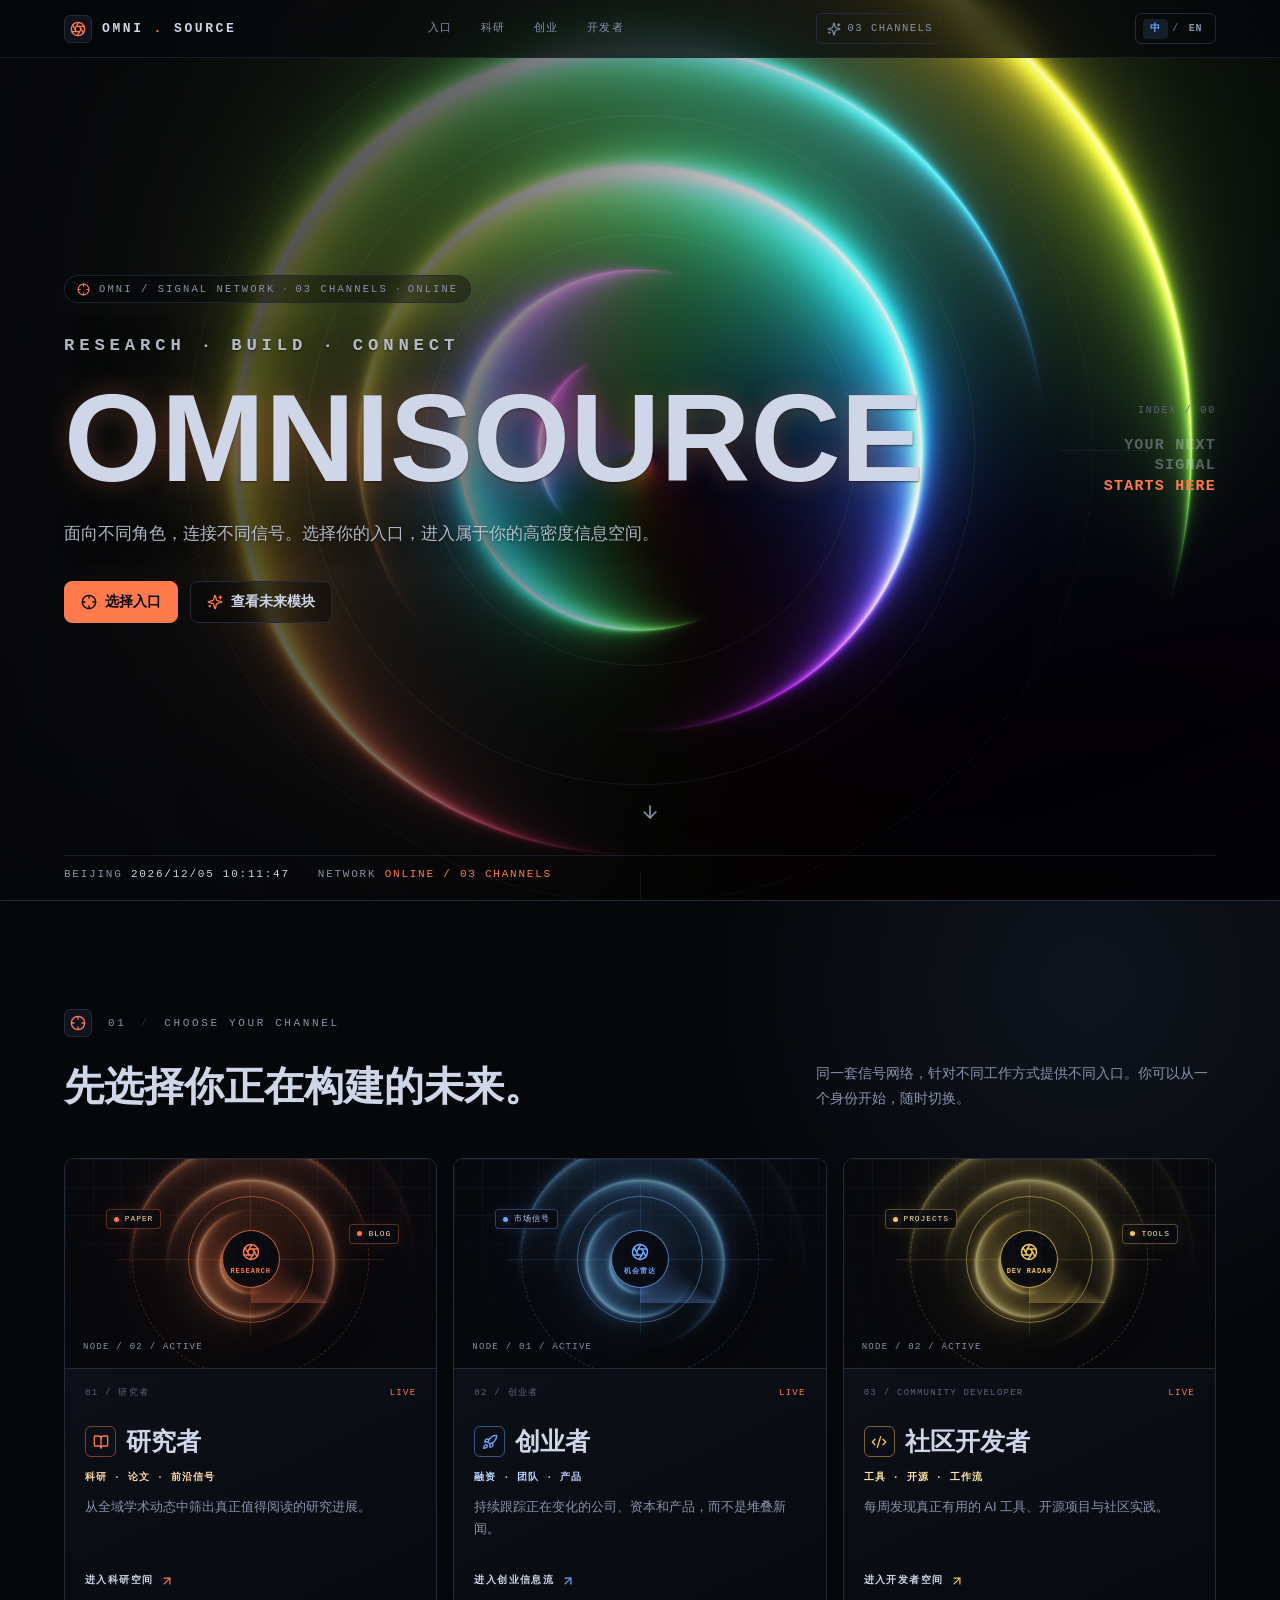
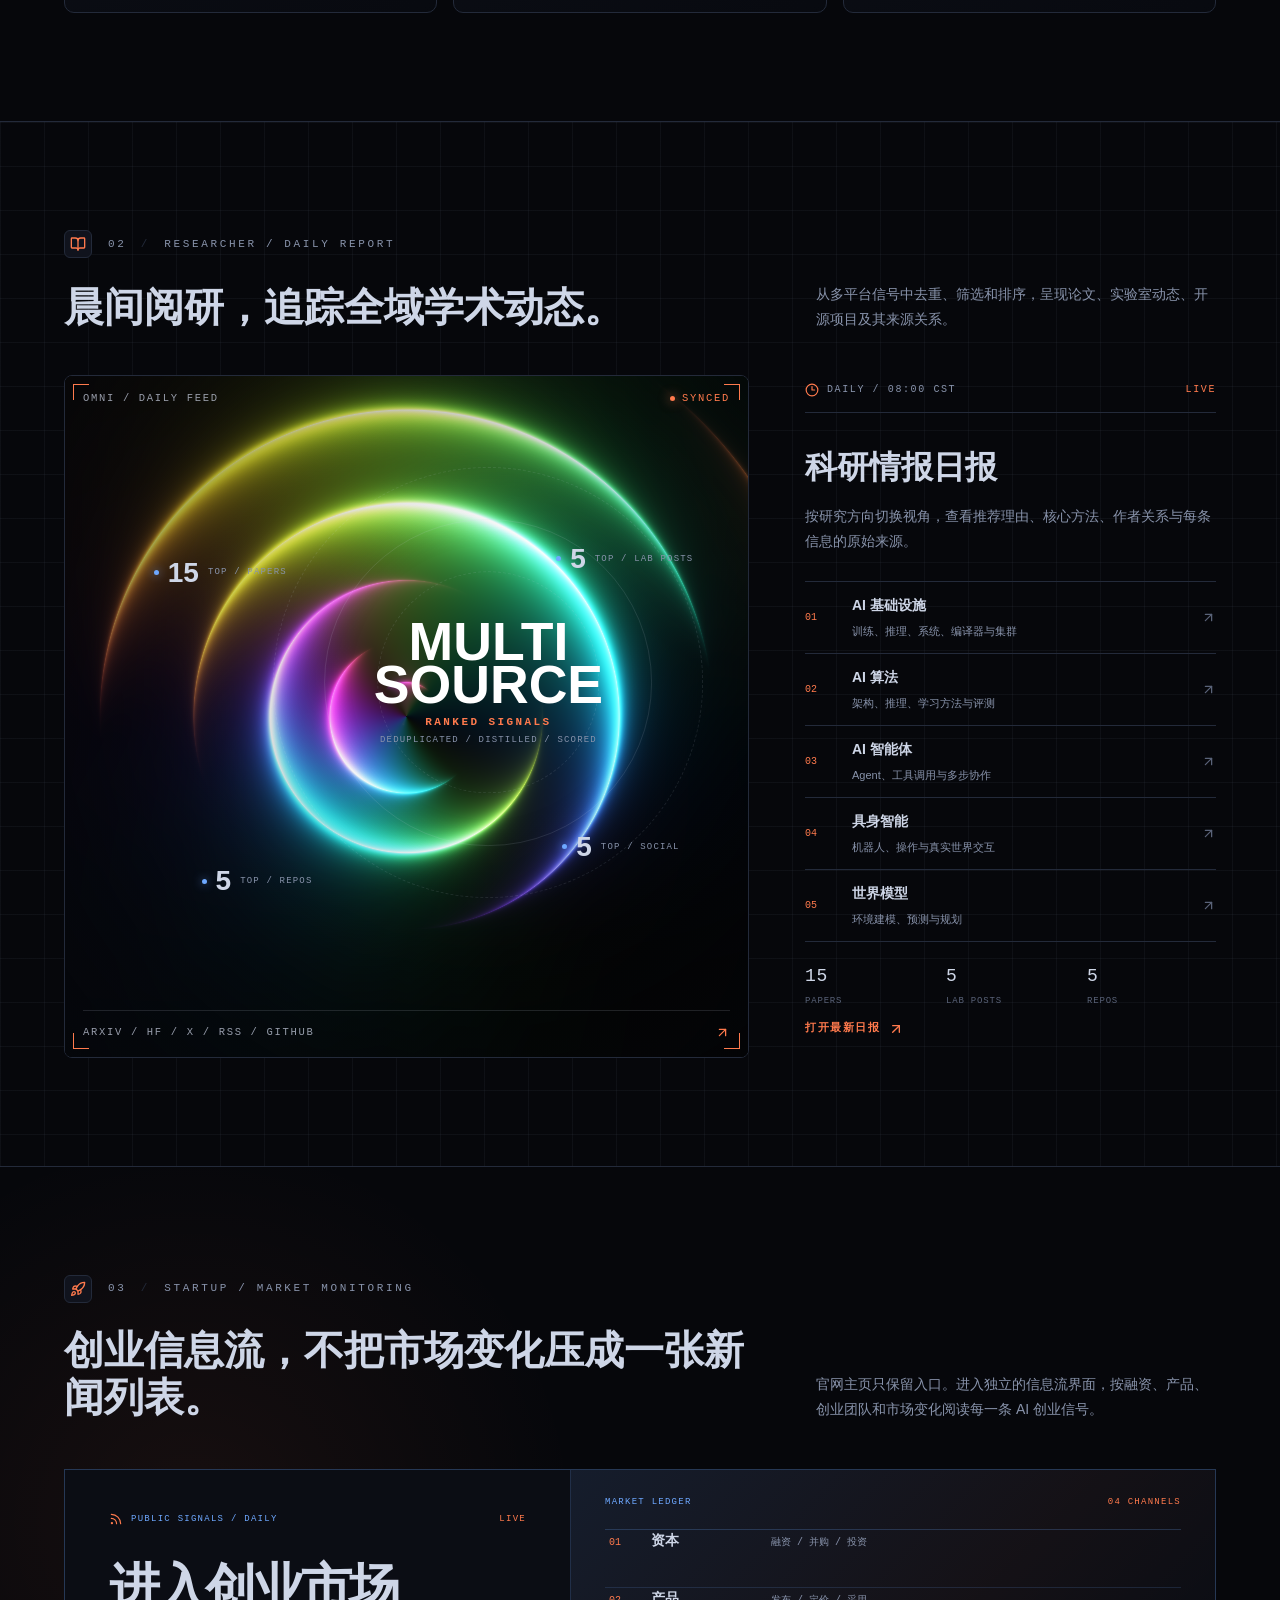
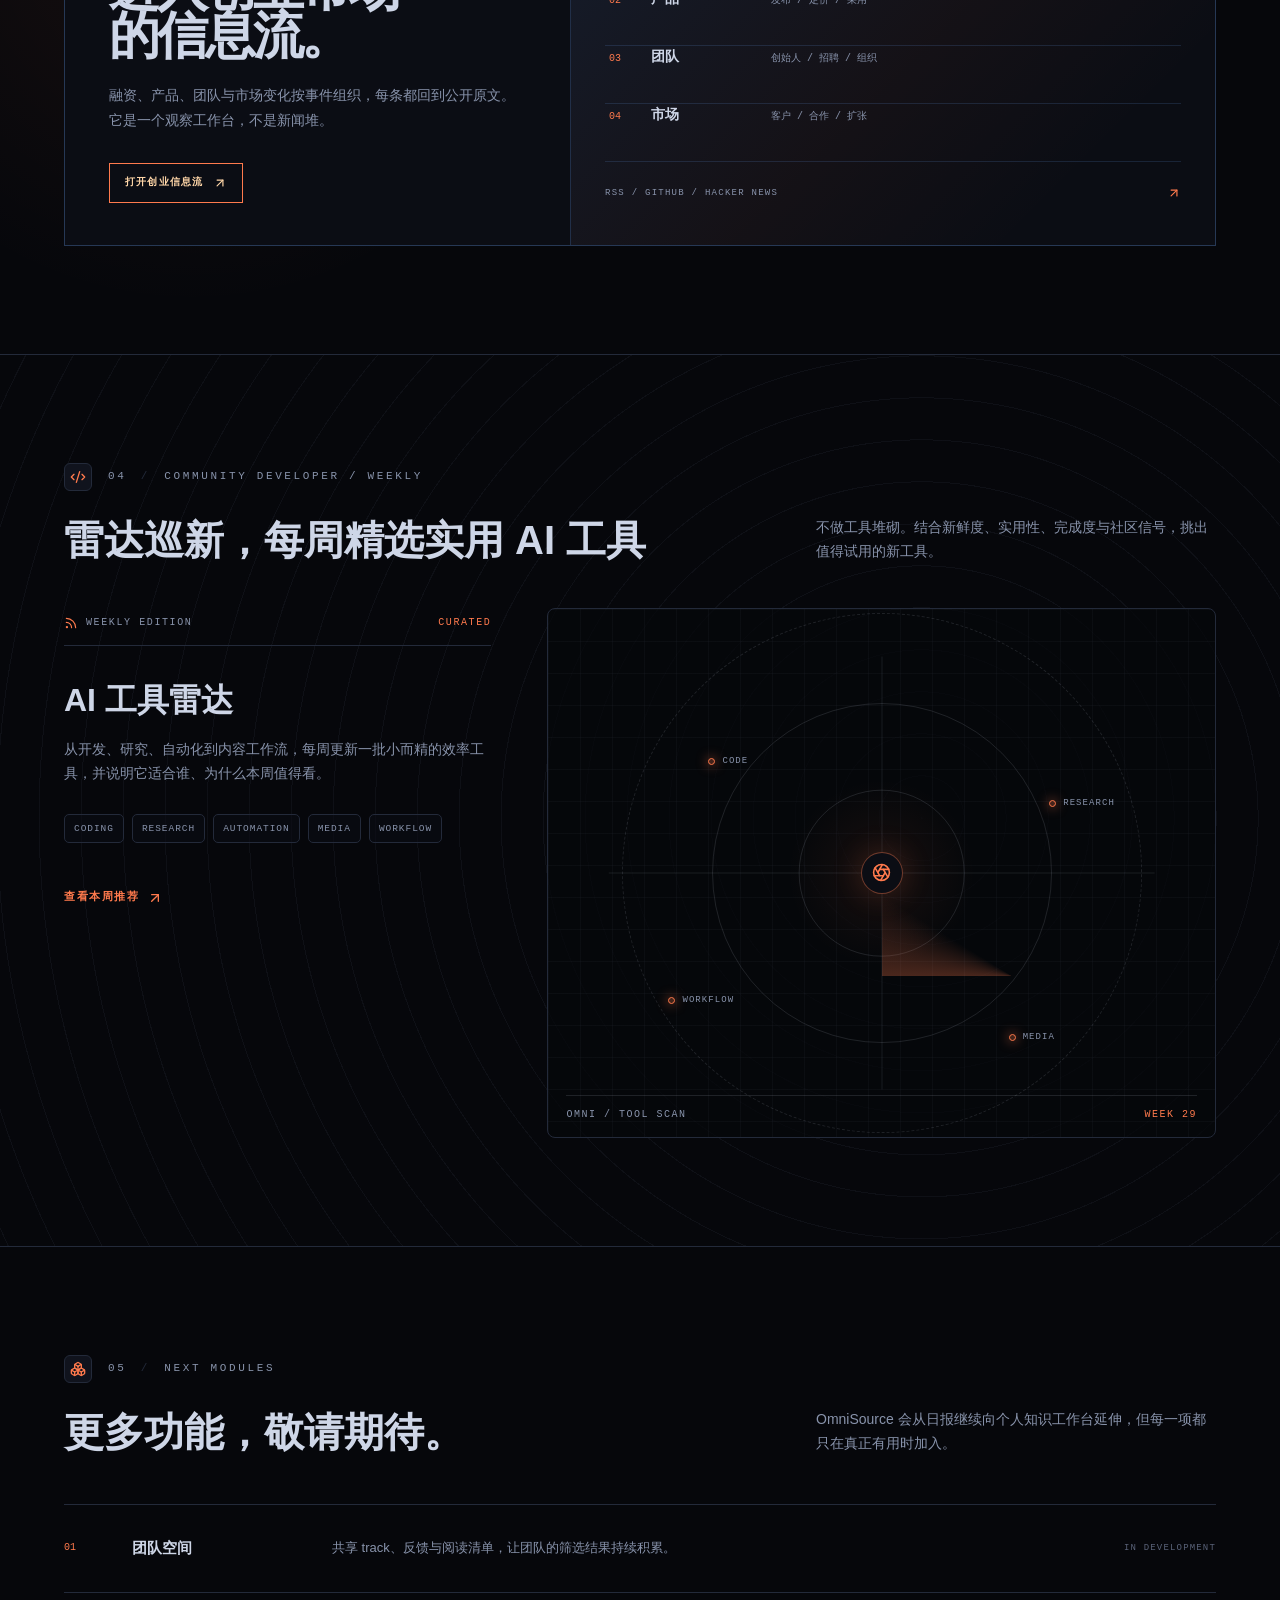
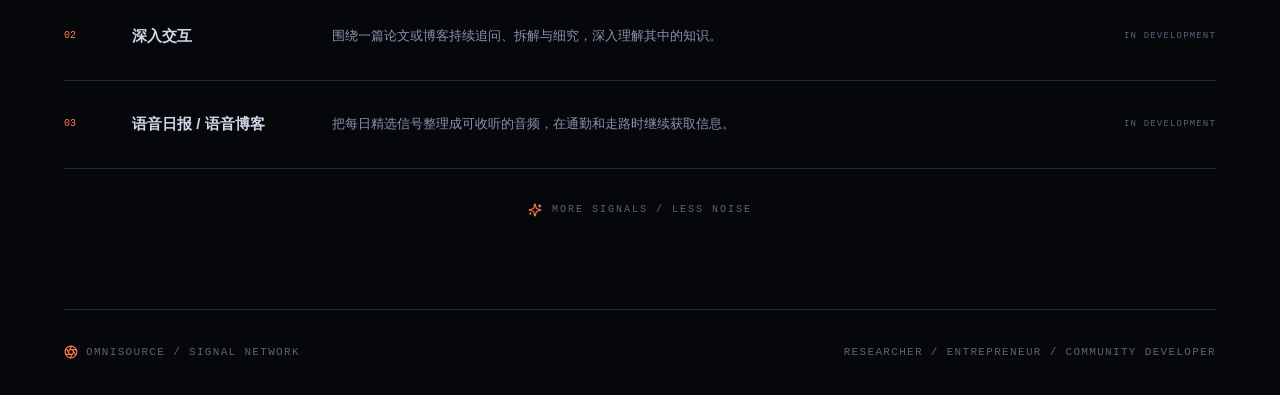
<file: index.html>
<!doctype html>
<html lang="zh-CN">
  <head>
    <meta charset="UTF-8" />
    <meta name="viewport" content="width=device-width, initial-scale=1.0" />
    <meta name="theme-color" content="#06070b" />
    <title>OmniSource — AI 科研、创业与工具情报平台</title>
    <meta
      name="description"
      content="OmniSource 是面向研究者、创业者和开发者的 AI 情报平台，每日聚合、去重并精选论文、开源项目、创业市场信号与实用工具。"
    />
    <meta name="robots" content="index,follow,max-image-preview:large,max-snippet:-1,max-video-preview:-1" />
    <meta name="google-site-verification" content="y1-bkvOkGbseZ5FlwJtQiZsk8Df6gAQ1V4r3CfZJrnU" />
    <link rel="canonical" href="https://lang-jiaqi.github.io/omnisource-site/" />
    <link rel="alternate" hreflang="zh-CN" href="https://lang-jiaqi.github.io/omnisource-site/" />
    <link rel="alternate" hreflang="en" href="https://lang-jiaqi.github.io/omnisource-site/en/" />
    <link rel="alternate" hreflang="x-default" href="https://lang-jiaqi.github.io/omnisource-site/" />
    <meta property="og:type" content="website" />
    <meta property="og:site_name" content="OmniSource" />
    <meta property="og:locale" content="zh_CN" />
    <meta property="og:locale:alternate" content="en_US" />
    <meta property="og:title" content="OmniSource — AI 科研、创业与工具情报平台" />
    <meta
      property="og:description"
      content="从多平台信号中筛选论文、开源项目、AI 创业动态与实用工具，为研究者、创业者和开发者提供高密度情报。"
    />
    <meta property="og:url" content="https://lang-jiaqi.github.io/omnisource-site/" />
    <meta name="twitter:card" content="summary" />
    <meta name="twitter:title" content="OmniSource — AI 科研、创业与工具情报平台" />
    <meta name="twitter:description" content="每日科研情报、创业市场信号与每周 AI 工具雷达。" />
    <script type="application/ld+json">
      {
        "@context": "https://schema.org",
        "@graph": [
          {
            "@type": "WebSite",
            "@id": "https://lang-jiaqi.github.io/omnisource-site/#website",
            "url": "https://lang-jiaqi.github.io/omnisource-site/",
            "name": "OmniSource",
            "alternateName": ["OmniSource AI", "全域信息源"],
            "description": "面向研究者、创业者和开发者的 AI 情报平台。",
            "inLanguage": ["zh-CN", "en"]
          },
          {
            "@type": "SoftwareApplication",
            "@id": "https://lang-jiaqi.github.io/omnisource-site/#software",
            "name": "OmniSource",
            "url": "https://lang-jiaqi.github.io/omnisource-site/",
            "codeRepository": "https://github.com/lang-jiaqi/OmniSource",
            "applicationCategory": "DeveloperApplication",
            "operatingSystem": "Web, macOS, Linux, Windows",
            "isAccessibleForFree": true,
            "description": "A self-hostable AI research intelligence pipeline and signal platform for papers, open-source projects, startup activity, and practical tools."
          }
        ]
      }
    </script>
    <script type="module" crossorigin src="./home-assets/main-DziW6wsd.js"></script>
    <link rel="stylesheet" crossorigin href="./home-assets/main-CVJWg9N3.css">
  </head>
  <body>
    <div id="root">
      <main>
        <h1>OmniSource</h1>
        <p>面向研究者、创业者和开发者的 AI 情报平台：每日科研情报、创业市场信号与每周 AI 工具雷达。</p>
        <nav aria-label="OmniSource 主要入口">
          <a href="report.html">科研情报日报</a>
          <a href="entrepreneur.html">AI 创业信息流</a>
          <a href="tools.html">AI 工具雷达</a>
          <a href="https://github.com/lang-jiaqi/OmniSource">OmniSource GitHub</a>
        </nav>
      </main>
    </div>
  </body>
</html>
</file>
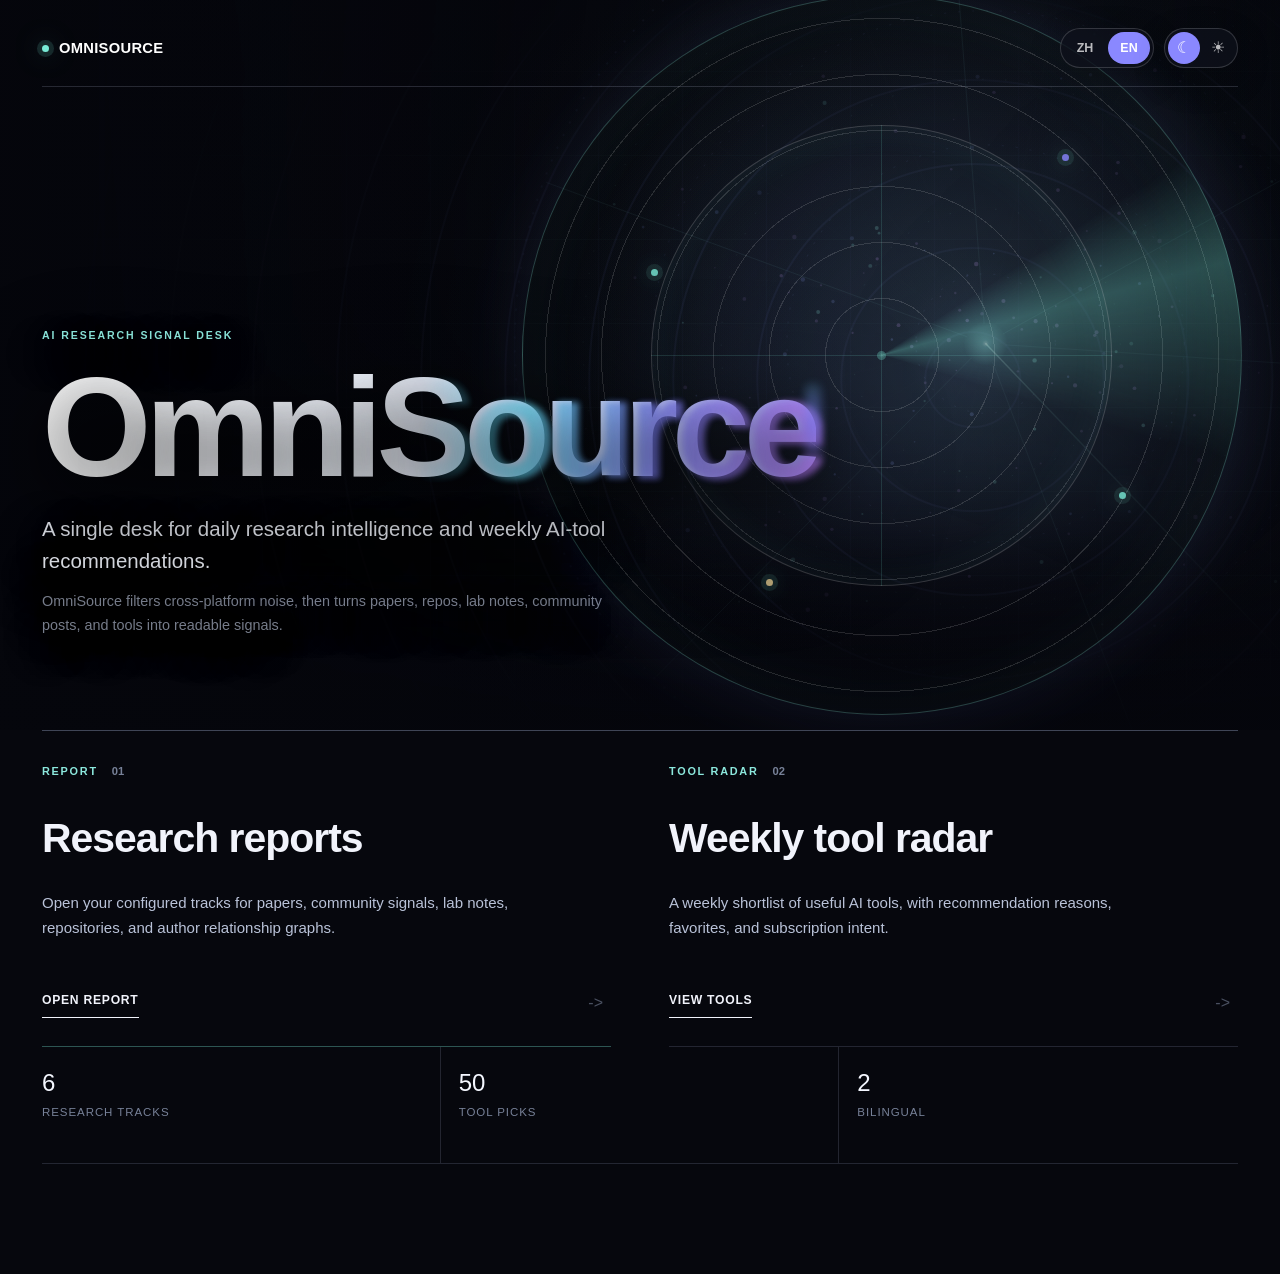
<file: en/index.html>
<!doctype html>
<html lang="en"><head><meta charset="utf-8">
<meta name="viewport" content="width=device-width, initial-scale=1">
<title>OmniSource — AI Research Intelligence and Tool Radar</title>
<meta name="description" content="OmniSource filters cross-platform noise, then turns papers, repos, lab notes, community posts, and tools into readable signals.">
<meta name="robots" content="index,follow,max-image-preview:large,max-snippet:-1,max-video-preview:-1">
<link rel="canonical" href="https://lang-jiaqi.github.io/omnisource-site/en/">
<link rel="alternate" hreflang="zh-CN" href="https://lang-jiaqi.github.io/omnisource-site/">
<link rel="alternate" hreflang="en" href="https://lang-jiaqi.github.io/omnisource-site/en/">
<link rel="alternate" hreflang="x-default" href="https://lang-jiaqi.github.io/omnisource-site/">
<meta property="og:type" content="website">
<meta property="og:site_name" content="OmniSource">
<meta property="og:locale" content="en_US">
<meta property="og:title" content="OmniSource — AI Research Intelligence and Tool Radar">
<meta property="og:description" content="OmniSource filters cross-platform noise, then turns papers, repos, lab notes, community posts, and tools into readable signals.">
<meta property="og:url" content="https://lang-jiaqi.github.io/omnisource-site/en/">
<meta name="twitter:card" content="summary">
<meta name="twitter:title" content="OmniSource — AI Research Intelligence and Tool Radar">
<meta name="twitter:description" content="OmniSource filters cross-platform noise, then turns papers, repos, lab notes, community posts, and tools into readable signals.">
<link rel="stylesheet" href="../theme.css">
<script>
  (() => {
    if (location.hash && location.hash.length > 1) {
      document.documentElement.dataset.redirecting = "true";
      location.replace("report.html" + location.hash);
      return;
    }
    const saved = localStorage.getItem("omnisource-theme");
    document.documentElement.dataset.theme = saved || "dark";
  })();
</script>
<style>
  :root {
    --bg:#05070d; --panel:rgba(14,18,31,.82); --fg:#f4f7ff; --muted:#9ba6bd; --body:#d6deef;
    --accent:#79ead6; --accent-2:#8a88ff; --warm:#dcc58c; --border:rgba(255,255,255,.12);
    --soft-border:rgba(255,255,255,.18); --ink:#0d1018; --button:#f3f5fb; --button-fg:#0d1018;
    --glass:rgba(9,13,26,.68); --shadow:0 24px 90px rgba(0,0,0,.35); --bg-mid:#080b13;
  }
  :root[data-theme="light"] {
    --bg:#f6f8fc; --panel:rgba(255,255,255,.86); --fg:#171821; --muted:#667085; --body:#303545;
    --accent:#147c71; --accent-2:#4257c9; --warm:#946a1f; --border:rgba(25,32,48,.12);
    --soft-border:rgba(25,32,48,.18); --ink:#ffffff; --button:#171821; --button-fg:#ffffff;
    --glass:rgba(255,255,255,.74); --shadow:0 22px 70px rgba(23,24,33,.12); --bg-mid:#eef2f8;
  }
  * { box-sizing:border-box; }
  html[data-redirecting="true"] body { display:none; }
  body { margin:0; background:
      linear-gradient(180deg, var(--bg) 0%, var(--bg-mid) 48%, var(--bg) 100%);
    color:var(--fg);
    font:16px/1.55 -apple-system,BlinkMacSystemFont,"Segoe UI",Roboto,sans-serif; }
  a { color:inherit; text-decoration:none; }
  button { font:inherit; }
  .home-hero { position:relative; min-height:560px; overflow:hidden;
    background:
      radial-gradient(circle at 76% 32%, rgba(138,136,255,.34), transparent 34%),
      radial-gradient(circle at 84% 70%, rgba(121,234,214,.22), transparent 28%),
      linear-gradient(135deg, #050714 0%, #101735 52%, #06131d 100%);
    border-bottom:1px solid var(--border); box-shadow:inset 0 -150px 120px var(--bg); }
  .home-hero::before { content:""; position:absolute; inset:0; pointer-events:none;
    background:
      linear-gradient(rgba(255,255,255,.07) 1px, transparent 1px),
      linear-gradient(90deg, rgba(121,234,214,.06) 1px, transparent 1px);
    background-size:38px 38px; opacity:.43; mask-image:linear-gradient(to bottom, rgba(0,0,0,.96), transparent 92%); }
  .home-hero::after { content:""; position:absolute; inset:0; pointer-events:none;
    background:
      linear-gradient(115deg, transparent 0%, rgba(121,234,214,.10) 38%, transparent 56%),
      linear-gradient(100deg, rgba(5,7,16,.95) 0%, rgba(5,7,16,.64) 52%, rgba(5,7,16,.82) 100%),
      linear-gradient(180deg, transparent 0%, rgba(5,7,13,.72) 100%); }
  .hero-network { position:absolute; inset:0; width:100%; height:100%; display:block; z-index:0; }
  .home-hero-inner { position:relative; z-index:2; max-width:1180px; margin:0 auto; min-height:560px;
    padding:24px 20px 118px; display:flex; flex-direction:column; justify-content:space-between; }
  .topline { display:flex; align-items:center; justify-content:space-between; gap:16px; }
  .brand-mark { display:inline-flex; align-items:center; gap:10px; min-height:38px; padding:0 14px;
    border:1px solid rgba(255,255,255,.15); border-radius:999px; background:rgba(8,10,20,.5);
    color:#fff; font-weight:900; letter-spacing:0; box-shadow:0 14px 42px rgba(0,0,0,.2); }
  .brand-dot { width:10px; height:10px; border-radius:50%; background:var(--accent);
    box-shadow:0 0 0 5px rgba(121,234,214,.14), 0 0 26px rgba(121,234,214,.55); }
  .top-actions { display:flex; align-items:center; gap:10px; flex-wrap:wrap; }
  .lang-switch, .theme-switch { display:inline-flex; align-items:center; gap:2px; padding:3px;
    background:rgba(15,17,28,.78); border:1px solid rgba(255,255,255,.16); border-radius:999px;
    box-shadow:0 12px 34px rgba(0,0,0,.22); }
  .lang-option { display:grid; place-items:center; min-width:42px; height:32px; border-radius:999px;
    padding:0 .75rem; color:rgba(255,255,255,.72); font-size:.78rem; font-weight:800; line-height:1; }
  .lang-option.active { background:var(--accent-2); color:#fff; }
  .theme-option { appearance:none; display:grid; place-items:center; width:32px; height:32px; border:0;
    border-radius:999px; padding:0; background:transparent; color:rgba(255,255,255,.72);
    font-size:1rem; line-height:1; cursor:pointer; }
  .theme-option.active { background:var(--accent-2); color:#fff; }
  .topline, .hero-copy { position:relative; z-index:3; }
  .hero-copy { max-width:900px; color:#fff; text-shadow:0 18px 64px rgba(0,0,0,.5); }
  .eyebrow { display:inline-flex; align-items:center; min-height:28px; padding:0 10px;
    border:1px solid rgba(121,234,214,.32); border-radius:999px; color:#c8fff7;
    background:rgba(121,234,214,.08); font-size:.74rem; font-weight:900; letter-spacing:.08em;
    text-transform:uppercase; }
  h1 { position:relative; display:inline-block; margin:14px 0 0;
    font-size:clamp(3.8rem, 8vw, 7.4rem); line-height:.88; letter-spacing:0;
    color:transparent;
    background:linear-gradient(92deg, #ffffff 0%, #f1f6ff 46%, #c7d8ff 72%, #a99cff 100%);
    -webkit-background-clip:text; background-clip:text;
    filter:drop-shadow(0 18px 46px rgba(0,0,0,.32)); isolation:isolate; }
  h1::before { content:attr(data-title); position:absolute; inset:0; z-index:-1;
    color:transparent; background:linear-gradient(96deg, transparent 0 48%, rgba(104,225,255,.98) 62%, rgba(129,132,255,.96) 78%, rgba(195,126,255,.82) 100%);
    -webkit-background-clip:text; background-clip:text; -webkit-text-stroke:2px transparent;
    transform:translate(6px, 2px); filter:blur(3px); opacity:.8; pointer-events:none; }
  h1::after { content:""; position:absolute; right:-.04em; top:12%; width:.12em; height:72%; z-index:-1;
    border-radius:999px; background:linear-gradient(180deg, rgba(111,226,255,.2), rgba(126,128,255,.78), rgba(195,129,255,.22));
    filter:blur(5px); opacity:.82; pointer-events:none; }
  .hero-lead { max-width:780px; margin:20px 0 0; color:rgba(255,255,255,.9);
    font-size:clamp(1.08rem, 2vw, 1.42rem); line-height:1.46; }
  .hero-subcopy { max-width:720px; margin:10px 0 0; color:rgba(224,232,250,.72);
    font-size:1rem; line-height:1.6; }
  .hero-instrument { position:absolute; right:18px; bottom:64px; z-index:1; width:min(430px, 42vw);
    aspect-ratio:1; border-radius:50%; opacity:.96; filter:drop-shadow(0 28px 80px rgba(0,0,0,.36)); }
  .hero-instrument::before { content:""; position:absolute; inset:0; border-radius:50%;
    background:
      conic-gradient(from 208deg, transparent 0 58%, rgba(121,234,214,.34) 63%, transparent 72%),
      radial-gradient(circle, rgba(121,234,214,.18) 0 2px, transparent 3px),
      repeating-radial-gradient(circle, rgba(255,255,255,.16) 0 1px, transparent 1px 56px);
    border:1px solid rgba(121,234,214,.2); animation:radarSpin 13s linear infinite; }
  .hero-instrument::after { content:""; position:absolute; inset:18%; border-radius:50%;
    background:radial-gradient(circle, rgba(121,234,214,.36) 0 4px, transparent 5px),
      linear-gradient(90deg, transparent calc(50% - .5px), rgba(121,234,214,.18) 50%, transparent calc(50% + .5px)),
      linear-gradient(0deg, transparent calc(50% - .5px), rgba(121,234,214,.18) 50%, transparent calc(50% + .5px));
    border:1px solid rgba(255,255,255,.16); box-shadow:inset 0 0 42px rgba(121,234,214,.08); }
  .radar-node { position:absolute; width:7px; height:7px; border-radius:50%; background:var(--accent);
    box-shadow:0 0 0 5px rgba(121,234,214,.12), 0 0 22px rgba(121,234,214,.64); }
  .radar-node:nth-child(1) { left:18%; top:38%; }
  .radar-node:nth-child(2) { right:24%; top:22%; background:var(--accent-2); }
  .radar-node:nth-child(3) { right:16%; bottom:30%; }
  .radar-node:nth-child(4) { left:34%; bottom:18%; background:var(--warm); }
  @keyframes radarSpin { to { transform:rotate(360deg); } }
  .home-shell { max-width:1180px; margin:-72px auto 0; padding:0 20px 80px; position:relative; z-index:3; }
  .entry-grid { display:grid; grid-template-columns:repeat(2, minmax(0, 1fr)); gap:14px; align-items:stretch; }
  .entry-card { position:relative; min-height:242px; border:1px solid var(--border); border-radius:8px;
    background:var(--glass); padding:22px; box-shadow:var(--shadow); overflow:hidden;
    backdrop-filter:blur(18px); display:flex; flex-direction:column; gap:16px;
    transition:transform .18s ease, border-color .18s ease, background .18s ease; }
  .entry-card::before { content:""; position:absolute; inset:0 0 auto; height:3px;
    background:linear-gradient(90deg, var(--accent), var(--accent-2), var(--warm)); opacity:.88; }
  .entry-card:hover { transform:translateY(-2px); border-color:rgba(121,234,214,.42); }
  .entry-card.primary { border-color:rgba(121,234,214,.34); }
  .entry-kicker { display:flex; align-items:center; justify-content:space-between; gap:12px;
    color:var(--accent); font-size:.74rem; font-weight:900; letter-spacing:.08em; text-transform:uppercase; }
  .entry-kicker::after { content:attr(data-index); color:var(--muted); font-size:.8rem; letter-spacing:0; }
  .entry-card h2 { margin:0; font-size:1.62rem; line-height:1.12; letter-spacing:0; }
  .entry-card p { margin:0; color:var(--body); font-size:1rem; line-height:1.62; }
  .entry-card footer { margin-top:auto; display:flex; align-items:center; justify-content:space-between; gap:12px; }
  .entry-link { display:inline-flex; align-items:center; justify-content:center; min-height:40px; padding:0 15px;
    border-radius:999px; border:1px solid transparent; background:var(--button); color:var(--button-fg); font-weight:900; }
  .entry-link.secondary { background:transparent; color:var(--fg); border:1px solid var(--soft-border); }
  .metric-row { display:grid; grid-template-columns:repeat(3, minmax(0, 1fr)); gap:10px; margin-top:12px; }
  .metric { border:1px solid var(--border); border-radius:8px; background:var(--panel); padding:15px 16px;
    backdrop-filter:blur(14px); }
  .metric strong { display:block; font-size:1.68rem; line-height:1; color:var(--fg); }
  .metric span { display:block; margin-top:7px; color:var(--muted); font-size:.82rem; }
  @media (max-width:800px) {
    .home-hero, .home-hero-inner { min-height:520px; }
    .topline { align-items:flex-start; flex-direction:column; }
    h1 { font-size:clamp(3.1rem, 18vw, 4.6rem); }
    .hero-instrument { width:330px; right:-118px; bottom:76px; opacity:.48; }
    .entry-grid, .metric-row { grid-template-columns:1fr; }
    .home-shell { margin-top:-54px; }
  }
</style><link rel="stylesheet" href="../theme.css"></head>
<body>
<header class="home-hero">
  <canvas class="hero-network" id="heroNetwork" aria-hidden="true"></canvas>
  <div class="home-hero-inner">
    <div class="topline">
      <div class="brand-mark"><span class="brand-dot" aria-hidden="true"></span><span>OmniSource</span></div>
      <div class="top-actions">
        <div class="lang-switch" aria-label="Language"><a class="lang-option" href="../" hreflang="zh">ZH</a><a class="lang-option active" href="./" hreflang="en">EN</a></div>
        <div class="theme-switch" role="group" aria-label="Theme">
          <button class="theme-option" type="button" data-theme-choice="dark" aria-label="Dark theme" title="Dark theme"><span aria-hidden="true">☾</span></button>
          <button class="theme-option" type="button" data-theme-choice="light" aria-label="Light theme" title="Light theme"><span aria-hidden="true">☀</span></button>
        </div>
      </div>
    </div>
    <div class="hero-copy">
      <div class="eyebrow">AI research signal desk</div>
      <h1 data-title="OmniSource">OmniSource</h1>
      <p class="hero-lead">A single desk for daily research intelligence and weekly AI-tool recommendations.</p>
      <p class="hero-subcopy">OmniSource filters cross-platform noise, then turns papers, repos, lab notes, community posts, and tools into readable signals.</p>
    </div>
    <div class="hero-instrument" aria-hidden="true">
      <span class="radar-node"></span>
      <span class="radar-node"></span>
      <span class="radar-node"></span>
      <span class="radar-node"></span>
    </div>
  </div>
</header>
<main class="home-shell">
  <section class="entry-grid" aria-label="OmniSource entry points">
    <article class="entry-card primary">
      <div class="entry-kicker" data-index="01">Report</div>
      <h2>Research reports</h2>
      <p>Open your configured tracks for papers, community signals, lab notes, repositories, and author relationship graphs.</p>
      <footer><a class="entry-link" href="report.html">Open report</a></footer>
    </article>
    <article class="entry-card">
      <div class="entry-kicker" data-index="02">Tool Radar</div>
      <h2>Weekly tool radar</h2>
      <p>A weekly shortlist of useful AI tools, with recommendation reasons, favorites, and subscription intent.</p>
      <footer><a class="entry-link" href="tools.html">View tools</a></footer>
    </article>
  </section>
  <section class="metric-row" aria-label="OmniSource summary">
    <div class="metric"><strong>6</strong><span>research tracks</span></div>
    <div class="metric"><strong>50</strong><span>tool picks</span></div>
    <div class="metric"><strong>2</strong><span>bilingual</span></div>
  </section>
</main>
<script>
  const applyTheme = choice => {
    document.documentElement.dataset.theme = choice;
    localStorage.setItem("omnisource-theme", choice);
    document.querySelectorAll("[data-theme-choice]").forEach(button => {
      button.classList.toggle("active", button.dataset.themeChoice === choice);
    });
  };
  applyTheme(localStorage.getItem("omnisource-theme") || "dark");
  document.querySelectorAll("[data-theme-choice]").forEach(button => {
    button.addEventListener("click", () => applyTheme(button.dataset.themeChoice));
  });
  const canvas = document.getElementById("heroNetwork");
  const hero = document.querySelector(".home-hero");
  const ctx = canvas.getContext("2d");
  const pointer = { x: 0, y: 0, active: false };
  const aperture = { x: 0, y: 0 };
  let width = 0;
  let height = 0;
  let nodes = [];
  const colors = {
    cyan: "rgba(126, 232, 220, 0.82)",
    blue: "rgba(127, 150, 255, 0.72)",
    violet: "rgba(192, 144, 255, 0.62)",
    line: "rgba(132, 160, 255, 0.16)",
    hot: "rgba(134, 232, 225, 0.42)"
  };
  const resizeNetwork = () => {
    const rect = hero.getBoundingClientRect();
    const dpr = Math.min(window.devicePixelRatio || 1, 2);
    width = Math.max(1, Math.floor(rect.width));
    height = Math.max(1, Math.floor(rect.height));
    canvas.width = Math.floor(width * dpr);
    canvas.height = Math.floor(height * dpr);
    canvas.style.width = width + "px";
    canvas.style.height = height + "px";
    ctx.setTransform(dpr, 0, 0, dpr, 0, 0);
    aperture.x = width * .77;
    aperture.y = height * .47;
    const count = Math.max(88, Math.min(160, Math.floor(width / 8)));
    nodes = Array.from({ length: count }, (_, index) => ({
      angle: Math.random() * Math.PI * 2,
      radius: 35 + Math.random() * Math.min(width, height) * .55,
      speed: (.04 + Math.random() * .12) * (index % 2 ? 1 : -1),
      drift: Math.random() * Math.PI * 2,
      size: index % 11 === 0 ? 2.2 : .75 + Math.random() * 1.35,
      phase: Math.random() * Math.PI * 2,
      hue: index % 5
    }));
  };
  hero.addEventListener("pointermove", event => {
    const rect = hero.getBoundingClientRect();
    pointer.x = event.clientX - rect.left;
    pointer.y = event.clientY - rect.top;
    pointer.active = true;
  });
  hero.addEventListener("pointerleave", () => { pointer.active = false; });
  window.addEventListener("resize", resizeNetwork);
  const drawNetwork = time => {
    ctx.clearRect(0, 0, width, height);
    const t = time * 0.001;
    const targetX = pointer.active ? pointer.x : width * .77;
    const targetY = pointer.active ? pointer.y : height * .47;
    aperture.x += (targetX - aperture.x) * .035;
    aperture.y += (targetY - aperture.y) * .035;
    ctx.save();
    ctx.globalCompositeOperation = "lighter";
    const maxRadius = Math.min(width, height) * .64;
    const glow = ctx.createRadialGradient(aperture.x, aperture.y, 0, aperture.x, aperture.y, maxRadius);
    glow.addColorStop(0, "rgba(137, 167, 255, .22)");
    glow.addColorStop(.18, "rgba(128, 229, 218, .08)");
    glow.addColorStop(.52, "rgba(80, 95, 196, .035)");
    glow.addColorStop(1, "rgba(0, 0, 0, 0)");
    ctx.fillStyle = glow;
    ctx.fillRect(0, 0, width, height);
    ctx.translate(aperture.x, aperture.y);
    for (let ring = 1; ring <= 7; ring += 1) {
      const radius = maxRadius * (ring / 7);
      ctx.globalAlpha = .2 - ring * .014;
      ctx.strokeStyle = ring % 2 ? colors.blue : colors.cyan;
      ctx.lineWidth = ring === 7 ? 1.8 : 1;
      ctx.setLineDash(ring % 2 ? [2, 12] : [1, 22]);
      ctx.beginPath();
      ctx.arc(0, 0, radius + Math.sin(t * .22 + ring) * 3, 0, Math.PI * 2);
      ctx.stroke();
    }
    ctx.setLineDash([]);
    const sweepAngle = t * .22;
    const sweepGradient = ctx.createLinearGradient(0, 0, Math.cos(sweepAngle) * maxRadius, Math.sin(sweepAngle) * maxRadius);
    sweepGradient.addColorStop(0, "rgba(229, 255, 249, .42)");
    sweepGradient.addColorStop(.18, "rgba(140, 232, 221, .2)");
    sweepGradient.addColorStop(1, "rgba(140, 232, 221, 0)");
    ctx.globalAlpha = .9;
    ctx.strokeStyle = sweepGradient;
    ctx.lineWidth = 1.4;
    ctx.beginPath();
    ctx.moveTo(0, 0);
    ctx.lineTo(Math.cos(sweepAngle) * maxRadius, Math.sin(sweepAngle) * maxRadius);
    ctx.stroke();
    for (let ray = 0; ray < 22; ray += 1) {
      const angle = ray * Math.PI * 2 / 22 + t * .018;
      ctx.globalAlpha = ray % 4 === 0 ? .24 : .08;
      ctx.strokeStyle = ray % 4 === 0 ? colors.hot : colors.line;
      ctx.lineWidth = ray % 4 === 0 ? 1 : .55;
      ctx.beginPath();
      ctx.moveTo(Math.cos(angle) * 20, Math.sin(angle) * 20);
      ctx.lineTo(Math.cos(angle) * maxRadius, Math.sin(angle) * maxRadius);
      ctx.stroke();
    }
    nodes.forEach((node, index) => {
      node.angle += node.speed * .006;
      const radius = node.radius + Math.sin(t * .18 + node.drift) * 4;
      const x = Math.cos(node.angle) * radius;
      const y = Math.sin(node.angle) * radius * .74;
      const alpha = Math.max(.08, .76 - radius / maxRadius * .62);
      ctx.globalAlpha = alpha * (.72 + Math.sin(t * 1.5 + node.phase) * .2);
      ctx.fillStyle = node.hue === 0 ? colors.cyan : node.hue === 1 ? colors.blue : colors.violet;
      ctx.beginPath();
      ctx.arc(x, y, node.size, 0, Math.PI * 2);
      ctx.fill();
    });
    ctx.globalAlpha = .74;
    const core = ctx.createRadialGradient(0, 0, 0, 0, 0, 22);
    core.addColorStop(0, "rgba(229, 255, 249, .92)");
    core.addColorStop(.16, "rgba(128, 229, 218, .62)");
    core.addColorStop(1, "rgba(128, 229, 218, 0)");
    ctx.fillStyle = core;
    ctx.beginPath();
    ctx.arc(0, 0, 22, 0, Math.PI * 2);
    ctx.fill();
    ctx.restore();
    requestAnimationFrame(drawNetwork);
  };
  resizeNetwork();
  requestAnimationFrame(drawNetwork);
</script>
</body></html>
</file>
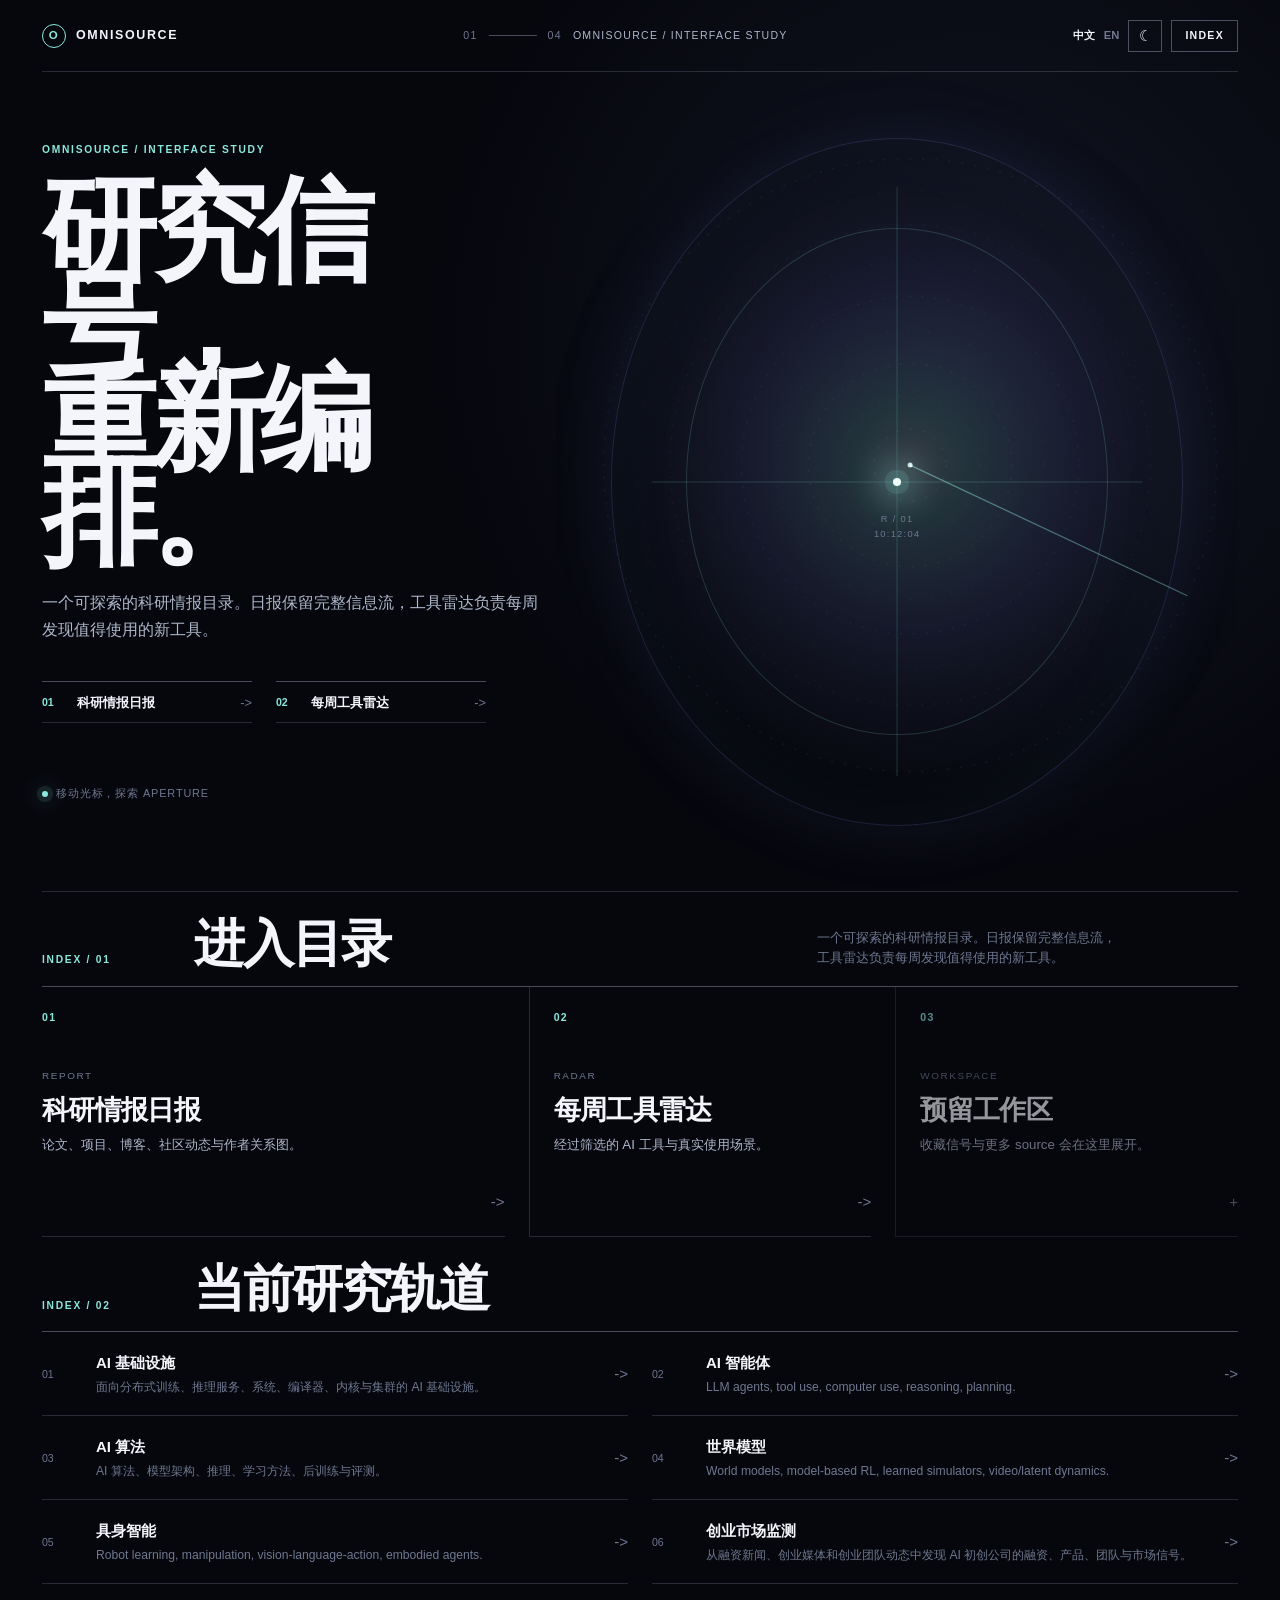
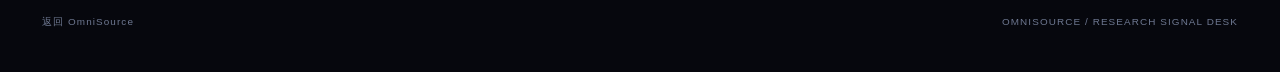
<file: directory.html>
<!doctype html>
<html lang="zh"><head><meta charset="utf-8">
<meta name="viewport" content="width=device-width, initial-scale=1">
<title>OmniSource — 研究信号， 重新编排。</title>
<meta name="description" content="一个可探索的科研情报目录。日报保留完整信息流，工具雷达负责每周发现值得使用的新工具。">
<meta name="robots" content="index,follow,max-image-preview:large,max-snippet:-1,max-video-preview:-1">
<link rel="canonical" href="https://lang-jiaqi.github.io/omnisource-site/directory.html">
<link rel="alternate" hreflang="zh-CN" href="https://lang-jiaqi.github.io/omnisource-site/directory.html">
<link rel="alternate" hreflang="en" href="https://lang-jiaqi.github.io/omnisource-site/en/directory.html">
<link rel="alternate" hreflang="x-default" href="https://lang-jiaqi.github.io/omnisource-site/directory.html">
<meta property="og:type" content="website">
<meta property="og:site_name" content="OmniSource">
<meta property="og:locale" content="zh_CN">
<meta property="og:title" content="OmniSource — 研究信号， 重新编排。">
<meta property="og:description" content="一个可探索的科研情报目录。日报保留完整信息流，工具雷达负责每周发现值得使用的新工具。">
<meta property="og:url" content="https://lang-jiaqi.github.io/omnisource-site/directory.html">
<meta name="twitter:card" content="summary">
<meta name="twitter:title" content="OmniSource — 研究信号， 重新编排。">
<meta name="twitter:description" content="一个可探索的科研情报目录。日报保留完整信息流，工具雷达负责每周发现值得使用的新工具。">
<link rel="stylesheet" href="directory.css">
</head>
<body>
<div class="directory-shell">
  <header class="directory-nav">
    <a class="directory-wordmark" href="report.html" aria-label="OmniSource"><span class="directory-mark">O</span><span>OMNISOURCE</span></a>
    <div class="directory-nav-meta"><span>01</span><i></i><span>04</span><span class="directory-nav-label">OmniSource / interface study</span></div>
    <div class="directory-nav-actions"><div class="directory-lang"><a class="lang-option active" href="directory.html" hreflang="zh">中文</a><a class="lang-option" href="en/directory.html" hreflang="en">EN</a></div><button class="directory-theme-button" id="directoryTheme" type="button" aria-label="Toggle theme">☾</button><button class="directory-menu-button" type="button" aria-expanded="false" aria-controls="directoryMenu">INDEX</button></div>
  </header>

  <main>
    <section class="directory-hero" aria-labelledby="directoryTitle">
      <div class="directory-hero-copy">
        <span class="directory-kicker">OmniSource / interface study</span>
        <h1 id="directoryTitle">研究信号，<br>重新编排。</h1>
        <p>一个可探索的科研情报目录。日报保留完整信息流，工具雷达负责每周发现值得使用的新工具。</p>
        <div class="directory-hero-links"><a href="report.html"><span>01</span>科研情报日报<b aria-hidden="true">-></b></a><a href="tools.html"><span>02</span>每周工具雷达<b aria-hidden="true">-></b></a></div>
        <div class="directory-status"><span class="directory-status-dot"></span><span>移动光标，探索 aperture</span></div>
      </div>
      <div class="directory-aperture" aria-label="Interactive radial aperture">
        <canvas id="directoryAperture" aria-hidden="true"></canvas>
        <span class="aperture-cross aperture-cross-x"></span><span class="aperture-cross aperture-cross-y"></span>
        <span class="aperture-core"></span><span class="aperture-readout">R / 01<br><span data-beijing-time>北京时间</span></span>
      </div>
    </section>

    <section class="directory-index" id="directoryIndex" aria-labelledby="indexTitle">
      <div class="directory-section-heading"><span>INDEX / 01</span><h2 id="indexTitle">进入目录</h2><p>一个可探索的科研情报目录。日报保留完整信息流，工具雷达负责每周发现值得使用的新工具。</p></div>
      <div class="directory-project-grid">
        <a class="directory-project directory-project-featured" href="report.html"><span class="directory-project-number">01</span><span class="directory-project-kind">REPORT</span><strong>科研情报日报</strong><small>论文、项目、博客、社区动态与作者关系图。</small><b aria-hidden="true">-></b></a>
        <a class="directory-project" href="tools.html"><span class="directory-project-number">02</span><span class="directory-project-kind">RADAR</span><strong>每周工具雷达</strong><small>经过筛选的 AI 工具与真实使用场景。</small><b aria-hidden="true">-></b></a>
        <div class="directory-project directory-project-muted"><span class="directory-project-number">03</span><span class="directory-project-kind">WORKSPACE</span><strong>预留工作区</strong><small>收藏信号与更多 source 会在这里展开。</small><b aria-hidden="true">+</b></div>
      </div>
    </section>

    <section class="directory-tracks" aria-labelledby="tracksTitle">
      <div class="directory-section-heading"><span>INDEX / 02</span><h2 id="tracksTitle">当前研究轨道</h2></div>
      <div class="directory-track-list"><a class="directory-track" href="report.html#ai-infra"><span class="directory-track-number">01</span><span><strong>AI 基础设施</strong><small>面向分布式训练、推理服务、系统、编译器、内核与集群的 AI 基础设施。</small></span><span class="directory-arrow" aria-hidden="true">-></span></a><a class="directory-track" href="report.html#llm-agents"><span class="directory-track-number">02</span><span><strong>AI 智能体</strong><small>LLM agents, tool use, computer use, reasoning, planning.</small></span><span class="directory-arrow" aria-hidden="true">-></span></a><a class="directory-track" href="report.html#ai-algorithm"><span class="directory-track-number">03</span><span><strong>AI 算法</strong><small>AI 算法、模型架构、推理、学习方法、后训练与评测。</small></span><span class="directory-arrow" aria-hidden="true">-></span></a><a class="directory-track" href="report.html#world-models"><span class="directory-track-number">04</span><span><strong>世界模型</strong><small>World models, model-based RL, learned simulators, video/latent dynamics.</small></span><span class="directory-arrow" aria-hidden="true">-></span></a><a class="directory-track" href="report.html#robotics"><span class="directory-track-number">05</span><span><strong>具身智能</strong><small>Robot learning, manipulation, vision-language-action, embodied agents.</small></span><span class="directory-arrow" aria-hidden="true">-></span></a><a class="directory-track" href="entrepreneur.html"><span class="directory-track-number">06</span><span><strong>创业市场监测</strong><small>从融资新闻、创业媒体和创业团队动态中发现 AI 初创公司的融资、产品、团队与市场信号。</small></span><span class="directory-arrow" aria-hidden="true">-></span></a></div>
    </section>
  </main>
  <footer class="directory-footer"><a href="report.html">返回 OmniSource</a><span>OMNISOURCE / RESEARCH SIGNAL DESK</span></footer>
</div>
<aside class="directory-menu" id="directoryMenu" hidden><div class="directory-menu-inner"><button class="directory-menu-close" type="button" aria-label="Close">×</button><span class="directory-kicker">NAVIGATION</span><a href="report.html">01 / 科研情报日报</a><a href="tools.html">02 / 每周工具雷达</a><a href="#directoryIndex">03 / 进入目录</a></div></aside>
<script src="directory-ui.js"></script>
</body></html>
</file>
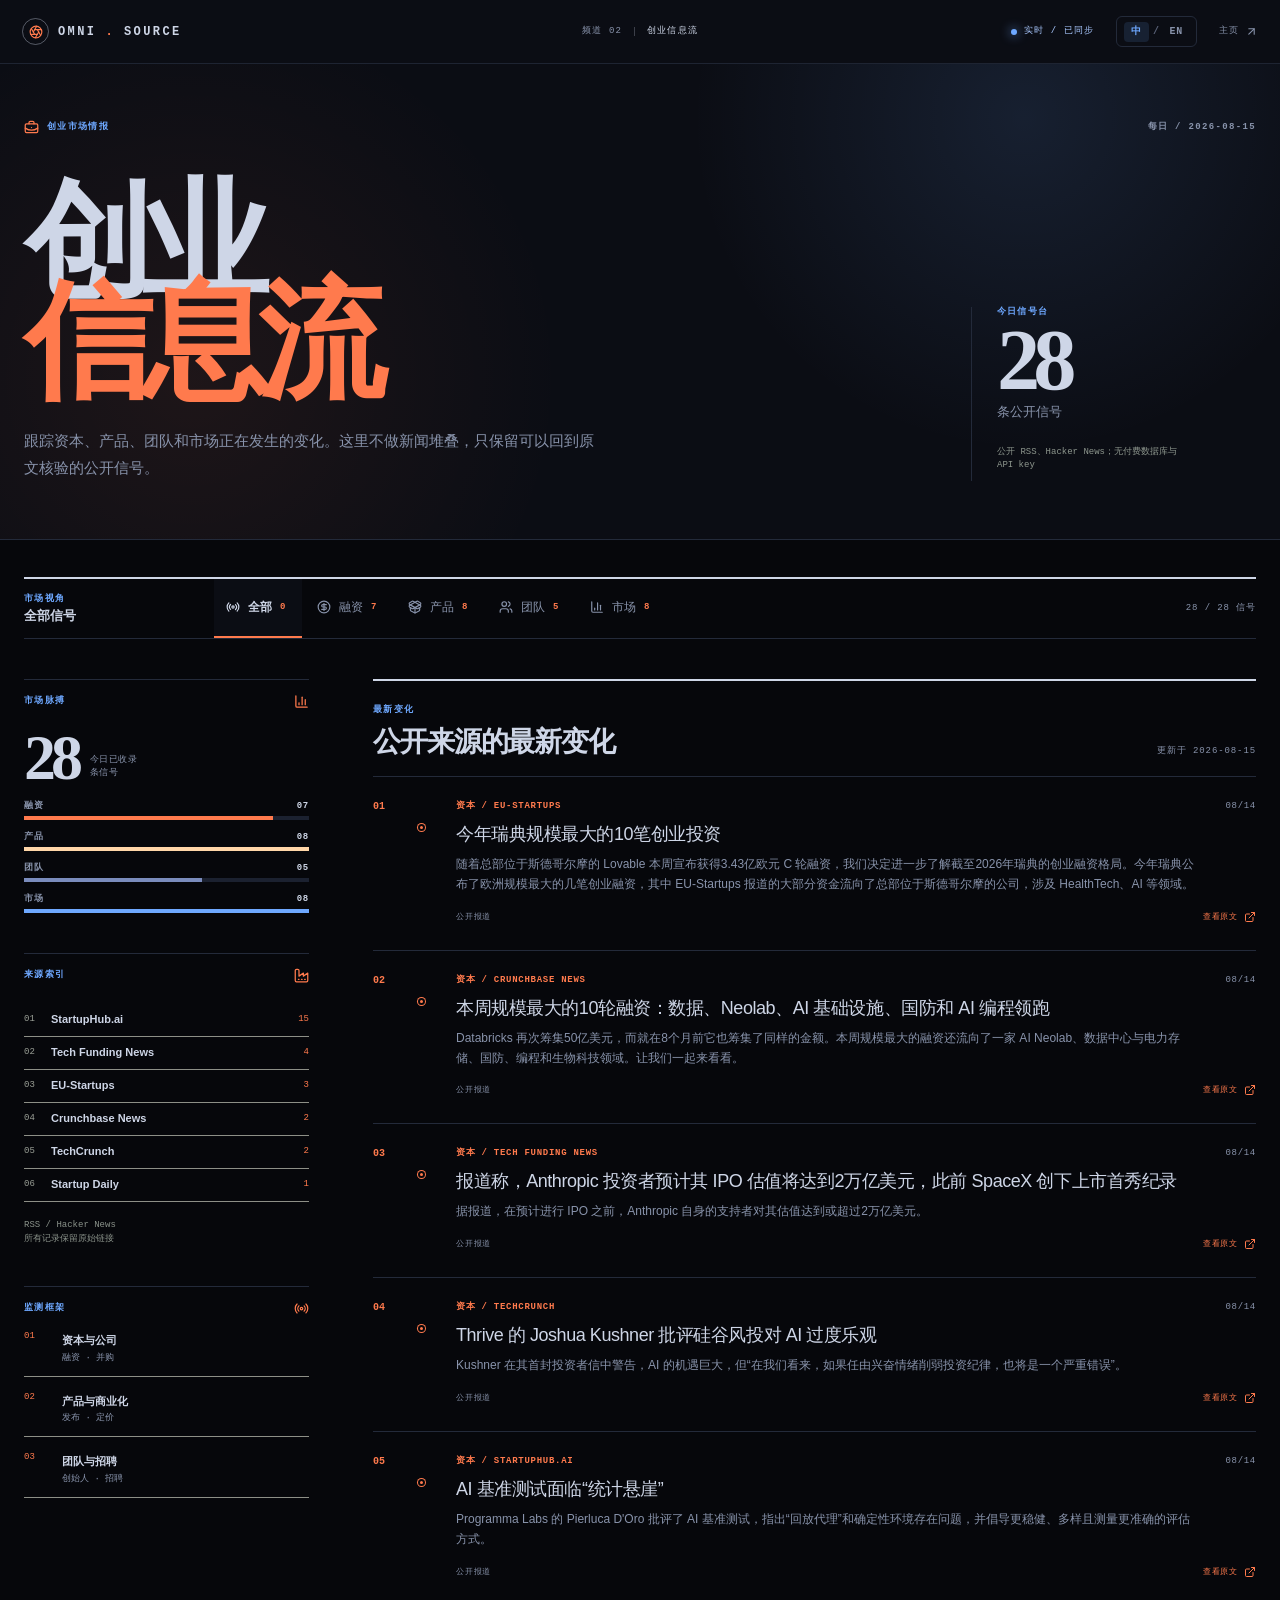
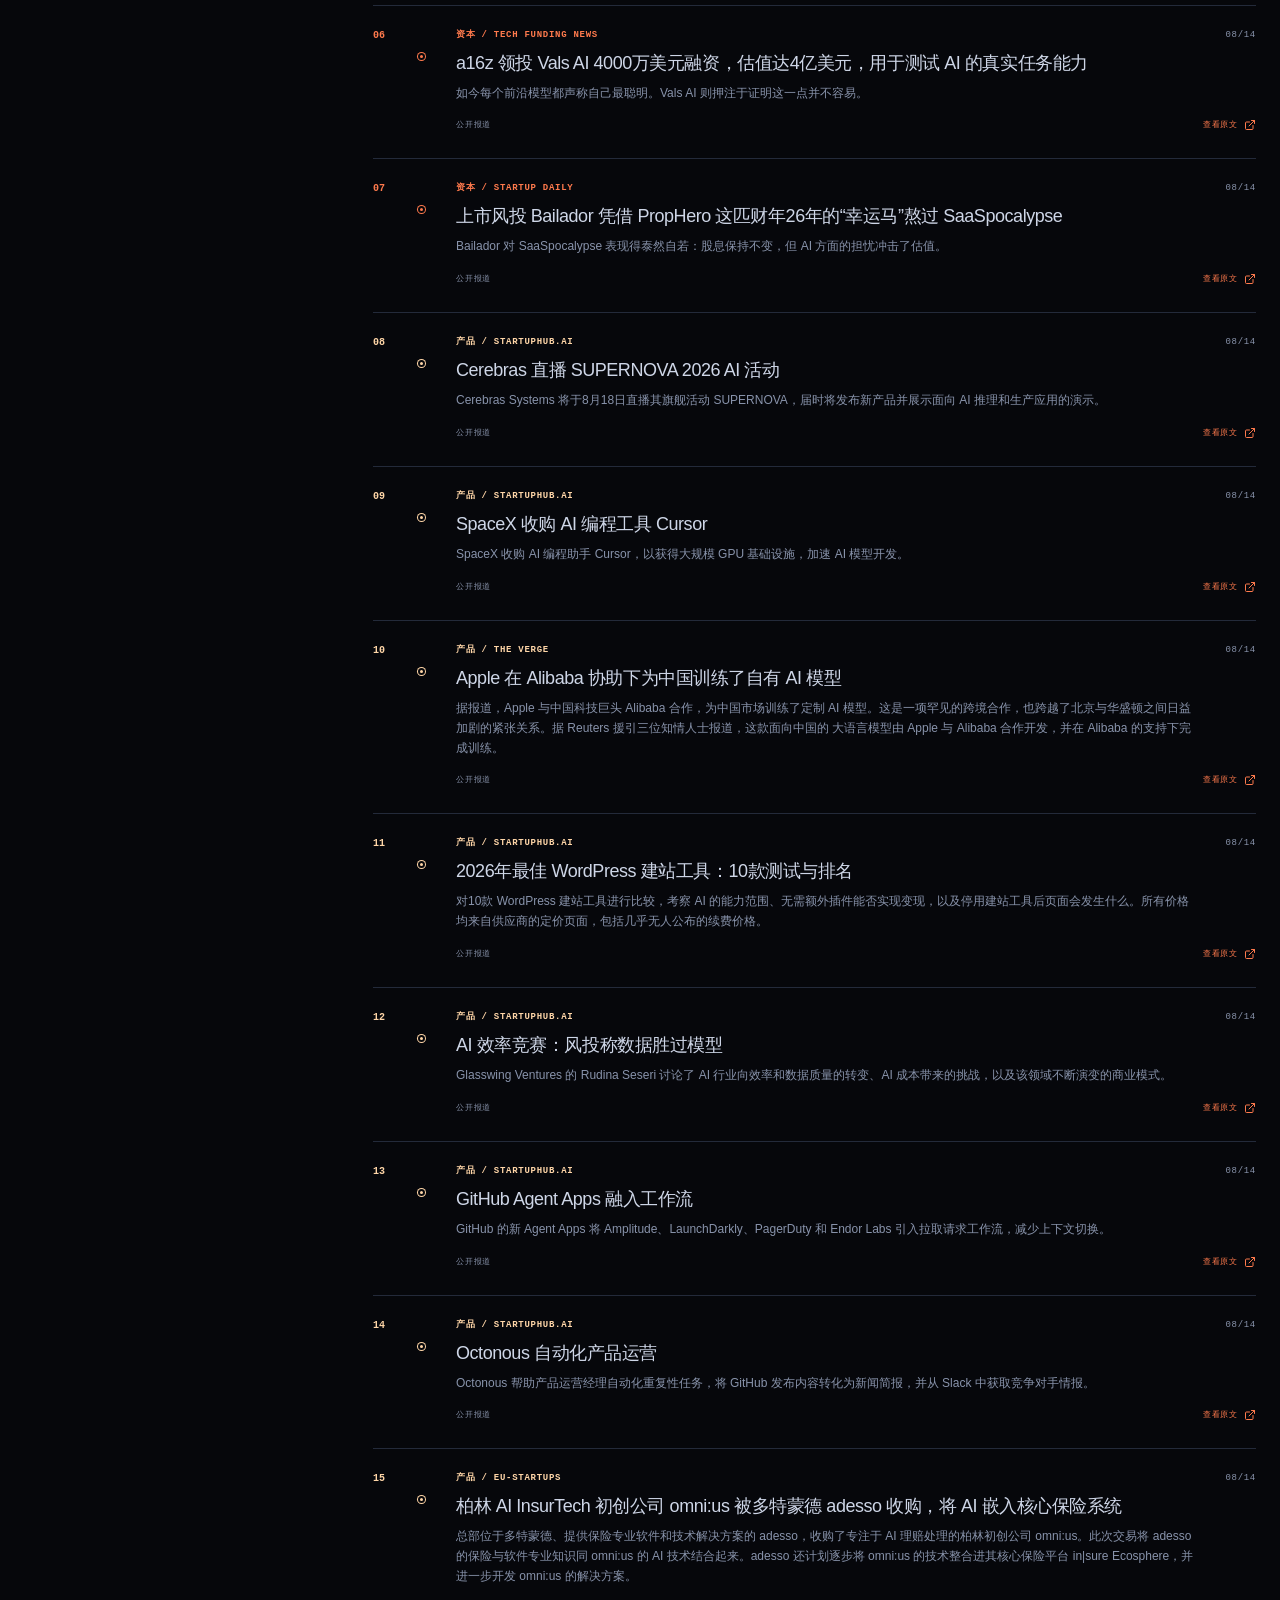
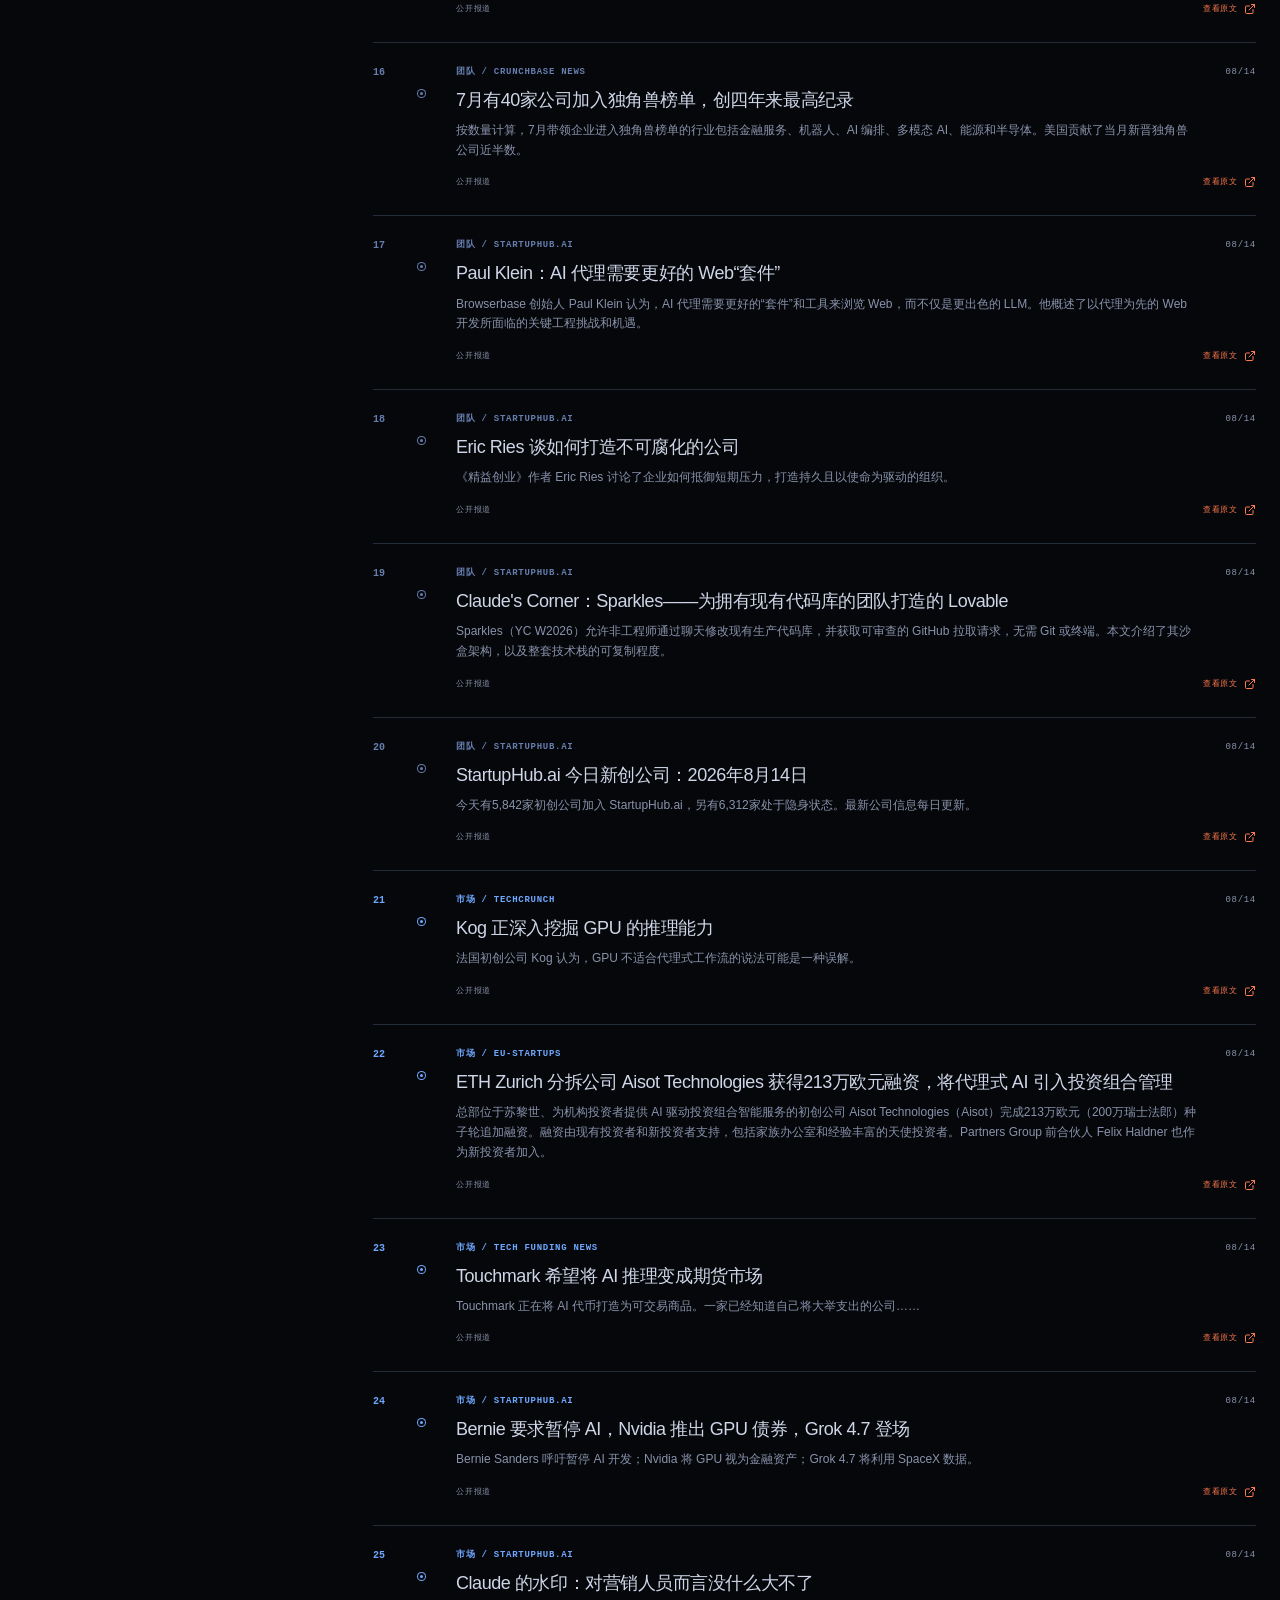
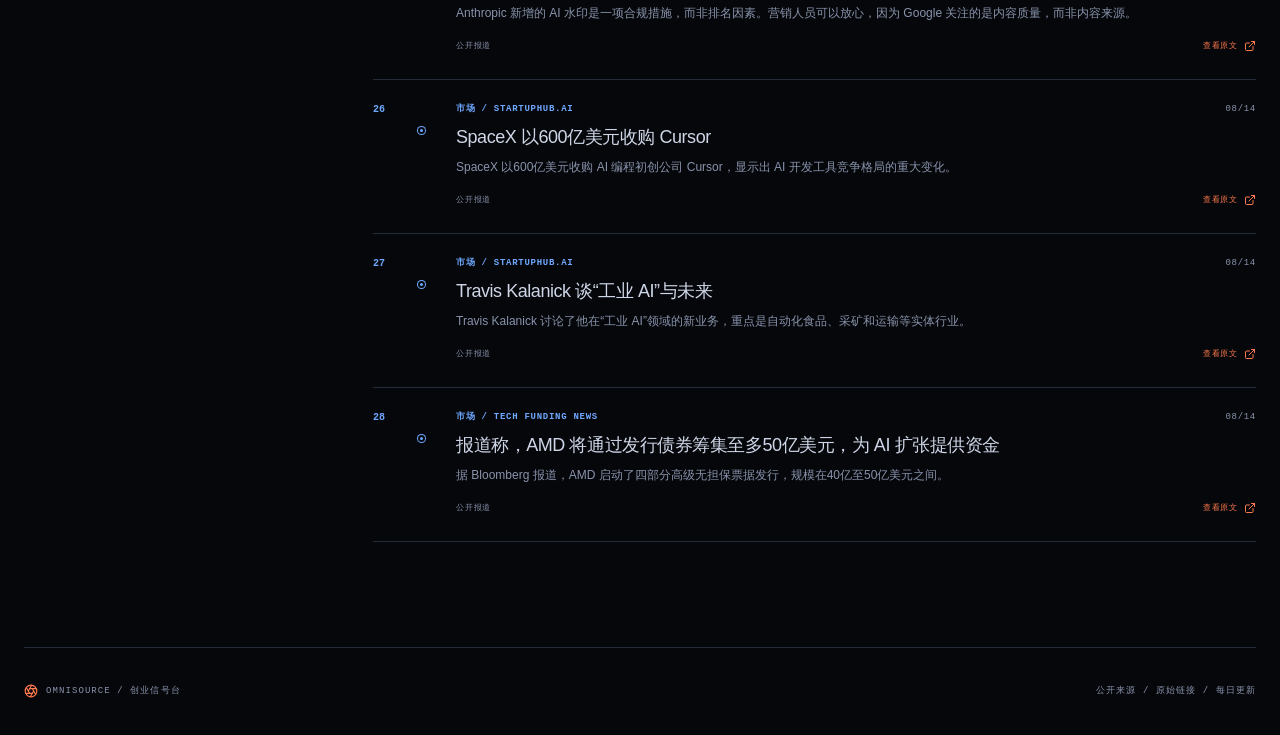
<file: entrepreneur.html>
<!doctype html>
<html lang="zh-CN">
  <head>
    <meta charset="UTF-8" />
    <meta name="viewport" content="width=device-width, initial-scale=1.0" />
    <meta name="theme-color" content="#06070b" />
    <title>OmniSource 创业信息流 — AI 融资、产品、团队与市场信号</title>
    <meta
      name="description"
      content="OmniSource 创业信息流持续跟踪 AI 公司的融资、产品发布、创始团队与市场变化，每条信号均链接至公开原始来源。"
    />
    <meta name="robots" content="index,follow,max-image-preview:large,max-snippet:-1,max-video-preview:-1" />
    <link rel="canonical" href="https://lang-jiaqi.github.io/omnisource-site/entrepreneur.html" />
    <meta property="og:type" content="website" />
    <meta property="og:site_name" content="OmniSource" />
    <meta property="og:locale" content="zh_CN" />
    <meta property="og:title" content="OmniSource 创业信息流 — AI 融资、产品、团队与市场信号" />
    <meta property="og:description" content="持续跟踪 AI 公司的融资、产品、团队与市场变化，每条信号回到公开原文。" />
    <meta property="og:url" content="https://lang-jiaqi.github.io/omnisource-site/entrepreneur.html" />
    <meta name="twitter:card" content="summary" />
    <script type="module" crossorigin src="./home-assets/main-DziW6wsd.js"></script>
    <link rel="stylesheet" crossorigin href="./home-assets/main-CVJWg9N3.css">
  </head>
  <body>
    <div id="root">
      <main>
        <h1>OmniSource AI 创业信息流</h1>
        <p>按融资、产品、团队和市场变化组织公开 AI 创业信号，并链接至每条信息的原始来源。</p>
        <a href="index.html">返回 OmniSource 首页</a>
      </main>
    </div>
  </body>
</html>
</file>
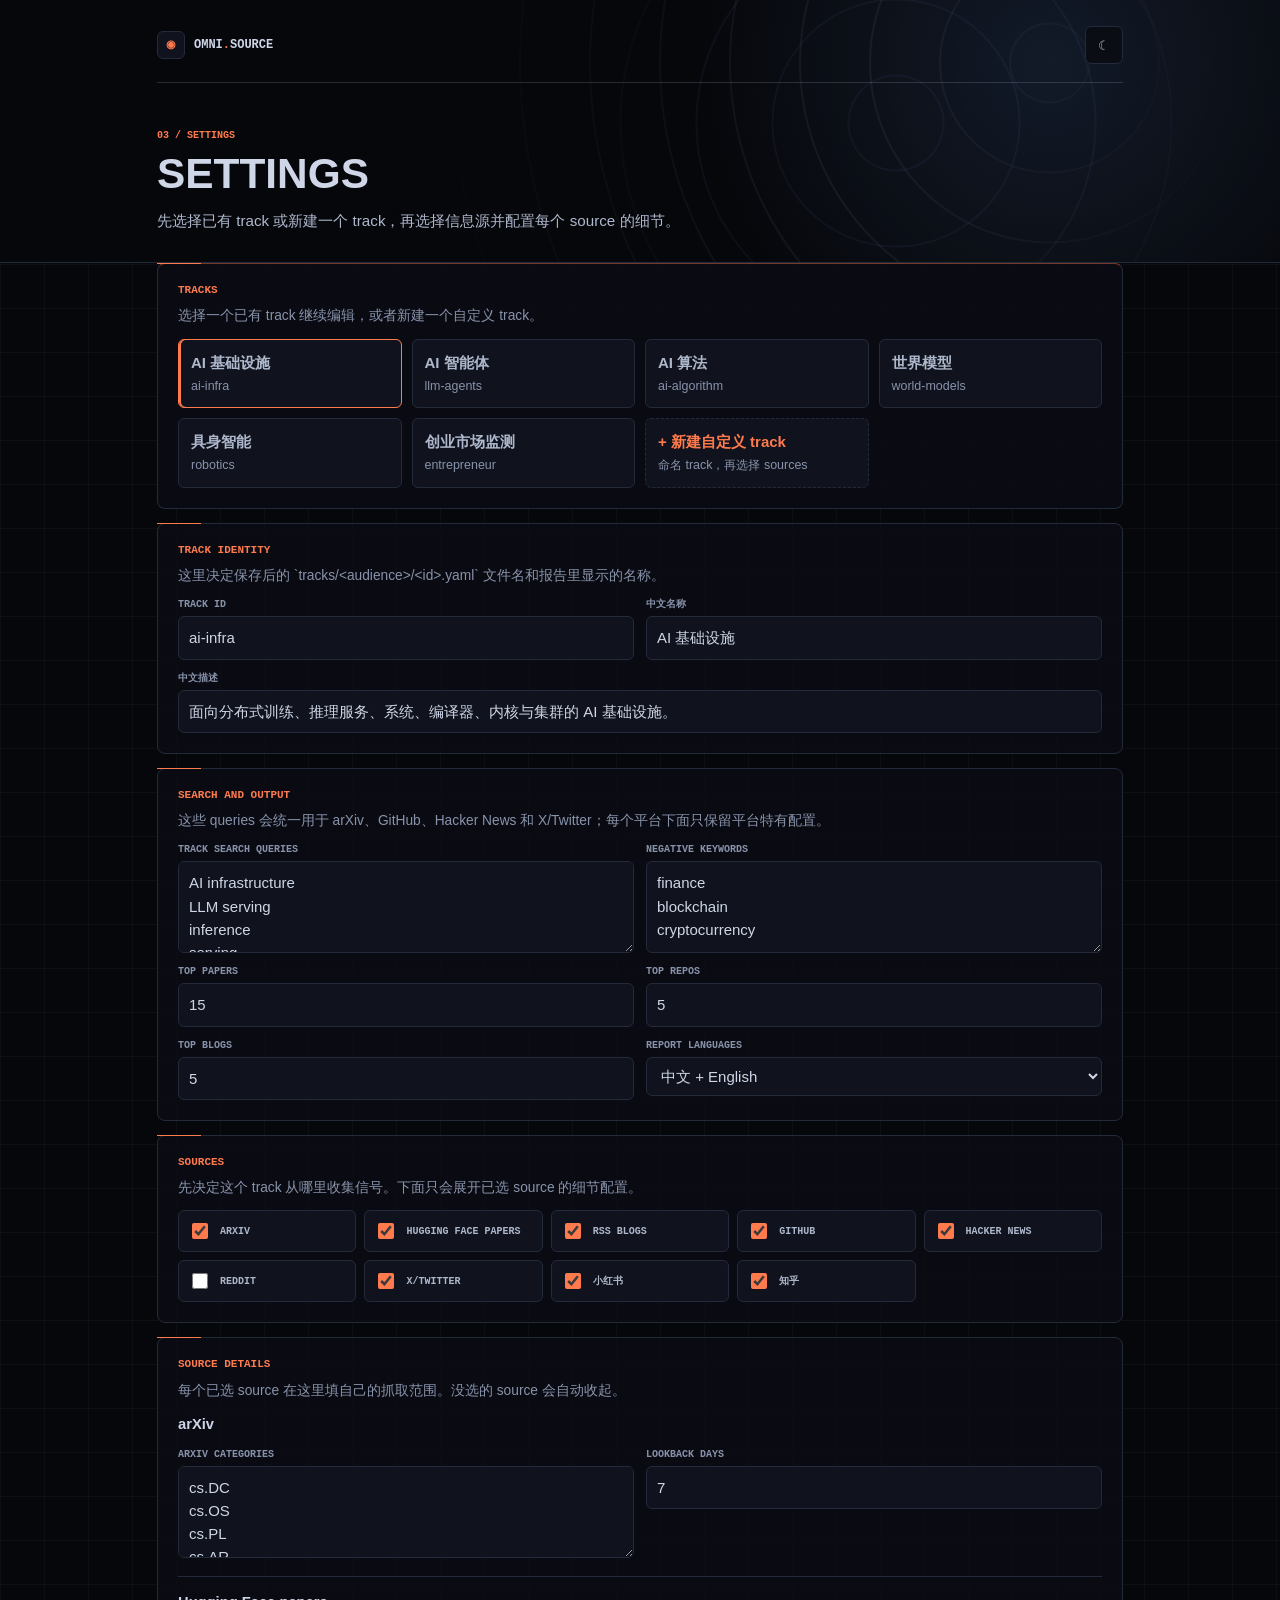
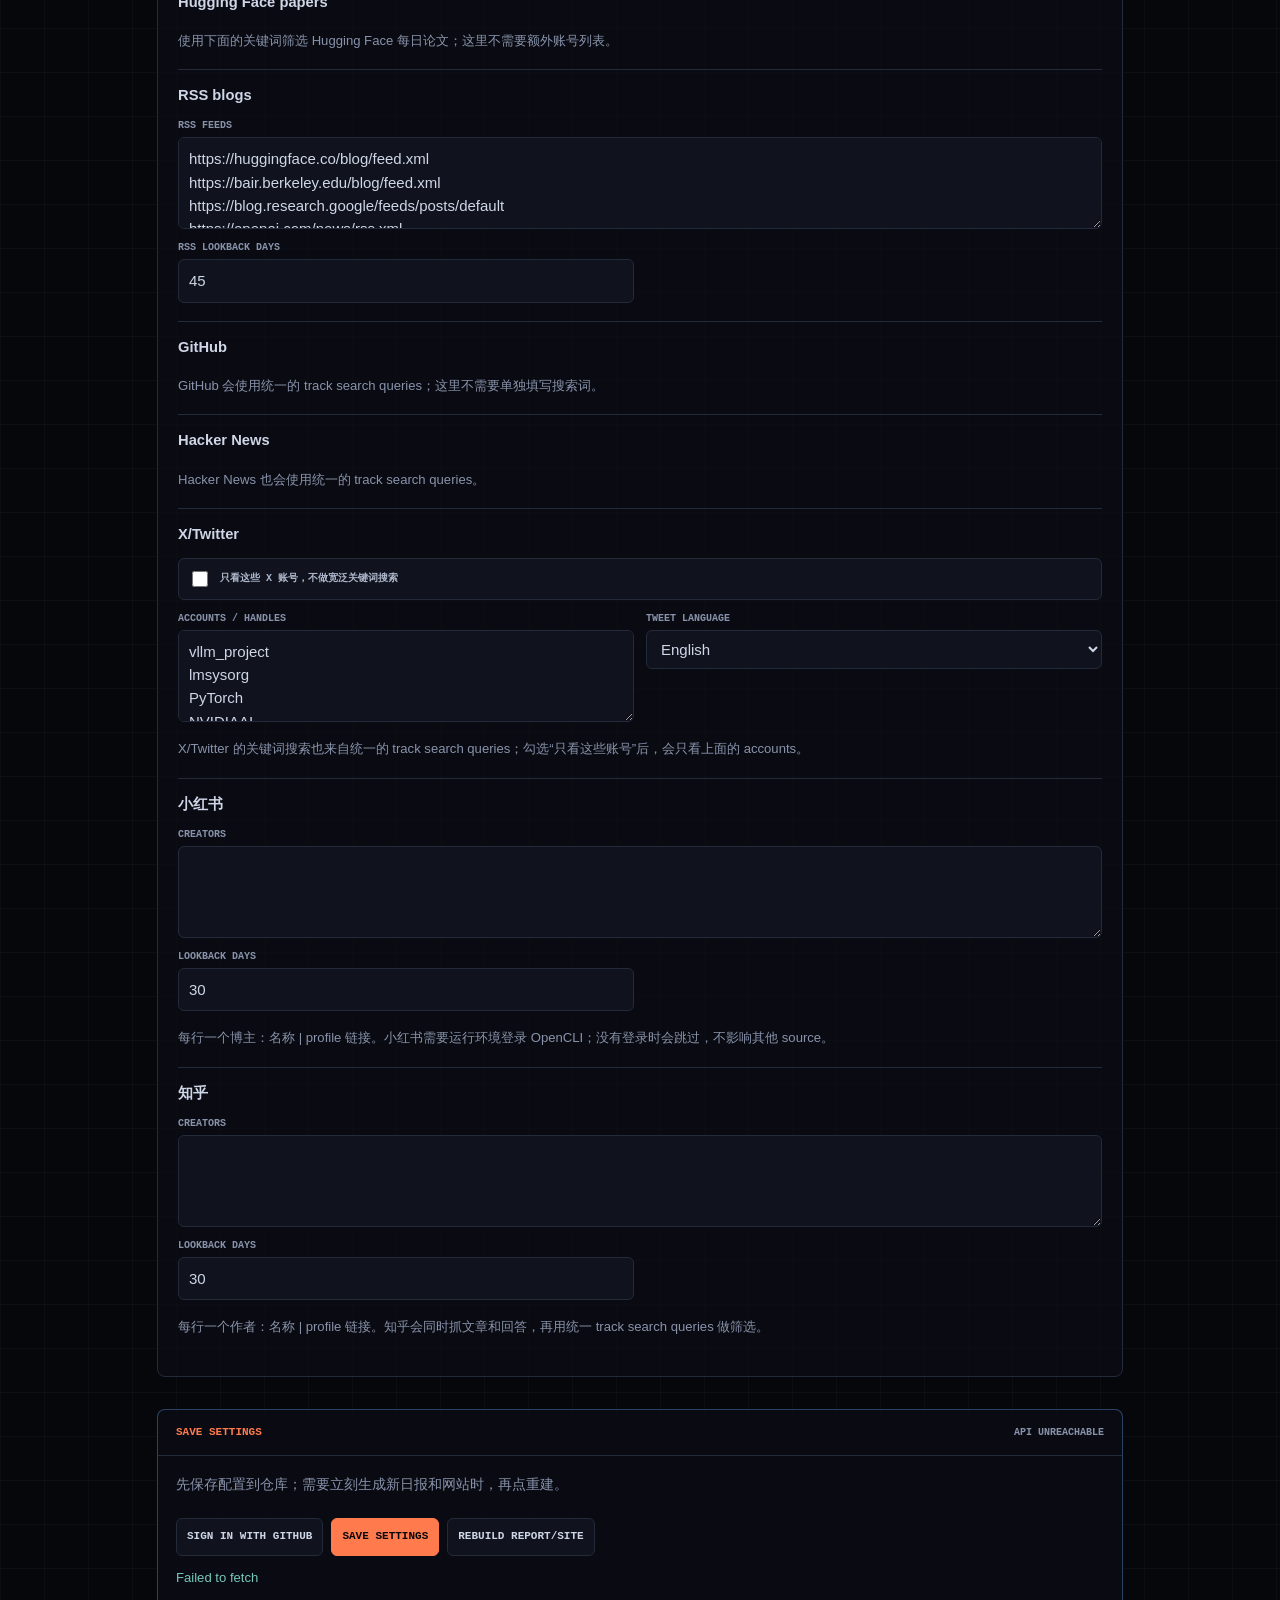
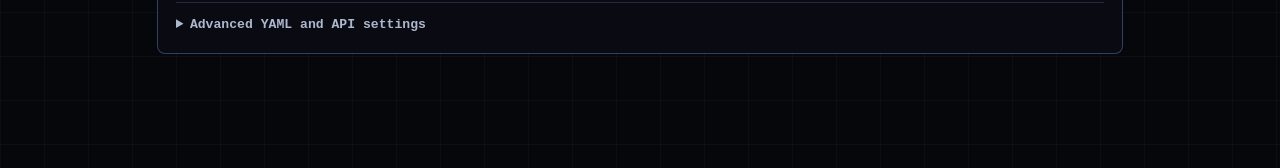
<file: settings.html>
<!doctype html>
<html lang="zh"><head><meta charset="utf-8">
<meta name="viewport" content="width=device-width, initial-scale=1">
<meta name="robots" content="noindex,nofollow">
<title>OmniSource Settings</title>
<script>
  (() => {
    const saved = localStorage.getItem("omnisource-theme");
    document.documentElement.dataset.theme = saved || "dark";
  })();
</script>
<style>
  :root {
    --bg:#0a0a0f; --panel:#13131c; --fg:#e8e8ef; --muted:#8e8e9e; --accent:#7c83ff;
    --border:#1f1f2b; --soft-border:#282836; --body-copy:#cdced8; --input:#0e0e16;
    --success:#6fb0a5; --warn:#d9a85c; --hero-bg:#11111a;
  }
  :root[data-theme="light"] {
    --bg:#f7f8fb; --panel:#ffffff; --fg:#171821; --muted:#687084; --accent:#4257c9;
    --border:#dfe3ee; --soft-border:#d7dce8; --body-copy:#303545; --input:#f0f3f9;
    --success:#147c71; --warn:#9c6519; --hero-bg:#ffffff;
  }
  * { box-sizing:border-box; }
  [hidden] { display:none !important; }
  body { margin:0; background:var(--bg); color:var(--fg);
    font:15px/1.55 -apple-system,BlinkMacSystemFont,"Segoe UI",Roboto,sans-serif; }
  a { color:var(--accent); text-decoration:none; }
  .site-hero { background:var(--hero-bg); border-bottom:1px solid var(--border); }
  .site-hero-inner { max-width:1180px; margin:0 auto; padding:28px 20px 30px; }
  .topline { display:flex; align-items:center; justify-content:space-between; gap:12px; margin-bottom:18px; }
  .back-link, .icon-btn { display:inline-grid; place-items:center; min-width:38px; height:38px;
    border-radius:999px; border:1px solid var(--border); background:var(--panel); color:var(--muted);
    box-shadow:0 8px 24px rgba(0,0,0,.08); }
  .back-link { grid-auto-flow:column; gap:8px; padding:0 14px; font-weight:700; }
  .back-link:hover, .icon-btn:hover { color:#fff; background:var(--accent); border-color:var(--accent); }
  .hero-title { margin:0; font-size:2.15rem; line-height:1.05; letter-spacing:0; font-weight:800; }
  .hero-copy { max-width:780px; margin:10px 0 0; color:var(--body-copy); font-size:1rem; }
  .shell { max-width:980px; margin:0 auto; padding:22px 20px 72px; }
  .builder { display:grid; grid-template-columns:1fr; gap:28px; margin-top:20px; }
  .settings-section { padding:18px 0 20px; border-top:1px solid var(--soft-border); }
  .settings-section:first-child { border-top:0; padding-top:0; }
  .settings-section h2 { margin:0 0 12px; font-size:.92rem; line-height:1.2; color:var(--success);
    text-transform:uppercase; letter-spacing:.04em; }
  .section-note { margin:-4px 0 12px; color:var(--muted); font-size:.86rem; }
  .field-grid { display:grid; grid-template-columns:repeat(2, minmax(0, 1fr)); gap:12px; }
  .field { display:flex; flex-direction:column; gap:5px; min-width:0; }
  .field.full { grid-column:1 / -1; }
  label, .field-label { color:var(--muted); font-size:.78rem; font-weight:700; }
  input, textarea, select { width:100%; border:1px solid var(--soft-border); border-radius:8px;
    background:var(--input); color:var(--fg); padding:9px 10px; font:inherit; outline:none; }
  textarea { min-height:92px; resize:vertical; }
  input:focus, textarea:focus, select:focus { border-color:var(--accent); }
  .checks { display:grid; grid-template-columns:repeat(auto-fit, minmax(150px, 1fr)); gap:8px; }
  .check { display:flex; align-items:center; gap:9px; min-height:36px; border:1px solid var(--soft-border);
    border-radius:8px; padding:7px 9px; background:var(--panel); color:var(--body-copy); }
  .check input { width:16px; height:16px; padding:0; accent-color:var(--accent); }
  .track-library { display:grid; grid-template-columns:repeat(auto-fit, minmax(220px, 1fr)); gap:10px; }
  .track-card { appearance:none; text-align:left; border:1px solid var(--soft-border); border-radius:8px;
    background:var(--panel); color:var(--fg); padding:11px 12px; font:inherit; cursor:pointer; }
  .track-card:hover, .track-card.active { border-color:var(--accent); }
  .track-card.active { box-shadow:inset 0 0 0 1px var(--accent); }
  .track-card.add-new { border-style:dashed; color:var(--accent); }
  .track-card-title { display:block; font-weight:800; }
  .track-card-meta { display:block; margin-top:3px; color:var(--muted); font-size:.78rem; }
  .primary-btn, .plain-btn { appearance:none; border:1px solid var(--soft-border);
    border-radius:8px; background:var(--panel); color:var(--fg); padding:8px 10px;
    font:inherit; font-weight:700; cursor:pointer; }
  .plain-btn:hover { border-color:var(--accent); color:var(--accent); }
  .primary-btn { background:var(--accent); color:#fff; border-color:var(--accent); }
  .source-config { display:grid; gap:12px; padding:14px 0 18px; border-top:1px solid var(--soft-border); }
  .source-config:first-of-type { border-top:0; padding-top:0; }
  .source-config[hidden] { display:none; }
  .source-config h3 { margin:0; color:var(--fg); font-size:.92rem; }
  .preview { border:1px solid var(--border); background:var(--panel); border-radius:10px; overflow:hidden; }
  .preview-head { display:flex; align-items:center; justify-content:space-between; gap:10px;
    padding:13px 14px; border-bottom:1px solid var(--soft-border); }
  .preview-head h2 { margin:0; font-size:.95rem; }
  .preview-actions { display:flex; gap:8px; flex-wrap:wrap; }
  .preview-body { display:grid; gap:14px; padding:14px; }
  .save-panel { display:grid; gap:12px; }
  .save-head { display:flex; align-items:center; justify-content:space-between; gap:10px; margin-bottom:10px; }
  .save-actions { display:flex; flex-wrap:wrap; gap:8px; margin-top:10px; }
  .save-state { color:var(--muted); font-size:.76rem; font-weight:800; }
  .save-state.ready { color:var(--success); }
  .save-state.warn { color:var(--warn); }
  .save-summary { margin:0; color:var(--body-copy); font-size:.88rem; }
  .advanced-panel { border-top:1px solid var(--soft-border); padding-top:12px; }
  .advanced-panel summary { cursor:pointer; color:var(--muted); font-weight:800; font-size:.82rem; }
  .advanced-body { display:grid; gap:12px; margin-top:12px; }
  button:disabled { cursor:not-allowed; opacity:.45; }
  .code-label { display:flex; align-items:center; justify-content:space-between; gap:8px;
    color:var(--muted); font-size:.76rem; font-weight:800; text-transform:uppercase; letter-spacing:.04em; }
  pre { margin:0; max-height:360px; overflow:auto; border:1px solid var(--soft-border);
    border-radius:8px; background:var(--input); color:var(--body-copy); padding:12px;
    font:12.5px/1.5 ui-monospace,SFMono-Regular,Menlo,Consolas,monospace; white-space:pre; }
  .status { min-height:20px; color:var(--success); font-size:.82rem; }
  .hint { color:var(--muted); font-size:.82rem; margin:.35rem 0 0; }
  @media (max-width:640px) {
    .field-grid { grid-template-columns:1fr; }
    .topline { align-items:flex-start; flex-direction:column; }
  }
</style><link rel="stylesheet" href="theme.css"><link rel="stylesheet" href="workspace.css"></head>
<body class="settings-page">
<header class="site-hero">
  <div class="site-hero-inner">
    <div class="topline">
      <a class="back-link" href="./" aria-label="返回日报"><span class="workspace-brand-mark" aria-hidden="true">◉</span><span>OMNI<span class="brand-dot-text">.</span>SOURCE</span></a>
      <button class="icon-btn" type="button" id="themeBtn" aria-label="切换主题" title="切换主题"><span aria-hidden="true">☾</span></button>
    </div>
    <span class="workspace-kicker">03 / SETTINGS</span>
    <h1 class="hero-title">Settings</h1>
    <p class="hero-copy">先选择已有 track 或新建一个 track，再选择信息源并配置每个 source 的细节。</p>
  </div>
</header>
<main class="shell">
  <div class="builder">
    <form id="settingsForm" autocomplete="off">
      <section class="settings-section">
        <h2>Tracks</h2>
        <p class="section-note">选择一个已有 track 继续编辑，或者新建一个自定义 track。</p>
        <div class="track-library" id="trackLibrary"></div>
      </section>

      <section class="settings-section">
        <h2>Track Identity</h2>
        <p class="section-note">这里决定保存后的 `tracks/&lt;audience&gt;/&lt;id&gt;.yaml` 文件名和报告里显示的名称。</p>
        <div class="field-grid">
          <div class="field">
            <label for="trackId">Track id</label>
            <input id="trackId" value="my-ai-radar" spellcheck="false">
          </div>
          <input id="activeTracks" type="hidden" value="my-ai-radar">
          <div class="field" data-language-field="zh">
            <label for="displayZh">中文名称</label>
            <input id="displayZh" value="我的 AI 雷达">
          </div>
          <div class="field" data-language-field="en">
            <label for="displayEn">English name</label>
            <input id="displayEn" value="My AI Radar">
          </div>
          <div class="field full" data-language-field="zh">
            <label for="descZh">中文描述</label>
            <input id="descZh" value="关注我关心的论文、开源项目、实验室博客和 X 账号的个人科研雷达。">
          </div>
          <div class="field full" data-language-field="en">
            <label for="descEn">English description</label>
            <input id="descEn" value="A personal research radar for papers, repositories, lab notes, and X accounts I care about.">
          </div>
        </div>
      </section>

      <section class="settings-section">
        <h2>Search and Output</h2>
        <p class="section-note">这些 queries 会统一用于 arXiv、GitHub、Hacker News 和 X/Twitter；每个平台下面只保留平台特有配置。</p>
        <div class="field-grid">
          <div class="field">
            <label for="searchQueries">Track search queries</label>
            <textarea id="searchQueries">LLM agents
reasoning
tool use
inference optimization
post-training
benchmark</textarea>
          </div>
          <div class="field">
            <label for="negativeKeywords">Negative keywords</label>
            <textarea id="negativeKeywords">finance
blockchain
cryptocurrency</textarea>
          </div>
          <div class="field">
            <label for="topPapers">Top papers</label>
            <input id="topPapers" type="number" min="1" max="30" value="15">
          </div>
          <div class="field">
            <label for="topRepos">Top repos</label>
            <input id="topRepos" type="number" min="1" max="20" value="5">
          </div>
          <div class="field">
            <label for="topBlogs">Top blogs</label>
            <input id="topBlogs" type="number" min="1" max="20" value="5">
          </div>
          <div class="field">
            <label for="language">Report languages</label>
            <select id="language"><option value="zh">中文 only</option><option value="en">English only</option><option value="both">中文 + English</option></select>
          </div>
        </div>
      </section>

      <section class="settings-section">
        <h2>Sources</h2>
        <p class="section-note">先决定这个 track 从哪里收集信号。下面只会展开已选 source 的细节配置。</p>
        <div class="checks" id="sourceChecks">
          <label class="check"><input type="checkbox" value="arxiv" checked> arXiv</label>
          <label class="check"><input type="checkbox" value="hf_papers" checked> Hugging Face papers</label>
          <label class="check"><input type="checkbox" value="rss" checked> RSS blogs</label>
          <label class="check"><input type="checkbox" value="github" checked> GitHub</label>
          <label class="check"><input type="checkbox" value="hackernews"> Hacker News</label>
          <label class="check"><input type="checkbox" value="reddit"> Reddit</label>
          <label class="check"><input type="checkbox" value="twitter" checked> X/Twitter</label>
          <label class="check"><input type="checkbox" value="xiaohongshu"> 小红书</label>
          <label class="check"><input type="checkbox" value="zhihu"> 知乎</label>
        </div>
      </section>

      <section class="settings-section">
        <h2>Source Details</h2>
        <p class="section-note">每个已选 source 在这里填自己的抓取范围。没选的 source 会自动收起。</p>
        <div id="sourceDetails">
          <section class="source-config" data-source-detail="arxiv">
            <h3>arXiv</h3>
            <div class="field-grid">
              <div class="field">
                <label for="categories">arXiv categories</label>
                <textarea id="categories">cs.AI
cs.LG
cs.CL</textarea>
              </div>
              <div class="field">
                <label for="days">Lookback days</label>
                <input id="days" type="number" min="1" max="30" value="3">
              </div>
            </div>
          </section>

          <section class="source-config" data-source-detail="hf_papers">
            <h3>Hugging Face papers</h3>
            <p class="hint">使用下面的关键词筛选 Hugging Face 每日论文；这里不需要额外账号列表。</p>
          </section>

          <section class="source-config" data-source-detail="rss">
            <h3>RSS blogs</h3>
            <div class="field-grid">
              <div class="field full">
                <label for="rssFeeds">RSS feeds</label>
                <textarea id="rssFeeds">https://huggingface.co/blog/feed.xml
https://blog.research.google/feeds/posts/default
https://openai.com/news/rss.xml</textarea>
              </div>
              <div class="field">
                <label for="rssDays">RSS lookback days</label>
                <input id="rssDays" type="number" min="1" max="90" value="21">
              </div>
            </div>
          </section>

          <section class="source-config" data-source-detail="github">
            <h3>GitHub</h3>
            <p class="hint">GitHub 会使用统一的 track search queries；这里不需要单独填写搜索词。</p>
          </section>

          <section class="source-config" data-source-detail="hackernews">
            <h3>Hacker News</h3>
            <input id="hnTop" type="hidden" value="50">
            <p class="hint">Hacker News 也会使用统一的 track search queries。</p>
          </section>

          <section class="source-config" data-source-detail="reddit">
            <h3>Reddit</h3>
            <div class="field-grid">
              <div class="field">
                <label for="redditSubreddits">Reddit communities</label>
                <textarea id="redditSubreddits">MachineLearning
LocalLLaMA</textarea>
              </div>
              <input id="redditTop" type="hidden" value="50">
            </div>
          </section>

          <section class="source-config" data-source-detail="twitter">
            <h3>X/Twitter</h3>
            <div class="field-grid">
              <div class="field full">
                <label class="check"><input type="checkbox" id="onlyHandles"> 只看这些 X 账号，不做宽泛关键词搜索</label>
              </div>
              <div class="field">
                <label for="twitterHandles">Accounts / handles</label>
                <textarea id="twitterHandles">karpathy
swyx
ClementDelangue
OpenAI
GoogleDeepMind</textarea>
              </div>
              <div class="field">
                <label for="tweetLanguage">Tweet language</label>
                <select id="tweetLanguage"><option value="en">English</option><option value="">Any</option><option value="zh">中文</option></select>
              </div>
              <input id="twitterMax" type="hidden" value="80">
            </div>
            <p class="hint">X/Twitter 的关键词搜索也来自统一的 track search queries；勾选“只看这些账号”后，会只看上面的 accounts。</p>
          </section>

          <section class="source-config" data-source-detail="xiaohongshu">
            <h3>小红书</h3>
            <div class="field-grid">
              <div class="field full">
                <label for="xiaohongshuCreators">Creators</label>
                <textarea id="xiaohongshuCreators">科研工具博主 | https://www.xiaohongshu.com/user/profile/6489b7940000000012035e9b</textarea>
              </div>
              <div class="field">
                <label for="xiaohongshuDays">Lookback days</label>
                <input id="xiaohongshuDays" type="number" min="1" max="90" value="30">
              </div>
            </div>
            <p class="hint">每行一个博主：名称 | profile 链接。小红书需要运行环境登录 OpenCLI；没有登录时会跳过，不影响其他 source。</p>
          </section>

          <section class="source-config" data-source-detail="zhihu">
            <h3>知乎</h3>
            <div class="field-grid">
              <div class="field full">
                <label for="zhihuCreators">Creators</label>
                <textarea id="zhihuCreators">zylmozart | https://www.zhihu.com/people/zylmozart</textarea>
              </div>
              <div class="field">
                <label for="zhihuDays">Lookback days</label>
                <input id="zhihuDays" type="number" min="1" max="90" value="30">
              </div>
            </div>
            <p class="hint">每行一个作者：名称 | profile 链接。知乎会同时抓文章和回答，再用统一 track search queries 做筛选。</p>
          </section>
        </div>
      </section>
    </form>

    <aside class="preview" aria-label="Save settings">
      <div class="preview-head">
        <h2>Save settings</h2>
        <span class="save-state" id="authState">Backend not connected</span>
      </div>
      <div class="preview-body">
        <div class="save-panel">
          <p class="save-summary">先保存配置到仓库；需要立刻生成新日报和网站时，再点重建。</p>
          <div class="save-actions">
            <button class="plain-btn" type="button" id="loginGitHub">Sign in with GitHub</button>
            <button class="primary-btn" type="button" id="saveGitHub">Save settings</button>
            <button class="plain-btn" type="button" id="rebuildGitHub">Rebuild report/site</button>
          </div>
          <div class="status" id="status" aria-live="polite"></div>
        </div>
        <details class="advanced-panel">
          <summary>Advanced YAML and API settings</summary>
          <div class="advanced-body">
            <div class="field">
              <label for="apiBase">Settings API URL</label>
              <input id="apiBase" placeholder="https://omnisource-settings-api.example.workers.dev" spellcheck="false">
            </div>
            <div class="preview-actions">
              <button class="plain-btn" type="button" id="copyTrack">Copy track YAML</button>
              <button class="plain-btn" type="button" id="downloadTrack">Download YAML</button>
              <button class="plain-btn" type="button" id="copyApp">Copy app YAML</button>
            </div>
            <div>
              <div class="code-label"><span>tracks/<span id="trackFile">builder/my-ai-radar.yaml</span></span></div>
              <pre id="trackYaml"></pre>
            </div>
            <div>
              <div class="code-label"><span>omnisource.yaml</span></div>
              <pre id="appYaml"></pre>
            </div>
          </div>
        </details>
      </div>
    </aside>
  </div>
</main>
<script>
const KNOWN_TRACKS = [{"slug": "ai-infra", "name": "AI 基础设施", "name_en": "AI Infrastructure", "description": "面向分布式训练、推理服务、系统、编译器、内核与集群的 AI 基础设施。", "description_en": "AI infrastructure for distributed training, inference serving, systems, compilers, kernels, and clusters.", "settings": {"trackId": "ai-infra", "trackPath": "tracks/builder/ai-infra.yaml", "activeTracks": "ai-infra", "displayZh": "AI 基础设施", "displayEn": "AI Infrastructure", "descZh": "面向分布式训练、推理服务、系统、编译器、内核与集群的 AI 基础设施。", "descEn": "AI infrastructure for distributed training, inference serving, systems, compilers, kernels, and clusters.", "sources": ["arxiv", "hf_papers", "rss", "blogrxiv", "github", "hackernews", "twitter", "xiaohongshu", "zhihu"], "categories": "cs.DC\ncs.OS\ncs.PL\ncs.AR\ncs.LG\ncs.AI", "negativeKeywords": "finance\nblockchain\ncryptocurrency", "onlyHandles": false, "twitterHandles": "vllm_project\nlmsysorg\nPyTorch\nNVIDIAAI\nHuggingFace\ndatabricks\nanyscalecompute", "searchQueries": "AI infrastructure\nLLM serving\ninference\nserving\ndistributed training\nparallelism\ndata parallel\nmodel parallel\npipeline parallel\ncluster\ndatacenter\ndata center\nscheduler\nscheduling\nresource management\nGPU\naccelerator\nCUDA\nTriton\nkernel\ncompiler\nruntime\nmemory\nKV cache\nprefill\nbatching\nrouting\nthroughput\nlatency\ncommunication\nbandwidth\nquantization\nspeculative decoding\ncheckpoint\nfault tolerance\ninference engine\nCUDA kernel\nGPU inference\nLLM inference\nGPU serving\n人工智能\n大模型\n推理\n训练\n部署\n算力\n集群\n系统\n工程\n论文", "tweetLanguage": "en", "twitterMax": "80", "xiaohongshuCreators": "", "xiaohongshuDays": "30", "zhihuCreators": "", "zhihuDays": "30", "rssFeeds": "https://huggingface.co/blog/feed.xml\nhttps://bair.berkeley.edu/blog/feed.xml\nhttps://blog.research.google/feeds/posts/default\nhttps://openai.com/news/rss.xml\nhttps://pytorch.org/blog/feed.xml\nhttps://developer.nvidia.com/blog/category/artificial-intelligence/feed/\nhttps://www.anyscale.com/blog/rss.xml\nhttps://www.databricks.com/feed\nhttps://lambdalabs.com/blog/rss.xml", "rssDays": "45", "hnTop": "50", "redditSubreddits": "MachineLearning\nLocalLLaMA", "redditTop": "50", "days": "7", "topPapers": "15", "topRepos": "5", "topBlogs": "5", "language": "both", "advancedYaml": "relevance_filter:\n  paper:\n    preferred_arxiv_categories:\n    - cs.DC\n    - cs.OS\n    - cs.PL\n    - cs.AR\n    broad_arxiv_categories:\n    - cs.AI\n    - cs.LG\n    category_boosts:\n      cs.DC: 4\n      cs.OS: 3\n      cs.PL: 2\n      cs.AR: 2\n    min_anchor_hits: 1\n    broad_category_min_anchor_hits: 1\n    anchor_keywords:\n    - LLM serving\n    - inference engine\n    - serving\n    - distributed training\n    - data parallel\n    - model parallel\n    - pipeline parallel\n    - cluster\n    - scheduling\n    - resource management\n    - GPU\n    - accelerator\n    - CUDA\n    - Triton\n    - kernel\n    - compiler\n    - runtime\n    - KV cache\n    - prefill\n    - decode routing\n    - batching\n    - routing\n    - throughput\n    - latency\n    - communication\n    - bandwidth\n    - quantization\n    - speculative decoding\n    - checkpoint\n    - fault tolerance\n  repo:\n    allow_keyword_fallback: true\n  blog:\n    allow_keyword_fallback: true\n\ntopics:\n- name: 训练系统\n  children:\n  - name: 并行与分布式训练\n    children:\n    - data / model / pipeline parallelism\n    - large-scale pretraining systems\n    - checkpoint / fault tolerance\n  - name: 集群调度与可靠性\n    children:\n    - cluster scheduling\n    - resource management / elasticity\n- name: 推理系统\n  children:\n  - name: Serving 引擎\n    children:\n    - LLM serving / inference engines\n    - batching / routing / latency\n    - agent serving systems\n  - name: 内存与解码优化\n    children:\n    - KV cache / long context memory\n    - quantization / compression\n    - speculative decoding\n- name: 编译器、内核与硬件\n  children:\n  - name: 编译器与运行时\n    children:\n    - compiler / runtime\n    - graph optimization\n  - name: GPU/加速器内核\n    children:\n    - CUDA / kernel optimization\n    - accelerator / edge inference\n- name: 基准与观测\n  children:\n  - name: Infra 评测\n    children:\n    - AI infrastructure benchmarks\n    - profiling / observability\n\ntopic_translations:\n  训练系统: Training Systems\n  并行与分布式训练: Parallel and Distributed Training\n  集群调度与可靠性: Cluster Scheduling and Reliability\n  推理系统: Inference Systems\n  Serving 引擎: Serving Engines\n  内存与解码优化: Memory and Decoding Optimization\n  编译器、内核与硬件: Compilers, Kernels, and Hardware\n  编译器与运行时: Compilers and Runtime\n  GPU/加速器内核: GPU / Accelerator Kernels\n  基准与观测: Benchmarks and Observability\n  Infra 评测: Infrastructure Evaluation"}}, {"slug": "llm-agents", "name": "AI 智能体", "name_en": "AI 智能体", "description": "LLM agents, tool use, computer use, reasoning, planning.", "description_en": "LLM agents, tool use, computer use, reasoning, planning.", "settings": {"trackId": "llm-agents", "trackPath": "tracks/research/llm-agents.yaml", "activeTracks": "llm-agents", "displayZh": "AI 智能体", "displayEn": "AI Agents", "descZh": "LLM agents, tool use, computer use, reasoning, planning.", "descEn": "LLM agents, tool use, computer use, reasoning, planning.", "sources": ["arxiv", "hf_papers", "rss", "blogrxiv", "github", "hackernews", "twitter", "xiaohongshu", "zhihu"], "categories": "cs.CL\ncs.AI\ncs.LG\ncs.CV", "negativeKeywords": "finance\nblockchain", "onlyHandles": false, "twitterHandles": "", "searchQueries": "agent\nagentic\ntool use\ntool-use\nfunction calling\ncomputer use\nreasoning\nplanning\nmulti-agent\nautonomous\nllm agent\nautonomous agent", "tweetLanguage": "", "twitterMax": "80", "xiaohongshuCreators": "", "xiaohongshuDays": "30", "zhihuCreators": "", "zhihuDays": "30", "rssFeeds": "https://huggingface.co/blog/feed.xml\nhttps://bair.berkeley.edu/blog/feed.xml\nhttps://blog.research.google/feeds/posts/default\nhttps://openai.com/news/rss.xml", "rssDays": "21", "hnTop": "50", "redditSubreddits": "", "redditTop": "50", "days": "3", "topPapers": "8", "topRepos": "5", "topBlogs": "5", "language": "zh", "advancedYaml": "watchlist:\n  authors:\n  - Yann LeCun\n  - Chelsea Finn\n  top: 10\n\ntopics:\n- agent evaluation / benchmarks\n- multi-agent systems\n- tool use / function calling\n- reasoning / planning\n- memory / RAG agents\n- agent safety / robustness\n- GUI / computer-use agents"}}, {"slug": "ai-algorithm", "name": "AI 算法", "name_en": "AI Algorithms", "description": "AI 算法、模型架构、推理、学习方法、后训练与评测。", "description_en": "AI algorithms, model architectures, reasoning, learning methods, post-training, and evaluation.", "settings": {"trackId": "ai-algorithm", "trackPath": "tracks/research/ai-algorithm.yaml", "activeTracks": "ai-algorithm", "displayZh": "AI 算法", "displayEn": "AI Algorithms", "descZh": "AI 算法、模型架构、推理、学习方法、后训练与评测。", "descEn": "AI algorithms, model architectures, reasoning, learning methods, post-training, and evaluation.", "sources": ["arxiv", "hf_papers", "rss", "blogrxiv", "github", "hackernews", "twitter", "xiaohongshu", "zhihu"], "categories": "cs.AI\ncs.LG\ncs.CL\ncs.CV", "negativeKeywords": "finance\nblockchain\ncryptocurrency", "onlyHandles": false, "twitterHandles": "", "searchQueries": "algorithm\narchitecture\nfoundation model\nreasoning\nplanning\nreinforcement learning\nrepresentation learning\noptimization\ntransformer\nattention\ndiffusion\nmultimodal\npost-training\nfine-tuning\nbenchmark\nevaluation\nagent\nAI\n人工智能\n大模型\n推理\n后训练\n多模态\n强化学习\n评测\n科研\n论文\n学术\nreasoning model\nmultimodal model\nmachine learning algorithm\nAI algorithm", "tweetLanguage": "", "twitterMax": "80", "xiaohongshuCreators": "", "xiaohongshuDays": "30", "zhihuCreators": "", "zhihuDays": "30", "rssFeeds": "https://huggingface.co/blog/feed.xml\nhttps://bair.berkeley.edu/blog/feed.xml\nhttps://blog.research.google/feeds/posts/default\nhttps://openai.com/news/rss.xml", "rssDays": "21", "hnTop": "50", "redditSubreddits": "", "redditTop": "50", "days": "3", "topPapers": "15", "topRepos": "5", "topBlogs": "5", "language": "both", "advancedYaml": "watchlist:\n  authors:\n  - Yoshua Bengio\n  - Chelsea Finn\n  top: 10\n\ntopics:\n- name: 模型与训练方法\n  children:\n  - name: 架构设计\n    children:\n    - Transformer / attention variants\n    - diffusion / generative modeling\n    - multimodal / VLM architecture\n  - name: 学习目标与优化\n    children:\n    - representation learning\n    - optimization / training dynamics\n    - data-efficient learning\n- name: 推理、智能体与后训练\n  children:\n  - name: 推理与规划\n    children:\n    - reasoning / planning\n    - tool use / agent workflow\n  - name: 后训练与对齐\n    children:\n    - reinforcement learning\n    - post-training / alignment data\n- name: 评测与可靠性\n  children:\n  - name: 评测体系\n    children:\n    - evaluation / benchmarks\n    - multimodal evaluation\n  - name: 鲁棒性与泛化\n    children:\n    - robustness / generalization\n    - safety / refusal behavior\n\ntopic_translations:\n  模型与训练方法: Models and Training Methods\n  架构设计: Architecture Design\n  学习目标与优化: Learning Objectives and Optimization\n  推理、智能体与后训练: Reasoning, Agents, and Post-Training\n  推理与规划: Reasoning and Planning\n  后训练与对齐: Post-Training and Alignment\n  评测与可靠性: Evaluation and Reliability\n  评测体系: Evaluation Systems\n  鲁棒性与泛化: Robustness and Generalization"}}, {"slug": "world-models", "name": "世界模型", "name_en": "世界模型", "description": "World models, model-based RL, learned simulators, video/latent dynamics.", "description_en": "World models, model-based RL, learned simulators, video/latent dynamics.", "settings": {"trackId": "world-models", "trackPath": "tracks/research/world-models.yaml", "activeTracks": "world-models", "displayZh": "世界模型", "displayEn": "World Models", "descZh": "World models, model-based RL, learned simulators, video/latent dynamics.", "descEn": "World models, model-based RL, learned simulators, video/latent dynamics.", "sources": ["arxiv", "hf_papers", "rss", "blogrxiv", "github", "hackernews", "twitter", "xiaohongshu", "zhihu"], "categories": "cs.LG\ncs.AI\ncs.CV\ncs.RO", "negativeKeywords": "finance\nblockchain", "onlyHandles": false, "twitterHandles": "", "searchQueries": "world model\nworld models\nmodel-based\nlatent dynamics\nvideo prediction\nneural simulation\nlearned simulator\ndreamer\npredictive model\nenvironment model\nphysical world\nplanning\nmodel-based RL\nJEPA", "tweetLanguage": "", "twitterMax": "80", "xiaohongshuCreators": "", "xiaohongshuDays": "30", "zhihuCreators": "", "zhihuDays": "30", "rssFeeds": "https://huggingface.co/blog/feed.xml\nhttps://bair.berkeley.edu/blog/feed.xml\nhttps://blog.research.google/feeds/posts/default\nhttps://openai.com/news/rss.xml\nhttps://www.latent.space/feed\nhttps://www.deeplearning.ai/the-batch/feed/\nhttps://www.technologyreview.com/feed/", "rssDays": "60", "hnTop": "50", "redditSubreddits": "", "redditTop": "50", "days": "7", "topPapers": "10", "topRepos": "5", "topBlogs": "8", "language": "zh", "advancedYaml": "topics:\n- model-based reinforcement learning\n- video / generative world models\n- latent dynamics\n- learned simulators\n- planning with world models\n- world-model evaluation / benchmarks"}}, {"slug": "robotics", "name": "具身智能", "name_en": "具身智能", "description": "Robot learning, manipulation, vision-language-action, embodied agents.", "description_en": "Robot learning, manipulation, vision-language-action, embodied agents.", "settings": {"trackId": "robotics", "trackPath": "tracks/research/robotics.yaml", "activeTracks": "robotics", "displayZh": "具身智能", "displayEn": "Embodied Intelligence", "descZh": "Robot learning, manipulation, vision-language-action, embodied agents.", "descEn": "Robot learning, manipulation, vision-language-action, embodied agents.", "sources": ["arxiv", "hf_papers", "rss", "blogrxiv", "github", "hackernews", "twitter", "xiaohongshu", "zhihu"], "categories": "cs.RO\ncs.AI\ncs.LG\ncs.CV", "negativeKeywords": "finance\nblockchain", "onlyHandles": false, "twitterHandles": "", "searchQueries": "robot\nrobotic\nmanipulation\nvision-language-action\nVLA\nembodied\nlocomotion\ngrasping\ndexterous\nhumanoid\nsim-to-real\nimitation learning\nteleoperation\npolicy learning\nrobot learning\nembodied AI", "tweetLanguage": "", "twitterMax": "80", "xiaohongshuCreators": "", "xiaohongshuDays": "30", "zhihuCreators": "", "zhihuDays": "30", "rssFeeds": "https://huggingface.co/blog/feed.xml\nhttps://bair.berkeley.edu/blog/feed.xml\nhttps://blog.research.google/feeds/posts/default\nhttps://openai.com/news/rss.xml\nhttps://spectrum.ieee.org/feeds/topic/robotics.rss\nhttps://www.therobotreport.com/feed/\nhttps://robohub.org/feed/", "rssDays": "60", "hnTop": "50", "redditSubreddits": "", "redditTop": "50", "days": "7", "topPapers": "10", "topRepos": "5", "topBlogs": "8", "language": "zh", "advancedYaml": "topics:\n- manipulation\n- vision-language-action (VLA)\n- locomotion / humanoid\n- imitation / policy learning\n- sim-to-real\n- embodied agents"}}, {"slug": "entrepreneur", "name": "创业市场监测", "name_en": "创业市场监测", "description": "从融资新闻、创业媒体和创业团队动态中发现 AI 初创公司的融资、产品、团队与市场信号。", "description_en": "从融资新闻、创业媒体和创业团队动态中发现 AI 初创公司的融资、产品、团队与市场信号。", "settings": {"trackId": "entrepreneur", "trackPath": "tracks/venture/entrepreneur.yaml", "activeTracks": "entrepreneur", "displayZh": "创业市场监测", "displayEn": "Startup Market Radar", "descZh": "从融资新闻、创业媒体和创业团队动态中发现 AI 初创公司的融资、产品、团队与市场信号。", "descEn": "Discover AI startup funding, product, team, and market signals from funding desks, startup media, and founder-led company updates.", "sources": ["rss", "hackernews", "twitter", "xiaohongshu", "zhihu"], "categories": "", "negativeKeywords": "sports\ncelebrity\ncryptocurrency\ngambling", "onlyHandles": false, "twitterHandles": "", "searchQueries": "startup\nAI startup\nartificial intelligence\nmachine learning\ndeep learning\ngenerative AI\nfoundation model\nlarge language model\nLLM\nmultimodal\ncomputer vision\nrobotics\nagentic\ninference\nmodel training\nGPU\nOpenAI\nAnthropic\nDeepMind\nMistral\nCohere\nHugging Face\nfunding\nfundraise\nraised\ninvestment\nventure\nseed round\nseries A\nseries B\nseries C\nvaluation\nacquisition\nfounder\ncofounder\nco-founder\nhiring\nrecruit\nexecutive\nteam\norganization\nlaunch\nproduct\npricing\nenterprise\n融资\n投资\n创业\n创始人\n招聘\n团队\n发布\n产品\n定价\n收购\n估值\nstartup funding\nventure capital\nYC\ndeveloper tools", "tweetLanguage": "", "twitterMax": "80", "xiaohongshuCreators": "", "xiaohongshuDays": "30", "zhihuCreators": "", "zhihuDays": "30", "rssFeeds": "https://techcrunch.com/category/startups/feed/\nhttps://techcrunch.com/category/venture/feed/\nhttps://news.crunchbase.com/feed/\nhttps://sifted.eu/feed\nhttps://tech.eu/feed/\nhttps://www.eu-startups.com/feed/\nhttps://www.finsmes.com/feed\nhttps://techfundingnews.com/feed/\nhttps://www.startupdaily.net/feed/\nhttps://www.startuphub.ai/feed/\nhttps://www.producthunt.com/feed\nhttps://venturebeat.com/category/ai/feed/\nhttps://www.technologyreview.com/feed/\nhttps://www.theverge.com/rss/ai-artificial-intelligence/index.xml\nhttps://www.latent.space/feed\nhttps://a16z.com/feed/\nhttps://review.firstround.com/feed.xml", "rssDays": "60", "hnTop": "50", "redditSubreddits": "", "redditTop": "50", "days": "60", "topPapers": "15", "topRepos": "5", "topBlogs": "40", "language": "zh", "advancedYaml": "relevance_filter:\n  blog:\n    allow_keyword_fallback: false\n    min_anchor_hits: 1\n    anchor_keywords:\n    - AI\n    - AI startup\n    - artificial intelligence\n    - machine learning\n    - deep learning\n    - generative AI\n    - foundation model\n    - large language model\n    - LLM\n    - multimodal\n    - computer vision\n    - robotics\n    - embodied AI\n    - agentic\n    - AI agent\n    - inference\n    - model training\n    - fine-tuning\n    - reinforcement learning\n    - GPU\n    - CUDA\n    - OpenAI\n    - Anthropic\n    - DeepMind\n    - Mistral\n    - Cohere\n    - Hugging Face\n  social:\n    allow_keyword_fallback: false\n    min_anchor_hits: 1\n    anchor_keywords:\n    - AI\n    - AI startup\n    - artificial intelligence\n    - machine learning\n    - generative AI\n    - foundation model\n    - LLM\n    - multimodal\n    - robotics\n    - agentic\n    - inference\n    - GPU\n    - OpenAI\n    - Anthropic\n    - DeepMind\n    - Mistral\n    - Cohere\n    - Hugging Face\n\ntopics:\n- name: 资本与公司\n  children:\n  - 融资与投资\n  - 并购与公司动作\n- name: 产品与市场\n  children:\n  - 产品发布与定价\n  - 企业采用与开发者生态\n- name: 团队与招聘\n  children:\n  - 创业团队与联合创始人\n  - 招聘与组织变化\n\ntopic_translations:\n  资本与公司: Capital and Companies\n  融资与投资: Funding and Investment\n  并购与公司动作: M&A and Company Moves\n  产品与市场: Products and Market\n  产品发布与定价: Product Launches and Pricing\n  企业采用与开发者生态: Enterprise Adoption and Developer Ecosystem\n  团队与招聘: Startup Teams and Hiring\n  创业团队与联合创始人: Startup Teams and Co-founders\n  招聘与组织变化: Hiring and Organization"}}];
const APP_CONFIG = {"activeTracks": ["research/ai-algorithm", "builder/ai-infra", "research/llm-agents", "research/robotics", "research/world-models", "venture/entrepreneur"], "settingsApiUrl": "https://omnisource-settings-api.omnisource.workers.dev"};
const DEFAULT_API_BASE = "https://omnisource-settings-api.omnisource.workers.dev";
const SETTINGS_LANGUAGE = "zh";
const STORAGE_KEY = 'omnisource-settings-draft';
const API_STORAGE_KEY = 'omnisource-settings-api-base';
const fields = [
  'trackId','activeTracks','displayZh','displayEn','descZh','descEn','categories','searchQueries',
  'negativeKeywords','onlyHandles','twitterHandles','tweetLanguage','twitterMax',
  'xiaohongshuCreators','xiaohongshuDays','zhihuCreators','zhihuDays',
  'rssFeeds','hnTop','redditSubreddits','redditTop',
  'days','rssDays','topPapers','topRepos','topBlogs','language'
];
const $ = id => document.getElementById(id);
const cleanId = value => String(value || 'my-ai-radar').toLowerCase().replace(/[^a-z0-9._-]+/g, '-').replace(/^-+|-+$/g, '') || 'my-ai-radar';
const cleanTrackReference = value => String(value || '').trim().replace(/\\/g, '/').split('/').map(cleanId).filter(Boolean).join('/');
const trackReferenceFromPath = value => String(value || '').replace(/^tracks\//, '').replace(/\.yaml$/, '');
const isEnglishSettings = () => SETTINGS_LANGUAGE === 'en';
const splitList = value => String(value || '').split(/[\n,]+/).map(v => v.trim()).filter(Boolean);
const splitRows = value => String(value || '').split(/\n+/).map(v => v.trim()).filter(Boolean);
const checkedSources = () => [...document.querySelectorAll('#sourceChecks input:checked')].map(input => input.value);
const quote = value => JSON.stringify(String(value ?? ''));
const numberValue = (id, fallback) => Math.max(1, Number($(id).value || fallback));
const searchQueries = state => splitList(state.searchQueries);
const searchQueryText = state => searchQueries(state).join(' OR ');
let currentAdvancedYaml = '';
const yamlList = (name, values, indent = 0) => {
  const pad = ' '.repeat(indent);
  if (!values.length) return [`${pad}${name}: []`];
  return [`${pad}${name}:`, ...values.map(value => `${pad}  - ${value}`)];
};
const yamlQuotedList = (name, values, indent = 0) => {
  const pad = ' '.repeat(indent);
  if (!values.length) return [`${pad}${name}: []`];
  return [`${pad}${name}:`, ...values.map(value => `${pad}  - ${quote(value)}`)];
};
const creatorRows = value => splitRows(value).map(line => {
  const parts = line.split('|');
  const target = parts.length > 1 ? parts.slice(1).join('|').trim() : parts[0].trim();
  const name = parts.length > 1 ? parts[0].trim() : '';
  return { name, target };
}).filter(row => row.name || row.target);
const zhihuUserFromTarget = target => {
  const text = String(target || '').trim();
  if (!/^https?:\/\//i.test(text)) return text;
  try {
    const url = new URL(text);
    const parts = url.pathname.split('/').filter(Boolean);
    const peopleIndex = parts.indexOf('people');
    if (peopleIndex >= 0 && parts[peopleIndex + 1]) return parts[peopleIndex + 1];
    return parts.at(-1) || text;
  } catch {
    return text;
  }
};
const yamlCreatorItems = (name, rows, platform, indent = 2) => {
  const pad = ' '.repeat(indent);
  if (!rows.length) return [`${pad}${name}: []`];
  const lines = [`${pad}${name}:`];
  rows.forEach(row => {
    const display = row.name || row.target;
    lines.push(`${pad}  - name: ${quote(display)}`);
    if (platform === 'xiaohongshu') {
      if (/^https?:\/\//i.test(row.target)) lines.push(`${pad}    profile_url: ${quote(row.target)}`);
      else lines.push(`${pad}    user_id: ${quote(row.target)}`);
    } else {
      const user = zhihuUserFromTarget(row.target);
      lines.push(`${pad}    user: ${quote(user)}`);
      if (/^https?:\/\//i.test(row.target)) lines.push(`${pad}    profile_url: ${quote(row.target)}`);
      lines.push(`${pad}    articles: true`, `${pad}    answers: true`);
    }
  });
  return lines;
};
const collectState = () => {
  const state = {};
  fields.forEach(id => {
    const el = $(id);
    state[id] = el.type === 'checkbox' ? el.checked : el.value;
  });
  state.activeTracks = state.activeTracks || state.trackId;
  state.advancedYaml = currentAdvancedYaml;
  state.sources = checkedSources();
  return state;
};
const syncSourceDetails = state => {
  const enabled = new Set(state?.sources || checkedSources());
  document.querySelectorAll('[data-source-detail]').forEach(section => {
    section.hidden = !enabled.has(section.dataset.sourceDetail);
  });
};
const syncLanguageFields = () => {
  const enabled = new Set([isEnglishSettings() ? 'en' : 'zh']);
  document.querySelectorAll('[data-language-field]').forEach(field => {
    field.hidden = !enabled.has(field.dataset.languageField);
  });
};
const updateTrackLibrarySelection = trackId => {
  const id = cleanId(trackId);
  const known = new Set(KNOWN_TRACKS.map(track => cleanId(track.slug)));
  document.querySelectorAll('[data-track-card]').forEach(card => {
    const key = card.dataset.trackCard;
    const active = key === id || (key === 'custom' && !known.has(id));
    card.classList.toggle('active', active);
  });
};
const applyState = state => {
  if (!state) return;
  if (state.advancedYaml !== undefined) currentAdvancedYaml = String(state.advancedYaml || '');
  if (state.searchQueries === undefined) {
    state.searchQueries = [state.keywords, state.twitterQueries, state.githubQuery, state.hnQuery]
      .filter(Boolean)
      .join('\n');
  }
  fields.forEach(id => {
    const el = $(id);
    if (!el || state[id] === undefined) return;
    if (el.type === 'checkbox') el.checked = !!state[id];
    else el.value = state[id];
  });
  if (Array.isArray(state.sources)) {
    document.querySelectorAll('#sourceChecks input').forEach(input => {
      input.checked = state.sources.includes(input.value);
    });
  }
  syncSourceDetails(state);
  syncLanguageFields(state);
};
const localizedPair = (state, zhKey, enKey, fallback = '') => {
  const zh = String(state[zhKey] || '').trim();
  const en = String(state[enKey] || '').trim();
  const visible = isEnglishSettings() ? en : zh;
  if (isEnglishSettings()) return { zh: zh || visible || fallback, en: en || zh || fallback };
  return { zh: zh || en || fallback, en: en || visible || fallback };
};
const trackYaml = state => {
  const id = cleanId(state.trackId);
  const queries = state.onlyHandles ? [] : searchQueries(state);
  const handles = splitList(state.twitterHandles).map(handle => handle.replace(/^@/, ''));
  const languages = state.language === 'both' ? ['中文', 'English'] : (state.language === 'zh' ? ['中文'] : ['English']);
  const names = localizedPair(state, 'displayZh', 'displayEn', id);
  const descriptions = localizedPair(state, 'descZh', 'descEn', '');
  const primaryLanguage = state.language === 'both' ? SETTINGS_LANGUAGE : state.language;
  const primaryName = primaryLanguage === 'en' ? names.en : names.zh;
  const primaryDescription = primaryLanguage === 'en' ? descriptions.en : descriptions.zh;
  const lines = [
    `name: ${id}`,
    `display_name: ${quote(primaryName)}`,
    'display_names:',
    `  zh: ${quote(names.zh)}`,
    `  en: ${quote(names.en)}`,
    `description: ${quote(primaryDescription)}`,
    'descriptions:',
    `  zh: ${quote(descriptions.zh)}`,
    `  en: ${quote(descriptions.en)}`,
    '',
    ...yamlList('sources', state.sources || []),
    '',
    ...yamlList('categories', splitList(state.categories)),
    `days: ${numberValue('days', 3)}`,
    'weekly_days: 7',
    'pool_size: 450',
    '',
    ...yamlQuotedList('keywords', searchQueries(state)),
    ...yamlQuotedList('negative_keywords', splitList(state.negativeKeywords)),
    '',
  ];
  if ((state.sources || []).includes('twitter')) {
    lines.push(
      'twitter:',
      '  mode: apify',
      '  apify_actor: danek/twitter-scraper',
      `  tweet_language: ${quote(state.tweetLanguage || '')}`,
      '  query_suffix: "filter:links"',
      ...yamlQuotedList('queries', queries, 2),
      ...yamlQuotedList('handles', handles, 2),
      `  max_results: ${numberValue('twitterMax', 80)}`,
      ''
    );
  }
  if ((state.sources || []).includes('xiaohongshu')) {
    lines.push(
      'xiaohongshu:',
      '  enabled: true',
      '  backend: opencli',
      '  command: opencli',
      '  timezone: Asia/Shanghai',
      `  days: ${numberValue('xiaohongshuDays', 30)}`,
      '  max_notes_per_creator: 20',
      '  fetch_details: false',
      '  include_unknown_dates: false',
      ...yamlCreatorItems('creators', creatorRows(state.xiaohongshuCreators), 'xiaohongshu', 2),
      ''
    );
  }
  if ((state.sources || []).includes('zhihu')) {
    lines.push(
      'zhihu:',
      '  enabled: true',
      '  backend: opencli',
      '  command: opencli',
      '  timezone: Asia/Shanghai',
      `  days: ${numberValue('zhihuDays', 30)}`,
      '  max_items_per_creator: 20',
      '  summary_max_chars: 500',
      ...yamlCreatorItems('creators', creatorRows(state.zhihuCreators), 'zhihu', 2),
      ''
    );
  }
  if ((state.sources || []).includes('rss')) {
    lines.push(...yamlQuotedList('rss_feeds', splitList(state.rssFeeds)), `rss_days: ${numberValue('rssDays', 21)}`, '');
  }
  if ((state.sources || []).includes('github')) {
    lines.push(
      `github_query: ${quote(searchQueryText(state))}`,
      'github_trending_periods:',
      '  - daily',
      '  - weekly',
      'github_fallback_created_days: 120',
      'github_days: 14',
      'github_top: 30',
      ''
    );
  }
  if ((state.sources || []).includes('hackernews')) {
    lines.push(
      `hn_query: ${quote(searchQueryText(state))}`,
      `hn_top: ${numberValue('hnTop', 50)}`,
      ''
    );
  }
  if ((state.sources || []).includes('reddit')) {
    lines.push(
      ...yamlList('reddit_subreddits', splitList(state.redditSubreddits)),
      `reddit_top: ${numberValue('redditTop', 50)}`,
      ''
    );
  }
  const advancedYaml = String(state.advancedYaml || '').trim();
  if (advancedYaml) {
    lines.push(advancedYaml, '');
  } else {
    lines.push(
      'topics:',
      '  - name: Research Focus',
      '    children:',
      '      - name: Main Questions',
      '        children:',
      `          - ${quote(searchQueries(state)[0] || 'primary theme')}`,
      `          - ${quote(searchQueries(state)[1] || 'secondary theme')}`,
      ''
    );
  }
  lines.push(
    'llm:',
    '  provider: openai',
    '  model: gpt-4o-mini',
    '',
    'ranking:',
    '  relevance: 0.4',
    '  novelty: 0.3',
    '  popularity: 0.2',
    '  code_available: 0.1',
    '',
    'quality_distill:',
    '  min_score: 0.18',
    '  buffer: 12',
    '  fill_quota_types:',
    '    - paper',
    '    - repo',
    '    - blog',
    '',
    'graph_author_enrichment_top_papers: 15',
    '',
    'output:',
    `  top_papers: ${numberValue('topPapers', 15)}`,
    `  top_repos: ${numberValue('topRepos', 5)}`,
    `  top_blogs: ${numberValue('topBlogs', 5)}`,
    `  top_social: ${(state.sources || []).some(source => ['twitter','hackernews','reddit','xiaohongshu','zhihu'].includes(source)) ? 5 : 0}`,
    `  language: ${quote(languages[0])}`,
    '  languages:',
    ...languages.map(lang => `    - ${quote(lang)}`)
  );
  return lines.join('\n') + '\n';
};
const appYaml = state => {
  const active = splitList(state.activeTracks).map(cleanTrackReference).filter(Boolean);
  const tracks = active.length ? active : [`builder/${cleanId(state.trackId)}`];
  const lines = ['active_tracks:', ...tracks.map(track => `  - ${track}`)];
  const configuredApi = normalizedApiBase(APP_CONFIG.settingsApiUrl || DEFAULT_API_BASE);
  if (configuredApi) lines.push('', `settings_api_url: ${quote(configuredApi)}`);
  return lines.join('\n') + '\n';
};
const activeTracksValue = (trackId, path = '') => {
  const active = Array.isArray(APP_CONFIG.activeTracks) ? APP_CONFIG.activeTracks.map(cleanTrackReference).filter(Boolean) : [];
  const id = cleanId(trackId);
  const reference = cleanTrackReference(trackReferenceFromPath(path)) || `builder/${id}`;
  if (!active.includes(reference)) active.push(reference);
  return active.length ? active.join('\n') : reference;
};
const trackFilePath = state => {
  const id = cleanId(state.trackId);
  const known = KNOWN_TRACKS.find(track => cleanId(track.slug) === id);
  return known?.settings?.trackPath || `tracks/builder/${id}.yaml`;
};
const render = () => {
  const state = collectState();
  state.trackId = cleanId(state.trackId);
  localStorage.setItem(STORAGE_KEY, JSON.stringify(state));
  $('trackFile').textContent = trackFilePath(state).replace(/^tracks\//, '');
  $('trackYaml').textContent = trackYaml(state);
  $('appYaml').textContent = appYaml(state);
  syncSourceDetails(state);
  syncLanguageFields(state);
  updateTrackLibrarySelection(state.trackId);
};
const setStatus = text => {
  $('status').textContent = text;
  window.setTimeout(() => { if ($('status').textContent === text) $('status').textContent = ''; }, 1800);
};
const setPersistentStatus = text => {
  $('status').textContent = text;
};
const copyText = async text => {
  await navigator.clipboard?.writeText(text);
};
const download = (filename, text) => {
  const url = URL.createObjectURL(new Blob([text], { type:'text/yaml;charset=utf-8' }));
  const link = document.createElement('a');
  link.href = url;
  link.download = filename;
  document.body.appendChild(link);
  link.click();
  link.remove();
  setTimeout(() => URL.revokeObjectURL(url), 1200);
};
const applyExistingTrack = preset => {
  applyState({
    ...(preset.settings || {}),
    trackId:preset.slug,
    activeTracks:activeTracksValue(preset.slug, preset.settings?.trackPath),
    advancedYaml:preset.settings?.advancedYaml || '',
    displayZh:preset.name || preset.slug,
    displayEn:preset.name_en || preset.slug,
    descZh:preset.description || '',
    descEn:preset.description_en || '',
  });
  render();
};
const newCustomTrack = () => {
  const defaultName = isEnglishSettings() ? 'My AI Radar' : '我的 AI 雷达';
  const defaultDescription = isEnglishSettings()
    ? 'A personal research radar for papers, repositories, lab notes, and X accounts I care about.'
    : '关注我关心的论文、开源项目、实验室博客和 X 账号的个人科研雷达。';
  applyState({
    trackId:'my-ai-radar',
    activeTracks:activeTracksValue('my-ai-radar'),
    advancedYaml:'',
    displayZh:defaultName,
    displayEn:defaultName,
    descZh:defaultDescription,
    descEn:defaultDescription,
    categories:'cs.AI\ncs.LG\ncs.CL',
    searchQueries:'LLM agents\nreasoning\ntool use\ninference optimization\npost-training\nbenchmark',
    negativeKeywords:'finance\nblockchain\ncryptocurrency',
    onlyHandles:false,
    twitterHandles:'karpathy\nswyx\nClementDelangue\nOpenAI\nGoogleDeepMind',
    tweetLanguage:'en',
    twitterMax:'80',
    xiaohongshuCreators:'科研工具博主 | https://www.xiaohongshu.com/user/profile/6489b7940000000012035e9b',
    xiaohongshuDays:'30',
    zhihuCreators:'zylmozart | https://www.zhihu.com/people/zylmozart',
    zhihuDays:'30',
    rssFeeds:'https://huggingface.co/blog/feed.xml\nhttps://blog.research.google/feeds/posts/default\nhttps://openai.com/news/rss.xml',
    hnTop:'50',
    redditSubreddits:'MachineLearning\nLocalLLaMA',
    redditTop:'50',
    days:'3',
    rssDays:'21',
    topPapers:'15',
    topRepos:'5',
    topBlogs:'5',
    language:'both',
    sources:['arxiv','hf_papers','rss','github','twitter'],
  });
  render();
};
const buildTrackLibrary = () => {
  const row = $('trackLibrary');
  const existingCards = KNOWN_TRACKS.map(preset => {
    const btn = document.createElement('button');
    btn.type = 'button';
    btn.className = 'track-card';
    btn.dataset.trackCard = cleanId(preset.slug);
    const title = document.createElement('span');
    title.className = 'track-card-title';
    title.textContent = isEnglishSettings()
      ? (preset.name_en || preset.name || preset.slug)
      : (preset.name || preset.name_en || preset.slug);
    const meta = document.createElement('span');
    meta.className = 'track-card-meta';
    meta.textContent = preset.slug;
    btn.append(title, meta);
    btn.addEventListener('click', () => applyExistingTrack(preset));
    return btn;
  });
  const add = document.createElement('button');
  add.type = 'button';
  add.className = 'track-card add-new';
  add.dataset.trackCard = 'custom';
  const title = document.createElement('span');
  title.className = 'track-card-title';
  title.textContent = isEnglishSettings() ? '+ New custom track' : '+ 新建自定义 track';
  const meta = document.createElement('span');
  meta.className = 'track-card-meta';
  meta.textContent = isEnglishSettings() ? 'Name a track, then choose sources' : '命名 track，再选择 sources';
  add.append(title, meta);
  add.addEventListener('click', newCustomTrack);
  row.replaceChildren(...existingCards, add);
};
const normalizedApiBase = value => {
  const text = String(value || '').trim().replace(/\/+$/, '');
  return text.includes('example.workers.dev') ? '' : text;
};
const apiBase = () => normalizedApiBase($('apiBase').value);
const apiUrl = path => `${apiBase()}${path}`;
const updateSaveControls = (stateText, mode = '') => {
  const connected = !!apiBase();
  $('loginGitHub').disabled = !connected;
  $('saveGitHub').disabled = !connected;
  $('rebuildGitHub').disabled = !connected;
  const authState = $('authState');
  authState.textContent = connected ? (stateText || 'Ready to connect') : 'Backend not connected';
  authState.className = `save-state ${mode}`;
};
const apiFetch = async (path, options = {}) => {
  if (!apiBase()) throw new Error('Settings API URL is empty.');
  return fetch(apiUrl(path), {
    credentials: 'include',
    ...options,
    headers: {
      ...(options.body ? { 'Content-Type': 'application/json' } : {}),
      ...(options.headers || {}),
    },
  });
};
const refreshSession = async () => {
  if (!apiBase()) {
    updateSaveControls();
    setPersistentStatus('Settings API URL is empty.');
    return;
  }
  setPersistentStatus('Checking GitHub sign-in...');
  try {
    const response = await apiFetch('/api/auth/session');
    const data = await response.json();
    if (!response.ok) throw new Error(data.message || data.error || 'Session check failed.');
    if (data.authenticated) {
      updateSaveControls(`Signed in as ${data.user.login}`, 'ready');
      setPersistentStatus(`Signed in as ${data.user.login}.`);
    } else {
      updateSaveControls('Not signed in', 'warn');
      setPersistentStatus('Not signed in. Use Sign in with GitHub first.');
    }
  } catch (error) {
    updateSaveControls('API unreachable', 'warn');
    setPersistentStatus(error.message || 'Could not reach Settings API.');
  }
};
const saveToGitHub = async () => {
  render();
  const id = cleanId($('trackId').value);
  setPersistentStatus('Saving settings to GitHub...');
  try {
    const response = await apiFetch('/api/config/save', {
      method: 'POST',
      body: JSON.stringify({
        track_path: trackFilePath(collectState()),
        track_yaml: $('trackYaml').textContent,
        app_yaml: $('appYaml').textContent,
        message: `Update OmniSource settings for ${id}`,
      }),
    });
    const data = await response.json();
    if (response.status === 401) {
      updateSaveControls('Sign in required', 'warn');
      setPersistentStatus('Please sign in with GitHub first.');
      return;
    }
    if (!response.ok) throw new Error(data.message || data.error || 'Save failed.');
    updateSaveControls(`Saved by ${data.user}`, 'ready');
    setPersistentStatus(`Saved ${data.commit.sha.slice(0, 7)}. Click Rebuild report/site when you want to regenerate the report.`);
  } catch (error) {
    updateSaveControls('Save failed', 'warn');
    setPersistentStatus(error.message || 'Save failed.');
  }
};
const rebuildFromGitHub = async () => {
  setPersistentStatus('Starting report/site rebuild...');
  try {
    const response = await apiFetch('/api/config/rebuild', { method: 'POST' });
    const data = await response.json();
    if (response.status === 401) {
      updateSaveControls('Sign in required', 'warn');
      setPersistentStatus('Please sign in with GitHub first.');
      return;
    }
    if (!response.ok) throw new Error(data.message || data.error || 'Rebuild failed.');
    updateSaveControls(`Rebuild started by ${data.user}`, 'ready');
    setPersistentStatus(`Rebuild started via ${data.workflow} on ${data.branch}.`);
  } catch (error) {
    updateSaveControls('Rebuild failed', 'warn');
    setPersistentStatus(error.message || 'Rebuild failed.');
  }
};
document.querySelectorAll('input, textarea, select').forEach(el => el.addEventListener('input', render));
document.querySelectorAll('#sourceChecks input').forEach(el => el.addEventListener('change', render));
$('copyTrack').addEventListener('click', async () => {
  await copyText($('trackYaml').textContent);
  setStatus('Track YAML copied');
});
$('copyApp').addEventListener('click', async () => {
  await copyText($('appYaml').textContent);
  setStatus('omnisource.yaml copied');
});
$('downloadTrack').addEventListener('click', () => {
  const id = cleanId($('trackId').value);
  download(`${id}.yaml`, $('trackYaml').textContent);
  setStatus('Track YAML downloaded');
});
$('apiBase').addEventListener('input', () => {
  const value = apiBase();
  if (value) localStorage.setItem(API_STORAGE_KEY, value);
  else localStorage.removeItem(API_STORAGE_KEY);
  updateSaveControls();
});
$('loginGitHub').addEventListener('click', () => {
  if (!apiBase()) {
    setPersistentStatus('Settings API URL is empty.');
    return;
  }
  setPersistentStatus('Opening GitHub sign-in...');
  window.location.href = `${apiBase()}/api/auth/login?return_to=${encodeURIComponent(window.location.href)}`;
});
$('saveGitHub').addEventListener('click', saveToGitHub);
$('rebuildGitHub').addEventListener('click', rebuildFromGitHub);
$('themeBtn').addEventListener('click', () => {
  const next = document.documentElement.dataset.theme === 'light' ? 'dark' : 'light';
  document.documentElement.dataset.theme = next;
  localStorage.setItem('omnisource-theme', next);
});
buildTrackLibrary();
const storedApiBase = normalizedApiBase(localStorage.getItem(API_STORAGE_KEY));
$('apiBase').value = storedApiBase || DEFAULT_API_BASE || '';
if (!storedApiBase && DEFAULT_API_BASE) localStorage.setItem(API_STORAGE_KEY, DEFAULT_API_BASE);
updateSaveControls();
const storedDraft = JSON.parse(localStorage.getItem(STORAGE_KEY) || 'null');
if (storedDraft) {
  const preset = KNOWN_TRACKS.find(track => cleanId(track.slug) === cleanId(storedDraft.trackId));
  if (preset?.settings?.advancedYaml && !storedDraft.advancedYaml) {
    storedDraft.advancedYaml = preset.settings.advancedYaml;
  }
  if (!storedDraft.activeTracks || splitList(storedDraft.activeTracks).length <= 1) {
    storedDraft.activeTracks = activeTracksValue(storedDraft.trackId || preset?.slug || 'my-ai-radar');
  }
  applyState(storedDraft);
} else if (KNOWN_TRACKS.length) {
  applyExistingTrack(KNOWN_TRACKS[0]);
} else {
  newCustomTrack();
}
render();
refreshSession();
</script>
</body></html>
</file>
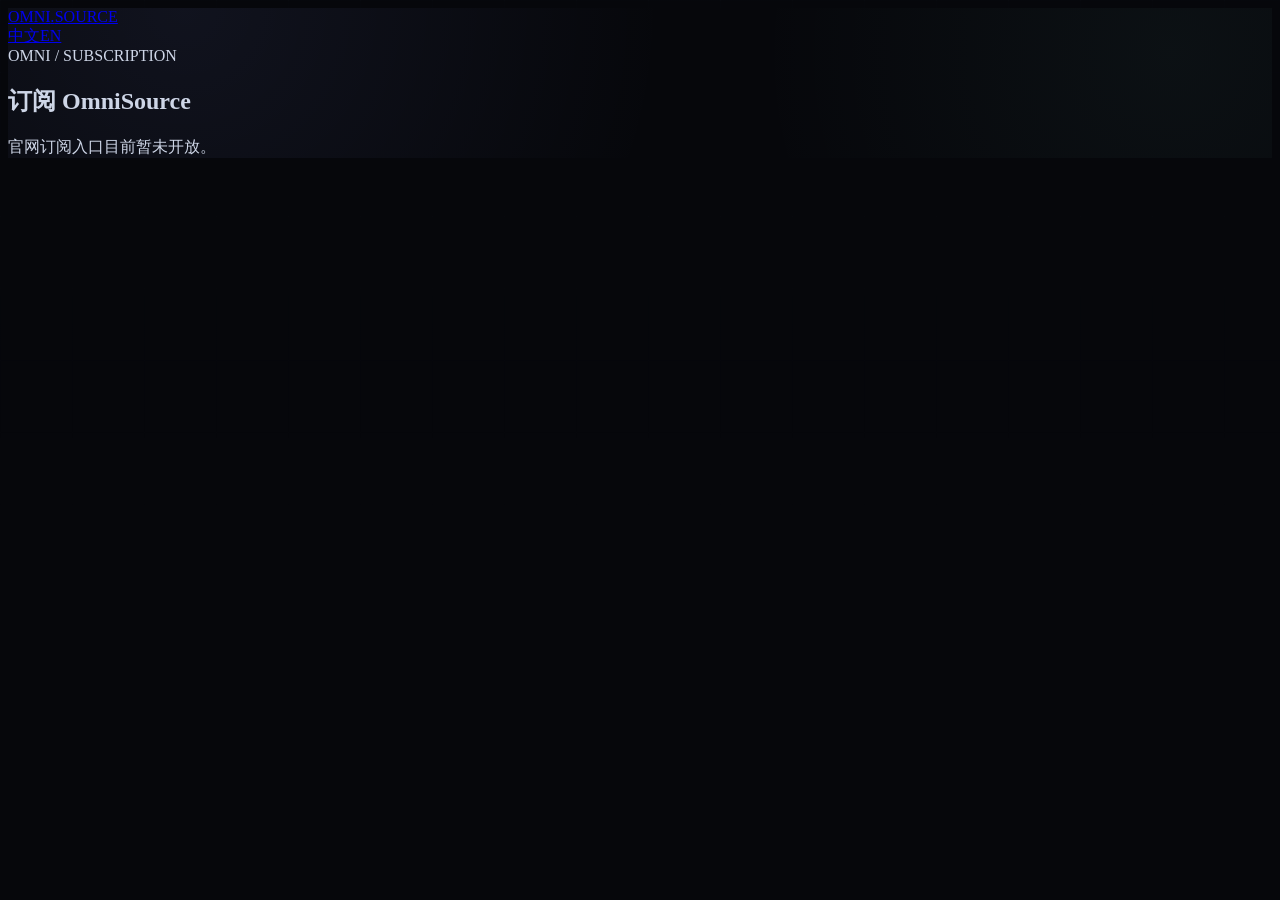
<file: subscribe.html>
<!doctype html>
<html lang="zh"><head><meta charset="utf-8">
<meta name="viewport" content="width=device-width, initial-scale=1">
<meta name="robots" content="noindex,nofollow">
<title>订阅 OmniSource · OmniSource</title>
<link rel="stylesheet" href="theme.css">
<link rel="stylesheet" href="workspace.css">
</head><body class="subscription-page" data-theme="dark">
<main class="subscription-shell">
  <header class="subscription-topline">
    <a class="subscription-brand" href="index.html" aria-label="首页">OMNI<i>.</i>SOURCE</a>
    <div class="subscription-actions"><div class="lang-switch"><a class="lang-option active" href="subscribe.html" hreflang="zh">中文</a><a class="lang-option" href="en/subscribe.html" hreflang="en">EN</a></div></div>
  </header>
  <section class="subscription-hero">
    <div class="subscription-kicker">OMNI / SUBSCRIPTION</div>
    <h1>订阅 OmniSource</h1>
    <p class="subscription-copy">官网订阅入口目前暂未开放。</p>
  </section>
</main>
</body></html>
</file>
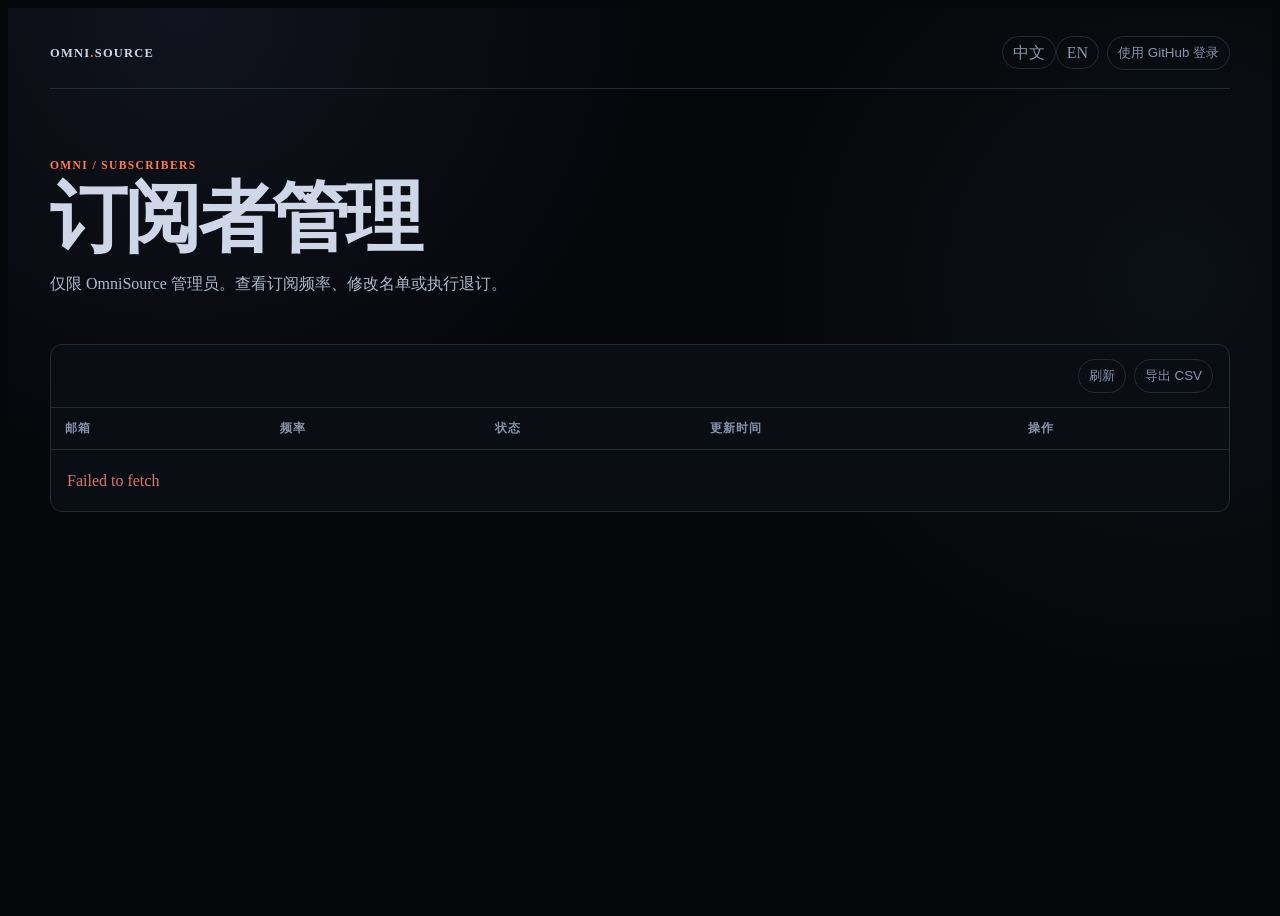
<file: subscribers.html>
<!doctype html>
<html lang="zh"><head><meta charset="utf-8">
<meta name="viewport" content="width=device-width, initial-scale=1">
<meta name="robots" content="noindex,nofollow">
<title>订阅者管理 · OmniSource</title>
<link rel="stylesheet" href="theme.css">
<link rel="stylesheet" href="workspace.css">
<style>
  body.subscribers-page { min-height:100vh; }
  .subscribers-shell { max-width:1180px; margin:0 auto; padding:28px 22px 80px; }
  .subscribers-topline { display:flex; align-items:center; justify-content:space-between; gap:18px; padding-bottom:18px; border-bottom:1px solid var(--soft-border); }
  .subscribers-brand { color:var(--fg); text-decoration:none; font-size:.78rem; font-weight:900; letter-spacing:.1em; }
  .subscribers-brand i { color:var(--accent); font-style:normal; }
  .subscribers-actions, .subscribers-controls { display:flex; align-items:center; gap:8px; flex-wrap:wrap; }
  .subscribers-actions a, .subscribers-actions button, .subscribers-controls button { color:var(--muted); background:transparent; border:1px solid var(--soft-border); border-radius:999px; padding:7px 10px; text-decoration:none; cursor:pointer; }
  .subscribers-actions a:hover, .subscribers-actions button:hover, .subscribers-controls button:hover { color:var(--fg); border-color:var(--accent); }
  .subscribers-hero { padding:70px 0 30px; }
  .subscribers-kicker { color:var(--accent); font-size:.72rem; font-weight:900; letter-spacing:.12em; text-transform:uppercase; }
  .subscribers-hero h1 { margin:12px 0 0; font-size:clamp(2.3rem, 6vw, 5rem); line-height:.94; letter-spacing:-.04em; }
  .subscribers-copy { max-width:700px; color:var(--body-copy); line-height:1.65; }
  .subscribers-panel { overflow:hidden; border:1px solid var(--soft-border); border-radius:12px; background:var(--panel); }
  .subscribers-toolbar { display:flex; align-items:center; justify-content:space-between; gap:12px; padding:14px 16px; border-bottom:1px solid var(--soft-border); }
  .subscribers-count { color:var(--muted); font-size:.86rem; }
  .subscribers-table-wrap { overflow:auto; }
  table { width:100%; border-collapse:collapse; min-width:720px; }
  th, td { padding:12px 14px; border-bottom:1px solid var(--soft-border); text-align:left; white-space:nowrap; }
  th { color:var(--muted); font-size:.75rem; text-transform:uppercase; letter-spacing:.06em; }
  td { color:var(--body-copy); font-size:.88rem; }
  td:first-child { color:var(--fg); font-weight:700; }
  select { border:1px solid var(--soft-border); border-radius:7px; background:var(--input); color:var(--fg); padding:6px 8px; }
  .unsubscribe-btn { border:0; background:transparent; color:var(--accent); cursor:pointer; font-weight:700; }
  .unsubscribe-btn:disabled { color:var(--muted); cursor:default; }
  .subscribers-status { padding:18px 16px; color:var(--muted); line-height:1.6; }
  .subscribers-status.error { color:#d8766d; }
  @media (max-width:650px) { .subscribers-topline, .subscribers-toolbar { align-items:flex-start; flex-direction:column; } }
</style></head>
<body class="subscribers-page">
<main class="subscribers-shell">
  <header class="subscribers-topline">
    <a class="subscribers-brand" href="index.html" aria-label="首页">OMNI<i>.</i>SOURCE</a>
    <div class="subscribers-actions"><div class="lang-switch"><a class="lang-option active" href="subscribers.html" hreflang="zh">中文</a><a class="lang-option" href="en/subscribers.html" hreflang="en">EN</a></div><button id="loginBtn" type="button">使用 GitHub 登录</button><button id="logoutBtn" type="button" hidden>退出登录</button></div>
  </header>
  <section class="subscribers-hero">
    <div class="subscribers-kicker">OMNI / SUBSCRIBERS</div>
    <h1>订阅者管理</h1>
    <p class="subscribers-copy">仅限 OmniSource 管理员。查看订阅频率、修改名单或执行退订。</p>
  </section>
  <section class="subscribers-panel">
    <div class="subscribers-toolbar"><span class="subscribers-count" id="subscriberCount"></span><div class="subscribers-controls"><button id="refreshBtn" type="button">刷新</button><button id="exportBtn" type="button">导出 CSV</button></div></div>
    <div class="subscribers-table-wrap"><table><thead><tr><th>邮箱</th><th>频率</th><th>状态</th><th>更新时间</th><th>操作</th></tr></thead><tbody id="subscriberRows"></tbody></table></div>
    <div class="subscribers-status" id="subscriberStatus" aria-live="polite"></div>
  </section>
</main>
<script>
  const API_BASE = "https://omnisource-settings-api.omnisource.workers.dev";
  const loadingMessage = "正在加载订阅者……";
  const unauthorizedMessage = "请先使用有仓库权限的 GitHub 账号登录。";
  const emptyMessage = "还没有订阅者。";
  const confirmMessage = "确定要退订这个邮箱吗？";
  const dailyLabel = "按天";
  const weeklyLabel = "按周";
  const unsubscribeLabel = "退订";
  const unsubscribedLabel = "已退订";
  let subscriptions = [];
  const status = document.getElementById('subscriberStatus');
  const rows = document.getElementById('subscriberRows');
  const count = document.getElementById('subscriberCount');
  const setStatus = (message, error = false) => { status.textContent = message; status.classList.toggle('error', error); };
  const apiFetch = (path, options = {}) => fetch(`${API_BASE}${path}`, {credentials:'include', ...options, headers:{'Content-Type':'application/json', ...(options.headers || {})}});
  const login = () => { window.location.href = `${API_BASE}/api/auth/login?return_to=${encodeURIComponent(window.location.href)}`; };
  const render = () => {
    count.textContent = `${subscriptions.length} 订阅者`;
    rows.innerHTML = '';
    subscriptions.forEach(item => {
      const row = document.createElement('tr');
      const cadence = document.createElement('select');
      [['daily', dailyLabel], ['weekly', weeklyLabel]].forEach(([value, label]) => { const option = document.createElement('option'); option.value = value; option.textContent = label; option.selected = item.cadence === value; cadence.appendChild(option); });
      cadence.addEventListener('change', async () => {
        cadence.disabled = true;
        const response = await apiFetch('/api/subscriptions', {method:'PATCH', body:JSON.stringify({email:item.email, cadence:cadence.value})});
        if (!response.ok) { cadence.value = item.cadence; setStatus('Update failed', true); }
        else { item.cadence = cadence.value; setStatus('Updated'); }
        cadence.disabled = false;
      });
      const action = document.createElement('button'); action.className = 'unsubscribe-btn'; action.textContent = item.status === 'unsubscribed' ? unsubscribedLabel : unsubscribeLabel; action.disabled = item.status === 'unsubscribed';
      action.addEventListener('click', async () => {
        if (!window.confirm(confirmMessage)) return;
        action.disabled = true;
        const response = await apiFetch('/api/subscriptions', {method:'DELETE', body:JSON.stringify({email:item.email})});
        if (!response.ok) { action.disabled = false; setStatus('Unsubscribe failed', true); }
        else { item.status = 'unsubscribed'; action.textContent = unsubscribedLabel; setStatus('Updated'); }
      });
      [item.email, cadence, item.status || '', item.updated_at ? new Date(item.updated_at).toLocaleString() : '', action].forEach(value => { const cell = document.createElement('td'); if (typeof value === 'string') cell.textContent = value; else cell.appendChild(value); row.appendChild(cell); });
      rows.appendChild(row);
    });
  };
  const load = async () => {
    setStatus(loadingMessage);
    try {
      subscriptions = [];
      let cursor = '';
      do {
        const suffix = cursor ? `?limit=1000&cursor=${encodeURIComponent(cursor)}` : '?limit=1000';
        const response = await apiFetch(`/api/subscriptions${suffix}`);
        if (response.status === 401 || response.status === 403) { document.getElementById('loginBtn').hidden = false; setStatus(unauthorizedMessage, true); return; }
        const payload = await response.json();
        if (!response.ok || !payload.ok) throw new Error(payload.message || 'Load failed');
        subscriptions.push(...(payload.subscriptions || []));
        cursor = payload.cursor || '';
      } while (cursor);
      render(); setStatus(subscriptions.length ? '' : emptyMessage); document.getElementById('loginBtn').hidden = true; document.getElementById('logoutBtn').hidden = false;
    } catch (error) { setStatus(error.message || 'Load failed', true); }
  };
  document.getElementById('loginBtn').addEventListener('click', login);
  document.getElementById('refreshBtn').addEventListener('click', load);
  document.getElementById('logoutBtn').addEventListener('click', async () => { await apiFetch('/api/auth/logout', {method:'POST'}); window.location.reload(); });
  document.getElementById('exportBtn').addEventListener('click', () => {
    const csv = ['email,cadence,status,updated_at', ...subscriptions.map(item => [item.email,item.cadence,item.status,item.updated_at].map(value => `"${String(value || '').replaceAll('"','""')}"`).join(','))].join('\n');
    const link = document.createElement('a'); link.href = URL.createObjectURL(new Blob([csv], {type:'text/csv'})); link.download = 'omnisource-subscribers.csv'; link.click(); URL.revokeObjectURL(link.href);
  });
  document.getElementById('loginBtn').hidden = false;
  load();
</script>
</body></html>
</file>
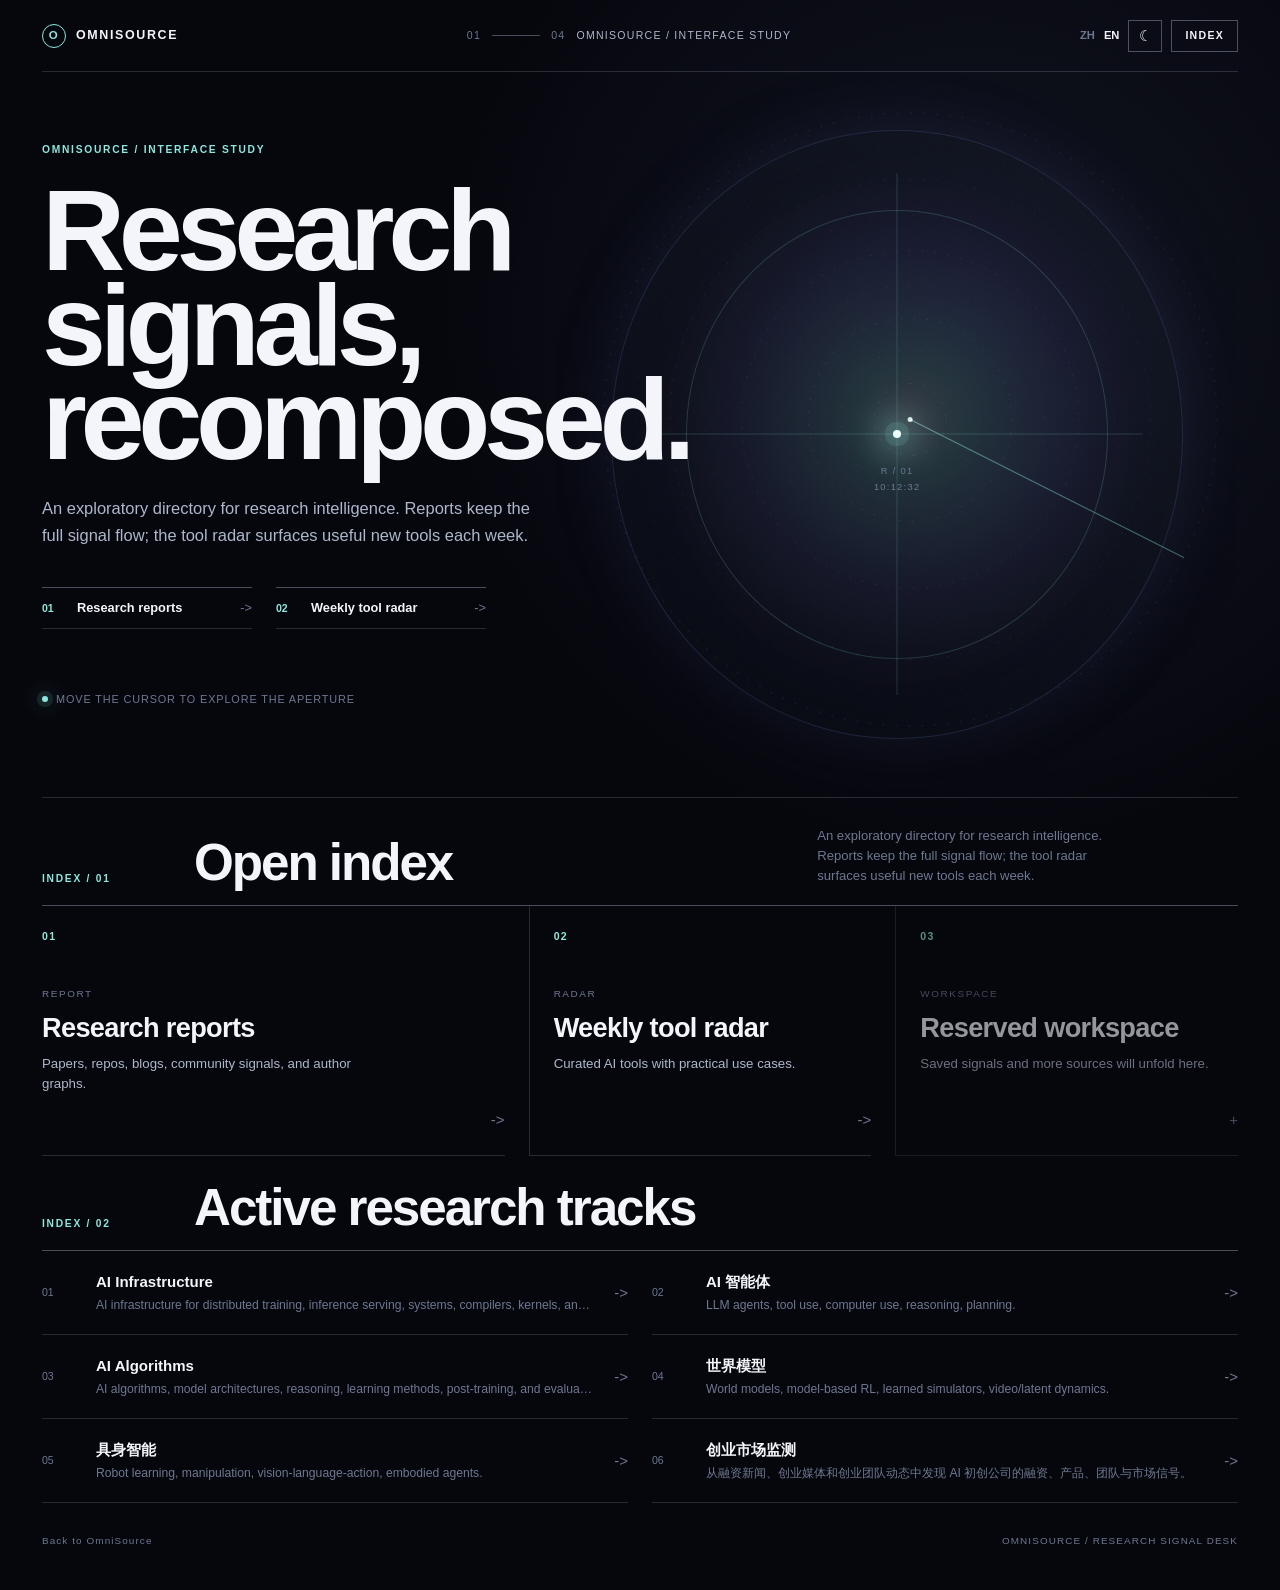
<file: en/directory.html>
<!doctype html>
<html lang="en"><head><meta charset="utf-8">
<meta name="viewport" content="width=device-width, initial-scale=1">
<title>OmniSource — Research signals, recomposed.</title>
<meta name="description" content="An exploratory directory for research intelligence. Reports keep the full signal flow; the tool radar surfaces useful new tools each week.">
<meta name="robots" content="index,follow,max-image-preview:large,max-snippet:-1,max-video-preview:-1">
<link rel="canonical" href="https://lang-jiaqi.github.io/omnisource-site/en/directory.html">
<link rel="alternate" hreflang="zh-CN" href="https://lang-jiaqi.github.io/omnisource-site/directory.html">
<link rel="alternate" hreflang="en" href="https://lang-jiaqi.github.io/omnisource-site/en/directory.html">
<link rel="alternate" hreflang="x-default" href="https://lang-jiaqi.github.io/omnisource-site/directory.html">
<meta property="og:type" content="website">
<meta property="og:site_name" content="OmniSource">
<meta property="og:locale" content="en_US">
<meta property="og:title" content="OmniSource — Research signals, recomposed.">
<meta property="og:description" content="An exploratory directory for research intelligence. Reports keep the full signal flow; the tool radar surfaces useful new tools each week.">
<meta property="og:url" content="https://lang-jiaqi.github.io/omnisource-site/en/directory.html">
<meta name="twitter:card" content="summary">
<meta name="twitter:title" content="OmniSource — Research signals, recomposed.">
<meta name="twitter:description" content="An exploratory directory for research intelligence. Reports keep the full signal flow; the tool radar surfaces useful new tools each week.">
<link rel="stylesheet" href="../directory.css">
</head>
<body>
<div class="directory-shell">
  <header class="directory-nav">
    <a class="directory-wordmark" href="report.html" aria-label="OmniSource"><span class="directory-mark">O</span><span>OMNISOURCE</span></a>
    <div class="directory-nav-meta"><span>01</span><i></i><span>04</span><span class="directory-nav-label">OmniSource / interface study</span></div>
    <div class="directory-nav-actions"><div class="directory-lang"><a class="lang-option" href="../directory.html" hreflang="zh">ZH</a><a class="lang-option active" href="directory.html" hreflang="en">EN</a></div><button class="directory-theme-button" id="directoryTheme" type="button" aria-label="Toggle theme">☾</button><button class="directory-menu-button" type="button" aria-expanded="false" aria-controls="directoryMenu">INDEX</button></div>
  </header>

  <main>
    <section class="directory-hero" aria-labelledby="directoryTitle">
      <div class="directory-hero-copy">
        <span class="directory-kicker">OmniSource / interface study</span>
        <h1 id="directoryTitle">Research signals,<br>recomposed.</h1>
        <p>An exploratory directory for research intelligence. Reports keep the full signal flow; the tool radar surfaces useful new tools each week.</p>
        <div class="directory-hero-links"><a href="report.html"><span>01</span>Research reports<b aria-hidden="true">-></b></a><a href="tools.html"><span>02</span>Weekly tool radar<b aria-hidden="true">-></b></a></div>
        <div class="directory-status"><span class="directory-status-dot"></span><span>Move the cursor to explore the aperture</span></div>
      </div>
      <div class="directory-aperture" aria-label="Interactive radial aperture">
        <canvas id="directoryAperture" aria-hidden="true"></canvas>
        <span class="aperture-cross aperture-cross-x"></span><span class="aperture-cross aperture-cross-y"></span>
        <span class="aperture-core"></span><span class="aperture-readout">R / 01<br><span data-beijing-time>北京时间</span></span>
      </div>
    </section>

    <section class="directory-index" id="directoryIndex" aria-labelledby="indexTitle">
      <div class="directory-section-heading"><span>INDEX / 01</span><h2 id="indexTitle">Open index</h2><p>An exploratory directory for research intelligence. Reports keep the full signal flow; the tool radar surfaces useful new tools each week.</p></div>
      <div class="directory-project-grid">
        <a class="directory-project directory-project-featured" href="report.html"><span class="directory-project-number">01</span><span class="directory-project-kind">REPORT</span><strong>Research reports</strong><small>Papers, repos, blogs, community signals, and author graphs.</small><b aria-hidden="true">-></b></a>
        <a class="directory-project" href="tools.html"><span class="directory-project-number">02</span><span class="directory-project-kind">RADAR</span><strong>Weekly tool radar</strong><small>Curated AI tools with practical use cases.</small><b aria-hidden="true">-></b></a>
        <div class="directory-project directory-project-muted"><span class="directory-project-number">03</span><span class="directory-project-kind">WORKSPACE</span><strong>Reserved workspace</strong><small>Saved signals and more sources will unfold here.</small><b aria-hidden="true">+</b></div>
      </div>
    </section>

    <section class="directory-tracks" aria-labelledby="tracksTitle">
      <div class="directory-section-heading"><span>INDEX / 02</span><h2 id="tracksTitle">Active research tracks</h2></div>
      <div class="directory-track-list"><a class="directory-track" href="report.html#ai-infra"><span class="directory-track-number">01</span><span><strong>AI Infrastructure</strong><small>AI infrastructure for distributed training, inference serving, systems, compilers, kernels, and clusters.</small></span><span class="directory-arrow" aria-hidden="true">-></span></a><a class="directory-track" href="report.html#llm-agents"><span class="directory-track-number">02</span><span><strong>AI 智能体</strong><small>LLM agents, tool use, computer use, reasoning, planning.</small></span><span class="directory-arrow" aria-hidden="true">-></span></a><a class="directory-track" href="report.html#ai-algorithm"><span class="directory-track-number">03</span><span><strong>AI Algorithms</strong><small>AI algorithms, model architectures, reasoning, learning methods, post-training, and evaluation.</small></span><span class="directory-arrow" aria-hidden="true">-></span></a><a class="directory-track" href="report.html#world-models"><span class="directory-track-number">04</span><span><strong>世界模型</strong><small>World models, model-based RL, learned simulators, video/latent dynamics.</small></span><span class="directory-arrow" aria-hidden="true">-></span></a><a class="directory-track" href="report.html#robotics"><span class="directory-track-number">05</span><span><strong>具身智能</strong><small>Robot learning, manipulation, vision-language-action, embodied agents.</small></span><span class="directory-arrow" aria-hidden="true">-></span></a><a class="directory-track" href="../entrepreneur.html"><span class="directory-track-number">06</span><span><strong>创业市场监测</strong><small>从融资新闻、创业媒体和创业团队动态中发现 AI 初创公司的融资、产品、团队与市场信号。</small></span><span class="directory-arrow" aria-hidden="true">-></span></a></div>
    </section>
  </main>
  <footer class="directory-footer"><a href="report.html">Back to OmniSource</a><span>OMNISOURCE / RESEARCH SIGNAL DESK</span></footer>
</div>
<aside class="directory-menu" id="directoryMenu" hidden><div class="directory-menu-inner"><button class="directory-menu-close" type="button" aria-label="Close">×</button><span class="directory-kicker">NAVIGATION</span><a href="report.html">01 / Research reports</a><a href="tools.html">02 / Weekly tool radar</a><a href="#directoryIndex">03 / Open index</a></div></aside>
<script src="../directory-ui.js"></script>
</body></html>
</file>
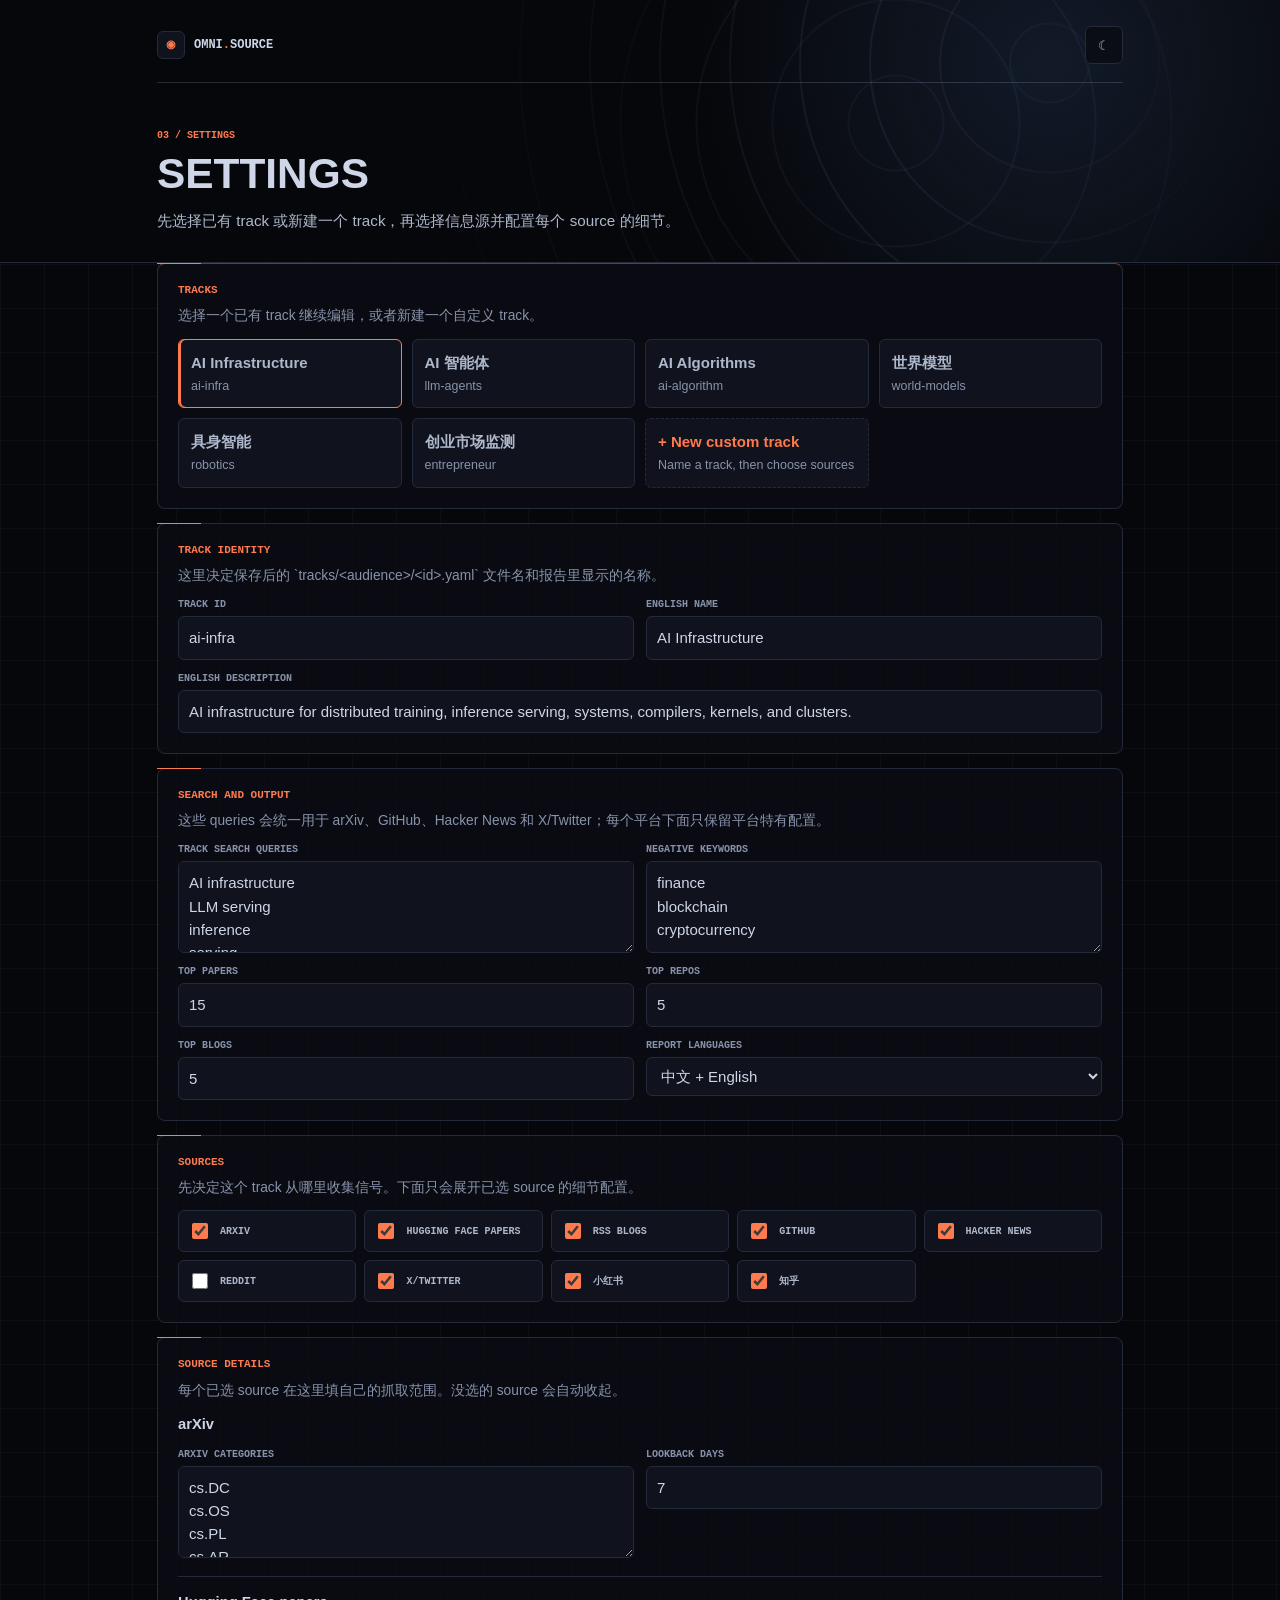
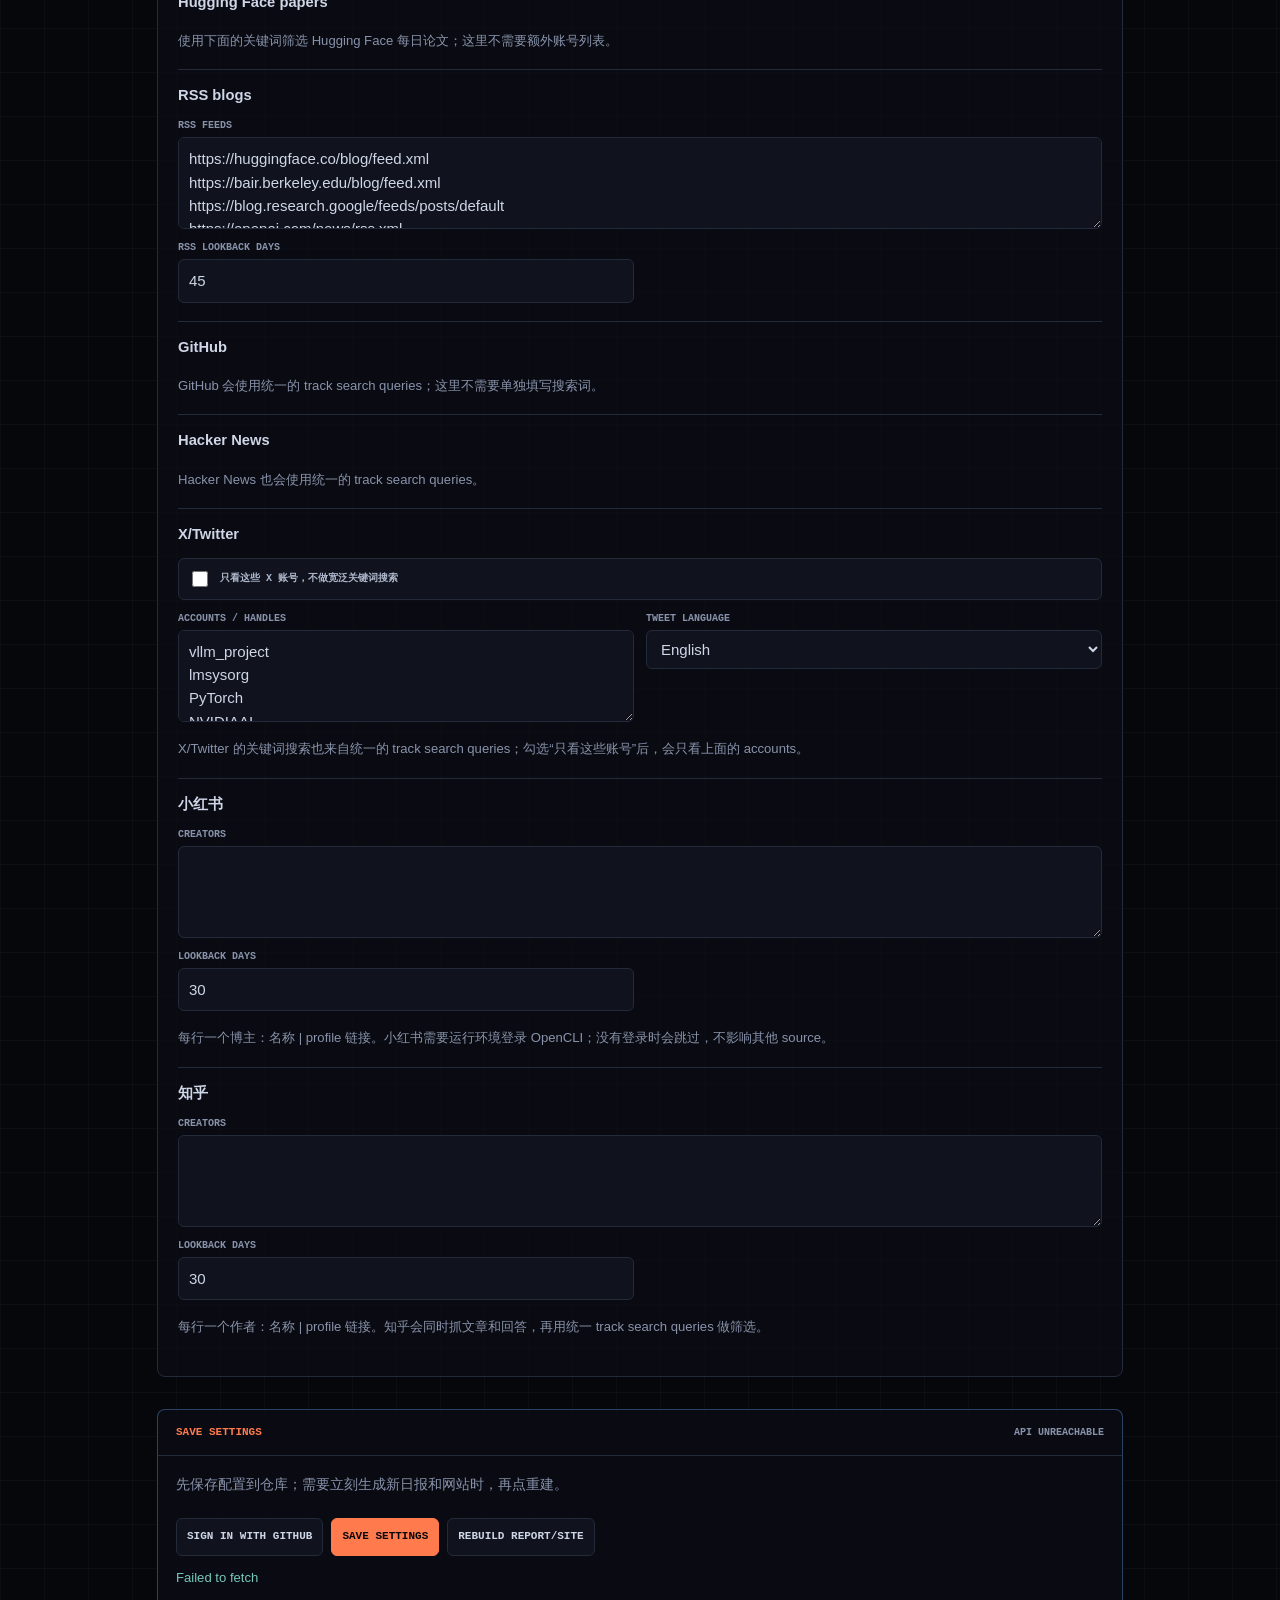
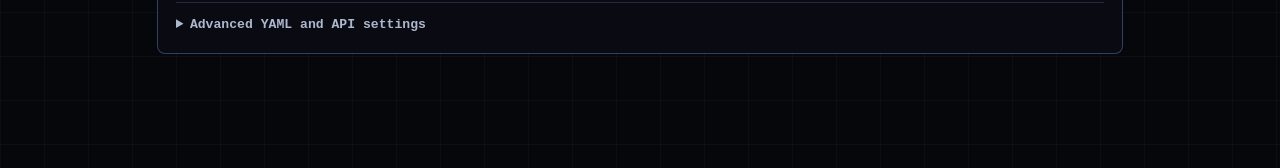
<file: en/settings.html>
<!doctype html>
<html lang="en"><head><meta charset="utf-8">
<meta name="viewport" content="width=device-width, initial-scale=1">
<meta name="robots" content="noindex,nofollow">
<title>OmniSource Settings</title>
<script>
  (() => {
    const saved = localStorage.getItem("omnisource-theme");
    document.documentElement.dataset.theme = saved || "dark";
  })();
</script>
<style>
  :root {
    --bg:#0a0a0f; --panel:#13131c; --fg:#e8e8ef; --muted:#8e8e9e; --accent:#7c83ff;
    --border:#1f1f2b; --soft-border:#282836; --body-copy:#cdced8; --input:#0e0e16;
    --success:#6fb0a5; --warn:#d9a85c; --hero-bg:#11111a;
  }
  :root[data-theme="light"] {
    --bg:#f7f8fb; --panel:#ffffff; --fg:#171821; --muted:#687084; --accent:#4257c9;
    --border:#dfe3ee; --soft-border:#d7dce8; --body-copy:#303545; --input:#f0f3f9;
    --success:#147c71; --warn:#9c6519; --hero-bg:#ffffff;
  }
  * { box-sizing:border-box; }
  [hidden] { display:none !important; }
  body { margin:0; background:var(--bg); color:var(--fg);
    font:15px/1.55 -apple-system,BlinkMacSystemFont,"Segoe UI",Roboto,sans-serif; }
  a { color:var(--accent); text-decoration:none; }
  .site-hero { background:var(--hero-bg); border-bottom:1px solid var(--border); }
  .site-hero-inner { max-width:1180px; margin:0 auto; padding:28px 20px 30px; }
  .topline { display:flex; align-items:center; justify-content:space-between; gap:12px; margin-bottom:18px; }
  .back-link, .icon-btn { display:inline-grid; place-items:center; min-width:38px; height:38px;
    border-radius:999px; border:1px solid var(--border); background:var(--panel); color:var(--muted);
    box-shadow:0 8px 24px rgba(0,0,0,.08); }
  .back-link { grid-auto-flow:column; gap:8px; padding:0 14px; font-weight:700; }
  .back-link:hover, .icon-btn:hover { color:#fff; background:var(--accent); border-color:var(--accent); }
  .hero-title { margin:0; font-size:2.15rem; line-height:1.05; letter-spacing:0; font-weight:800; }
  .hero-copy { max-width:780px; margin:10px 0 0; color:var(--body-copy); font-size:1rem; }
  .shell { max-width:980px; margin:0 auto; padding:22px 20px 72px; }
  .builder { display:grid; grid-template-columns:1fr; gap:28px; margin-top:20px; }
  .settings-section { padding:18px 0 20px; border-top:1px solid var(--soft-border); }
  .settings-section:first-child { border-top:0; padding-top:0; }
  .settings-section h2 { margin:0 0 12px; font-size:.92rem; line-height:1.2; color:var(--success);
    text-transform:uppercase; letter-spacing:.04em; }
  .section-note { margin:-4px 0 12px; color:var(--muted); font-size:.86rem; }
  .field-grid { display:grid; grid-template-columns:repeat(2, minmax(0, 1fr)); gap:12px; }
  .field { display:flex; flex-direction:column; gap:5px; min-width:0; }
  .field.full { grid-column:1 / -1; }
  label, .field-label { color:var(--muted); font-size:.78rem; font-weight:700; }
  input, textarea, select { width:100%; border:1px solid var(--soft-border); border-radius:8px;
    background:var(--input); color:var(--fg); padding:9px 10px; font:inherit; outline:none; }
  textarea { min-height:92px; resize:vertical; }
  input:focus, textarea:focus, select:focus { border-color:var(--accent); }
  .checks { display:grid; grid-template-columns:repeat(auto-fit, minmax(150px, 1fr)); gap:8px; }
  .check { display:flex; align-items:center; gap:9px; min-height:36px; border:1px solid var(--soft-border);
    border-radius:8px; padding:7px 9px; background:var(--panel); color:var(--body-copy); }
  .check input { width:16px; height:16px; padding:0; accent-color:var(--accent); }
  .track-library { display:grid; grid-template-columns:repeat(auto-fit, minmax(220px, 1fr)); gap:10px; }
  .track-card { appearance:none; text-align:left; border:1px solid var(--soft-border); border-radius:8px;
    background:var(--panel); color:var(--fg); padding:11px 12px; font:inherit; cursor:pointer; }
  .track-card:hover, .track-card.active { border-color:var(--accent); }
  .track-card.active { box-shadow:inset 0 0 0 1px var(--accent); }
  .track-card.add-new { border-style:dashed; color:var(--accent); }
  .track-card-title { display:block; font-weight:800; }
  .track-card-meta { display:block; margin-top:3px; color:var(--muted); font-size:.78rem; }
  .primary-btn, .plain-btn { appearance:none; border:1px solid var(--soft-border);
    border-radius:8px; background:var(--panel); color:var(--fg); padding:8px 10px;
    font:inherit; font-weight:700; cursor:pointer; }
  .plain-btn:hover { border-color:var(--accent); color:var(--accent); }
  .primary-btn { background:var(--accent); color:#fff; border-color:var(--accent); }
  .source-config { display:grid; gap:12px; padding:14px 0 18px; border-top:1px solid var(--soft-border); }
  .source-config:first-of-type { border-top:0; padding-top:0; }
  .source-config[hidden] { display:none; }
  .source-config h3 { margin:0; color:var(--fg); font-size:.92rem; }
  .preview { border:1px solid var(--border); background:var(--panel); border-radius:10px; overflow:hidden; }
  .preview-head { display:flex; align-items:center; justify-content:space-between; gap:10px;
    padding:13px 14px; border-bottom:1px solid var(--soft-border); }
  .preview-head h2 { margin:0; font-size:.95rem; }
  .preview-actions { display:flex; gap:8px; flex-wrap:wrap; }
  .preview-body { display:grid; gap:14px; padding:14px; }
  .save-panel { display:grid; gap:12px; }
  .save-head { display:flex; align-items:center; justify-content:space-between; gap:10px; margin-bottom:10px; }
  .save-actions { display:flex; flex-wrap:wrap; gap:8px; margin-top:10px; }
  .save-state { color:var(--muted); font-size:.76rem; font-weight:800; }
  .save-state.ready { color:var(--success); }
  .save-state.warn { color:var(--warn); }
  .save-summary { margin:0; color:var(--body-copy); font-size:.88rem; }
  .advanced-panel { border-top:1px solid var(--soft-border); padding-top:12px; }
  .advanced-panel summary { cursor:pointer; color:var(--muted); font-weight:800; font-size:.82rem; }
  .advanced-body { display:grid; gap:12px; margin-top:12px; }
  button:disabled { cursor:not-allowed; opacity:.45; }
  .code-label { display:flex; align-items:center; justify-content:space-between; gap:8px;
    color:var(--muted); font-size:.76rem; font-weight:800; text-transform:uppercase; letter-spacing:.04em; }
  pre { margin:0; max-height:360px; overflow:auto; border:1px solid var(--soft-border);
    border-radius:8px; background:var(--input); color:var(--body-copy); padding:12px;
    font:12.5px/1.5 ui-monospace,SFMono-Regular,Menlo,Consolas,monospace; white-space:pre; }
  .status { min-height:20px; color:var(--success); font-size:.82rem; }
  .hint { color:var(--muted); font-size:.82rem; margin:.35rem 0 0; }
  @media (max-width:640px) {
    .field-grid { grid-template-columns:1fr; }
    .topline { align-items:flex-start; flex-direction:column; }
  }
</style><link rel="stylesheet" href="../theme.css"><link rel="stylesheet" href="../workspace.css"></head>
<body class="settings-page">
<header class="site-hero">
  <div class="site-hero-inner">
    <div class="topline">
      <a class="back-link" href="./" aria-label="返回日报"><span class="workspace-brand-mark" aria-hidden="true">◉</span><span>OMNI<span class="brand-dot-text">.</span>SOURCE</span></a>
      <button class="icon-btn" type="button" id="themeBtn" aria-label="切换主题" title="切换主题"><span aria-hidden="true">☾</span></button>
    </div>
    <span class="workspace-kicker">03 / SETTINGS</span>
    <h1 class="hero-title">Settings</h1>
    <p class="hero-copy">先选择已有 track 或新建一个 track，再选择信息源并配置每个 source 的细节。</p>
  </div>
</header>
<main class="shell">
  <div class="builder">
    <form id="settingsForm" autocomplete="off">
      <section class="settings-section">
        <h2>Tracks</h2>
        <p class="section-note">选择一个已有 track 继续编辑，或者新建一个自定义 track。</p>
        <div class="track-library" id="trackLibrary"></div>
      </section>

      <section class="settings-section">
        <h2>Track Identity</h2>
        <p class="section-note">这里决定保存后的 `tracks/&lt;audience&gt;/&lt;id&gt;.yaml` 文件名和报告里显示的名称。</p>
        <div class="field-grid">
          <div class="field">
            <label for="trackId">Track id</label>
            <input id="trackId" value="my-ai-radar" spellcheck="false">
          </div>
          <input id="activeTracks" type="hidden" value="my-ai-radar">
          <div class="field" data-language-field="zh">
            <label for="displayZh">中文名称</label>
            <input id="displayZh" value="我的 AI 雷达">
          </div>
          <div class="field" data-language-field="en">
            <label for="displayEn">English name</label>
            <input id="displayEn" value="My AI Radar">
          </div>
          <div class="field full" data-language-field="zh">
            <label for="descZh">中文描述</label>
            <input id="descZh" value="关注我关心的论文、开源项目、实验室博客和 X 账号的个人科研雷达。">
          </div>
          <div class="field full" data-language-field="en">
            <label for="descEn">English description</label>
            <input id="descEn" value="A personal research radar for papers, repositories, lab notes, and X accounts I care about.">
          </div>
        </div>
      </section>

      <section class="settings-section">
        <h2>Search and Output</h2>
        <p class="section-note">这些 queries 会统一用于 arXiv、GitHub、Hacker News 和 X/Twitter；每个平台下面只保留平台特有配置。</p>
        <div class="field-grid">
          <div class="field">
            <label for="searchQueries">Track search queries</label>
            <textarea id="searchQueries">LLM agents
reasoning
tool use
inference optimization
post-training
benchmark</textarea>
          </div>
          <div class="field">
            <label for="negativeKeywords">Negative keywords</label>
            <textarea id="negativeKeywords">finance
blockchain
cryptocurrency</textarea>
          </div>
          <div class="field">
            <label for="topPapers">Top papers</label>
            <input id="topPapers" type="number" min="1" max="30" value="15">
          </div>
          <div class="field">
            <label for="topRepos">Top repos</label>
            <input id="topRepos" type="number" min="1" max="20" value="5">
          </div>
          <div class="field">
            <label for="topBlogs">Top blogs</label>
            <input id="topBlogs" type="number" min="1" max="20" value="5">
          </div>
          <div class="field">
            <label for="language">Report languages</label>
            <select id="language"><option value="zh">中文 only</option><option value="en">English only</option><option value="both">中文 + English</option></select>
          </div>
        </div>
      </section>

      <section class="settings-section">
        <h2>Sources</h2>
        <p class="section-note">先决定这个 track 从哪里收集信号。下面只会展开已选 source 的细节配置。</p>
        <div class="checks" id="sourceChecks">
          <label class="check"><input type="checkbox" value="arxiv" checked> arXiv</label>
          <label class="check"><input type="checkbox" value="hf_papers" checked> Hugging Face papers</label>
          <label class="check"><input type="checkbox" value="rss" checked> RSS blogs</label>
          <label class="check"><input type="checkbox" value="github" checked> GitHub</label>
          <label class="check"><input type="checkbox" value="hackernews"> Hacker News</label>
          <label class="check"><input type="checkbox" value="reddit"> Reddit</label>
          <label class="check"><input type="checkbox" value="twitter" checked> X/Twitter</label>
          <label class="check"><input type="checkbox" value="xiaohongshu"> 小红书</label>
          <label class="check"><input type="checkbox" value="zhihu"> 知乎</label>
        </div>
      </section>

      <section class="settings-section">
        <h2>Source Details</h2>
        <p class="section-note">每个已选 source 在这里填自己的抓取范围。没选的 source 会自动收起。</p>
        <div id="sourceDetails">
          <section class="source-config" data-source-detail="arxiv">
            <h3>arXiv</h3>
            <div class="field-grid">
              <div class="field">
                <label for="categories">arXiv categories</label>
                <textarea id="categories">cs.AI
cs.LG
cs.CL</textarea>
              </div>
              <div class="field">
                <label for="days">Lookback days</label>
                <input id="days" type="number" min="1" max="30" value="3">
              </div>
            </div>
          </section>

          <section class="source-config" data-source-detail="hf_papers">
            <h3>Hugging Face papers</h3>
            <p class="hint">使用下面的关键词筛选 Hugging Face 每日论文；这里不需要额外账号列表。</p>
          </section>

          <section class="source-config" data-source-detail="rss">
            <h3>RSS blogs</h3>
            <div class="field-grid">
              <div class="field full">
                <label for="rssFeeds">RSS feeds</label>
                <textarea id="rssFeeds">https://huggingface.co/blog/feed.xml
https://blog.research.google/feeds/posts/default
https://openai.com/news/rss.xml</textarea>
              </div>
              <div class="field">
                <label for="rssDays">RSS lookback days</label>
                <input id="rssDays" type="number" min="1" max="90" value="21">
              </div>
            </div>
          </section>

          <section class="source-config" data-source-detail="github">
            <h3>GitHub</h3>
            <p class="hint">GitHub 会使用统一的 track search queries；这里不需要单独填写搜索词。</p>
          </section>

          <section class="source-config" data-source-detail="hackernews">
            <h3>Hacker News</h3>
            <input id="hnTop" type="hidden" value="50">
            <p class="hint">Hacker News 也会使用统一的 track search queries。</p>
          </section>

          <section class="source-config" data-source-detail="reddit">
            <h3>Reddit</h3>
            <div class="field-grid">
              <div class="field">
                <label for="redditSubreddits">Reddit communities</label>
                <textarea id="redditSubreddits">MachineLearning
LocalLLaMA</textarea>
              </div>
              <input id="redditTop" type="hidden" value="50">
            </div>
          </section>

          <section class="source-config" data-source-detail="twitter">
            <h3>X/Twitter</h3>
            <div class="field-grid">
              <div class="field full">
                <label class="check"><input type="checkbox" id="onlyHandles"> 只看这些 X 账号，不做宽泛关键词搜索</label>
              </div>
              <div class="field">
                <label for="twitterHandles">Accounts / handles</label>
                <textarea id="twitterHandles">karpathy
swyx
ClementDelangue
OpenAI
GoogleDeepMind</textarea>
              </div>
              <div class="field">
                <label for="tweetLanguage">Tweet language</label>
                <select id="tweetLanguage"><option value="en">English</option><option value="">Any</option><option value="zh">中文</option></select>
              </div>
              <input id="twitterMax" type="hidden" value="80">
            </div>
            <p class="hint">X/Twitter 的关键词搜索也来自统一的 track search queries；勾选“只看这些账号”后，会只看上面的 accounts。</p>
          </section>

          <section class="source-config" data-source-detail="xiaohongshu">
            <h3>小红书</h3>
            <div class="field-grid">
              <div class="field full">
                <label for="xiaohongshuCreators">Creators</label>
                <textarea id="xiaohongshuCreators">科研工具博主 | https://www.xiaohongshu.com/user/profile/6489b7940000000012035e9b</textarea>
              </div>
              <div class="field">
                <label for="xiaohongshuDays">Lookback days</label>
                <input id="xiaohongshuDays" type="number" min="1" max="90" value="30">
              </div>
            </div>
            <p class="hint">每行一个博主：名称 | profile 链接。小红书需要运行环境登录 OpenCLI；没有登录时会跳过，不影响其他 source。</p>
          </section>

          <section class="source-config" data-source-detail="zhihu">
            <h3>知乎</h3>
            <div class="field-grid">
              <div class="field full">
                <label for="zhihuCreators">Creators</label>
                <textarea id="zhihuCreators">zylmozart | https://www.zhihu.com/people/zylmozart</textarea>
              </div>
              <div class="field">
                <label for="zhihuDays">Lookback days</label>
                <input id="zhihuDays" type="number" min="1" max="90" value="30">
              </div>
            </div>
            <p class="hint">每行一个作者：名称 | profile 链接。知乎会同时抓文章和回答，再用统一 track search queries 做筛选。</p>
          </section>
        </div>
      </section>
    </form>

    <aside class="preview" aria-label="Save settings">
      <div class="preview-head">
        <h2>Save settings</h2>
        <span class="save-state" id="authState">Backend not connected</span>
      </div>
      <div class="preview-body">
        <div class="save-panel">
          <p class="save-summary">先保存配置到仓库；需要立刻生成新日报和网站时，再点重建。</p>
          <div class="save-actions">
            <button class="plain-btn" type="button" id="loginGitHub">Sign in with GitHub</button>
            <button class="primary-btn" type="button" id="saveGitHub">Save settings</button>
            <button class="plain-btn" type="button" id="rebuildGitHub">Rebuild report/site</button>
          </div>
          <div class="status" id="status" aria-live="polite"></div>
        </div>
        <details class="advanced-panel">
          <summary>Advanced YAML and API settings</summary>
          <div class="advanced-body">
            <div class="field">
              <label for="apiBase">Settings API URL</label>
              <input id="apiBase" placeholder="https://omnisource-settings-api.example.workers.dev" spellcheck="false">
            </div>
            <div class="preview-actions">
              <button class="plain-btn" type="button" id="copyTrack">Copy track YAML</button>
              <button class="plain-btn" type="button" id="downloadTrack">Download YAML</button>
              <button class="plain-btn" type="button" id="copyApp">Copy app YAML</button>
            </div>
            <div>
              <div class="code-label"><span>tracks/<span id="trackFile">builder/my-ai-radar.yaml</span></span></div>
              <pre id="trackYaml"></pre>
            </div>
            <div>
              <div class="code-label"><span>omnisource.yaml</span></div>
              <pre id="appYaml"></pre>
            </div>
          </div>
        </details>
      </div>
    </aside>
  </div>
</main>
<script>
const KNOWN_TRACKS = [{"slug": "ai-infra", "name": "AI 基础设施", "name_en": "AI Infrastructure", "description": "面向分布式训练、推理服务、系统、编译器、内核与集群的 AI 基础设施。", "description_en": "AI infrastructure for distributed training, inference serving, systems, compilers, kernels, and clusters.", "settings": {"trackId": "ai-infra", "trackPath": "tracks/builder/ai-infra.yaml", "activeTracks": "ai-infra", "displayZh": "AI 基础设施", "displayEn": "AI Infrastructure", "descZh": "面向分布式训练、推理服务、系统、编译器、内核与集群的 AI 基础设施。", "descEn": "AI infrastructure for distributed training, inference serving, systems, compilers, kernels, and clusters.", "sources": ["arxiv", "hf_papers", "rss", "blogrxiv", "github", "hackernews", "twitter", "xiaohongshu", "zhihu"], "categories": "cs.DC\ncs.OS\ncs.PL\ncs.AR\ncs.LG\ncs.AI", "negativeKeywords": "finance\nblockchain\ncryptocurrency", "onlyHandles": false, "twitterHandles": "vllm_project\nlmsysorg\nPyTorch\nNVIDIAAI\nHuggingFace\ndatabricks\nanyscalecompute", "searchQueries": "AI infrastructure\nLLM serving\ninference\nserving\ndistributed training\nparallelism\ndata parallel\nmodel parallel\npipeline parallel\ncluster\ndatacenter\ndata center\nscheduler\nscheduling\nresource management\nGPU\naccelerator\nCUDA\nTriton\nkernel\ncompiler\nruntime\nmemory\nKV cache\nprefill\nbatching\nrouting\nthroughput\nlatency\ncommunication\nbandwidth\nquantization\nspeculative decoding\ncheckpoint\nfault tolerance\ninference engine\nCUDA kernel\nGPU inference\nLLM inference\nGPU serving\n人工智能\n大模型\n推理\n训练\n部署\n算力\n集群\n系统\n工程\n论文", "tweetLanguage": "en", "twitterMax": "80", "xiaohongshuCreators": "", "xiaohongshuDays": "30", "zhihuCreators": "", "zhihuDays": "30", "rssFeeds": "https://huggingface.co/blog/feed.xml\nhttps://bair.berkeley.edu/blog/feed.xml\nhttps://blog.research.google/feeds/posts/default\nhttps://openai.com/news/rss.xml\nhttps://pytorch.org/blog/feed.xml\nhttps://developer.nvidia.com/blog/category/artificial-intelligence/feed/\nhttps://www.anyscale.com/blog/rss.xml\nhttps://www.databricks.com/feed\nhttps://lambdalabs.com/blog/rss.xml", "rssDays": "45", "hnTop": "50", "redditSubreddits": "MachineLearning\nLocalLLaMA", "redditTop": "50", "days": "7", "topPapers": "15", "topRepos": "5", "topBlogs": "5", "language": "both", "advancedYaml": "relevance_filter:\n  paper:\n    preferred_arxiv_categories:\n    - cs.DC\n    - cs.OS\n    - cs.PL\n    - cs.AR\n    broad_arxiv_categories:\n    - cs.AI\n    - cs.LG\n    category_boosts:\n      cs.DC: 4\n      cs.OS: 3\n      cs.PL: 2\n      cs.AR: 2\n    min_anchor_hits: 1\n    broad_category_min_anchor_hits: 1\n    anchor_keywords:\n    - LLM serving\n    - inference engine\n    - serving\n    - distributed training\n    - data parallel\n    - model parallel\n    - pipeline parallel\n    - cluster\n    - scheduling\n    - resource management\n    - GPU\n    - accelerator\n    - CUDA\n    - Triton\n    - kernel\n    - compiler\n    - runtime\n    - KV cache\n    - prefill\n    - decode routing\n    - batching\n    - routing\n    - throughput\n    - latency\n    - communication\n    - bandwidth\n    - quantization\n    - speculative decoding\n    - checkpoint\n    - fault tolerance\n  repo:\n    allow_keyword_fallback: true\n  blog:\n    allow_keyword_fallback: true\n\ntopics:\n- name: 训练系统\n  children:\n  - name: 并行与分布式训练\n    children:\n    - data / model / pipeline parallelism\n    - large-scale pretraining systems\n    - checkpoint / fault tolerance\n  - name: 集群调度与可靠性\n    children:\n    - cluster scheduling\n    - resource management / elasticity\n- name: 推理系统\n  children:\n  - name: Serving 引擎\n    children:\n    - LLM serving / inference engines\n    - batching / routing / latency\n    - agent serving systems\n  - name: 内存与解码优化\n    children:\n    - KV cache / long context memory\n    - quantization / compression\n    - speculative decoding\n- name: 编译器、内核与硬件\n  children:\n  - name: 编译器与运行时\n    children:\n    - compiler / runtime\n    - graph optimization\n  - name: GPU/加速器内核\n    children:\n    - CUDA / kernel optimization\n    - accelerator / edge inference\n- name: 基准与观测\n  children:\n  - name: Infra 评测\n    children:\n    - AI infrastructure benchmarks\n    - profiling / observability\n\ntopic_translations:\n  训练系统: Training Systems\n  并行与分布式训练: Parallel and Distributed Training\n  集群调度与可靠性: Cluster Scheduling and Reliability\n  推理系统: Inference Systems\n  Serving 引擎: Serving Engines\n  内存与解码优化: Memory and Decoding Optimization\n  编译器、内核与硬件: Compilers, Kernels, and Hardware\n  编译器与运行时: Compilers and Runtime\n  GPU/加速器内核: GPU / Accelerator Kernels\n  基准与观测: Benchmarks and Observability\n  Infra 评测: Infrastructure Evaluation"}}, {"slug": "llm-agents", "name": "AI 智能体", "name_en": "AI 智能体", "description": "LLM agents, tool use, computer use, reasoning, planning.", "description_en": "LLM agents, tool use, computer use, reasoning, planning.", "settings": {"trackId": "llm-agents", "trackPath": "tracks/research/llm-agents.yaml", "activeTracks": "llm-agents", "displayZh": "AI 智能体", "displayEn": "AI Agents", "descZh": "LLM agents, tool use, computer use, reasoning, planning.", "descEn": "LLM agents, tool use, computer use, reasoning, planning.", "sources": ["arxiv", "hf_papers", "rss", "blogrxiv", "github", "hackernews", "twitter", "xiaohongshu", "zhihu"], "categories": "cs.CL\ncs.AI\ncs.LG\ncs.CV", "negativeKeywords": "finance\nblockchain", "onlyHandles": false, "twitterHandles": "", "searchQueries": "agent\nagentic\ntool use\ntool-use\nfunction calling\ncomputer use\nreasoning\nplanning\nmulti-agent\nautonomous\nllm agent\nautonomous agent", "tweetLanguage": "", "twitterMax": "80", "xiaohongshuCreators": "", "xiaohongshuDays": "30", "zhihuCreators": "", "zhihuDays": "30", "rssFeeds": "https://huggingface.co/blog/feed.xml\nhttps://bair.berkeley.edu/blog/feed.xml\nhttps://blog.research.google/feeds/posts/default\nhttps://openai.com/news/rss.xml", "rssDays": "21", "hnTop": "50", "redditSubreddits": "", "redditTop": "50", "days": "3", "topPapers": "8", "topRepos": "5", "topBlogs": "5", "language": "zh", "advancedYaml": "watchlist:\n  authors:\n  - Yann LeCun\n  - Chelsea Finn\n  top: 10\n\ntopics:\n- agent evaluation / benchmarks\n- multi-agent systems\n- tool use / function calling\n- reasoning / planning\n- memory / RAG agents\n- agent safety / robustness\n- GUI / computer-use agents"}}, {"slug": "ai-algorithm", "name": "AI 算法", "name_en": "AI Algorithms", "description": "AI 算法、模型架构、推理、学习方法、后训练与评测。", "description_en": "AI algorithms, model architectures, reasoning, learning methods, post-training, and evaluation.", "settings": {"trackId": "ai-algorithm", "trackPath": "tracks/research/ai-algorithm.yaml", "activeTracks": "ai-algorithm", "displayZh": "AI 算法", "displayEn": "AI Algorithms", "descZh": "AI 算法、模型架构、推理、学习方法、后训练与评测。", "descEn": "AI algorithms, model architectures, reasoning, learning methods, post-training, and evaluation.", "sources": ["arxiv", "hf_papers", "rss", "blogrxiv", "github", "hackernews", "twitter", "xiaohongshu", "zhihu"], "categories": "cs.AI\ncs.LG\ncs.CL\ncs.CV", "negativeKeywords": "finance\nblockchain\ncryptocurrency", "onlyHandles": false, "twitterHandles": "", "searchQueries": "algorithm\narchitecture\nfoundation model\nreasoning\nplanning\nreinforcement learning\nrepresentation learning\noptimization\ntransformer\nattention\ndiffusion\nmultimodal\npost-training\nfine-tuning\nbenchmark\nevaluation\nagent\nAI\n人工智能\n大模型\n推理\n后训练\n多模态\n强化学习\n评测\n科研\n论文\n学术\nreasoning model\nmultimodal model\nmachine learning algorithm\nAI algorithm", "tweetLanguage": "", "twitterMax": "80", "xiaohongshuCreators": "", "xiaohongshuDays": "30", "zhihuCreators": "", "zhihuDays": "30", "rssFeeds": "https://huggingface.co/blog/feed.xml\nhttps://bair.berkeley.edu/blog/feed.xml\nhttps://blog.research.google/feeds/posts/default\nhttps://openai.com/news/rss.xml", "rssDays": "21", "hnTop": "50", "redditSubreddits": "", "redditTop": "50", "days": "3", "topPapers": "15", "topRepos": "5", "topBlogs": "5", "language": "both", "advancedYaml": "watchlist:\n  authors:\n  - Yoshua Bengio\n  - Chelsea Finn\n  top: 10\n\ntopics:\n- name: 模型与训练方法\n  children:\n  - name: 架构设计\n    children:\n    - Transformer / attention variants\n    - diffusion / generative modeling\n    - multimodal / VLM architecture\n  - name: 学习目标与优化\n    children:\n    - representation learning\n    - optimization / training dynamics\n    - data-efficient learning\n- name: 推理、智能体与后训练\n  children:\n  - name: 推理与规划\n    children:\n    - reasoning / planning\n    - tool use / agent workflow\n  - name: 后训练与对齐\n    children:\n    - reinforcement learning\n    - post-training / alignment data\n- name: 评测与可靠性\n  children:\n  - name: 评测体系\n    children:\n    - evaluation / benchmarks\n    - multimodal evaluation\n  - name: 鲁棒性与泛化\n    children:\n    - robustness / generalization\n    - safety / refusal behavior\n\ntopic_translations:\n  模型与训练方法: Models and Training Methods\n  架构设计: Architecture Design\n  学习目标与优化: Learning Objectives and Optimization\n  推理、智能体与后训练: Reasoning, Agents, and Post-Training\n  推理与规划: Reasoning and Planning\n  后训练与对齐: Post-Training and Alignment\n  评测与可靠性: Evaluation and Reliability\n  评测体系: Evaluation Systems\n  鲁棒性与泛化: Robustness and Generalization"}}, {"slug": "world-models", "name": "世界模型", "name_en": "世界模型", "description": "World models, model-based RL, learned simulators, video/latent dynamics.", "description_en": "World models, model-based RL, learned simulators, video/latent dynamics.", "settings": {"trackId": "world-models", "trackPath": "tracks/research/world-models.yaml", "activeTracks": "world-models", "displayZh": "世界模型", "displayEn": "World Models", "descZh": "World models, model-based RL, learned simulators, video/latent dynamics.", "descEn": "World models, model-based RL, learned simulators, video/latent dynamics.", "sources": ["arxiv", "hf_papers", "rss", "blogrxiv", "github", "hackernews", "twitter", "xiaohongshu", "zhihu"], "categories": "cs.LG\ncs.AI\ncs.CV\ncs.RO", "negativeKeywords": "finance\nblockchain", "onlyHandles": false, "twitterHandles": "", "searchQueries": "world model\nworld models\nmodel-based\nlatent dynamics\nvideo prediction\nneural simulation\nlearned simulator\ndreamer\npredictive model\nenvironment model\nphysical world\nplanning\nmodel-based RL\nJEPA", "tweetLanguage": "", "twitterMax": "80", "xiaohongshuCreators": "", "xiaohongshuDays": "30", "zhihuCreators": "", "zhihuDays": "30", "rssFeeds": "https://huggingface.co/blog/feed.xml\nhttps://bair.berkeley.edu/blog/feed.xml\nhttps://blog.research.google/feeds/posts/default\nhttps://openai.com/news/rss.xml\nhttps://www.latent.space/feed\nhttps://www.deeplearning.ai/the-batch/feed/\nhttps://www.technologyreview.com/feed/", "rssDays": "60", "hnTop": "50", "redditSubreddits": "", "redditTop": "50", "days": "7", "topPapers": "10", "topRepos": "5", "topBlogs": "8", "language": "zh", "advancedYaml": "topics:\n- model-based reinforcement learning\n- video / generative world models\n- latent dynamics\n- learned simulators\n- planning with world models\n- world-model evaluation / benchmarks"}}, {"slug": "robotics", "name": "具身智能", "name_en": "具身智能", "description": "Robot learning, manipulation, vision-language-action, embodied agents.", "description_en": "Robot learning, manipulation, vision-language-action, embodied agents.", "settings": {"trackId": "robotics", "trackPath": "tracks/research/robotics.yaml", "activeTracks": "robotics", "displayZh": "具身智能", "displayEn": "Embodied Intelligence", "descZh": "Robot learning, manipulation, vision-language-action, embodied agents.", "descEn": "Robot learning, manipulation, vision-language-action, embodied agents.", "sources": ["arxiv", "hf_papers", "rss", "blogrxiv", "github", "hackernews", "twitter", "xiaohongshu", "zhihu"], "categories": "cs.RO\ncs.AI\ncs.LG\ncs.CV", "negativeKeywords": "finance\nblockchain", "onlyHandles": false, "twitterHandles": "", "searchQueries": "robot\nrobotic\nmanipulation\nvision-language-action\nVLA\nembodied\nlocomotion\ngrasping\ndexterous\nhumanoid\nsim-to-real\nimitation learning\nteleoperation\npolicy learning\nrobot learning\nembodied AI", "tweetLanguage": "", "twitterMax": "80", "xiaohongshuCreators": "", "xiaohongshuDays": "30", "zhihuCreators": "", "zhihuDays": "30", "rssFeeds": "https://huggingface.co/blog/feed.xml\nhttps://bair.berkeley.edu/blog/feed.xml\nhttps://blog.research.google/feeds/posts/default\nhttps://openai.com/news/rss.xml\nhttps://spectrum.ieee.org/feeds/topic/robotics.rss\nhttps://www.therobotreport.com/feed/\nhttps://robohub.org/feed/", "rssDays": "60", "hnTop": "50", "redditSubreddits": "", "redditTop": "50", "days": "7", "topPapers": "10", "topRepos": "5", "topBlogs": "8", "language": "zh", "advancedYaml": "topics:\n- manipulation\n- vision-language-action (VLA)\n- locomotion / humanoid\n- imitation / policy learning\n- sim-to-real\n- embodied agents"}}, {"slug": "entrepreneur", "name": "创业市场监测", "name_en": "创业市场监测", "description": "从融资新闻、创业媒体和创业团队动态中发现 AI 初创公司的融资、产品、团队与市场信号。", "description_en": "从融资新闻、创业媒体和创业团队动态中发现 AI 初创公司的融资、产品、团队与市场信号。", "settings": {"trackId": "entrepreneur", "trackPath": "tracks/venture/entrepreneur.yaml", "activeTracks": "entrepreneur", "displayZh": "创业市场监测", "displayEn": "Startup Market Radar", "descZh": "从融资新闻、创业媒体和创业团队动态中发现 AI 初创公司的融资、产品、团队与市场信号。", "descEn": "Discover AI startup funding, product, team, and market signals from funding desks, startup media, and founder-led company updates.", "sources": ["rss", "hackernews", "twitter", "xiaohongshu", "zhihu"], "categories": "", "negativeKeywords": "sports\ncelebrity\ncryptocurrency\ngambling", "onlyHandles": false, "twitterHandles": "", "searchQueries": "startup\nAI startup\nartificial intelligence\nmachine learning\ndeep learning\ngenerative AI\nfoundation model\nlarge language model\nLLM\nmultimodal\ncomputer vision\nrobotics\nagentic\ninference\nmodel training\nGPU\nOpenAI\nAnthropic\nDeepMind\nMistral\nCohere\nHugging Face\nfunding\nfundraise\nraised\ninvestment\nventure\nseed round\nseries A\nseries B\nseries C\nvaluation\nacquisition\nfounder\ncofounder\nco-founder\nhiring\nrecruit\nexecutive\nteam\norganization\nlaunch\nproduct\npricing\nenterprise\n融资\n投资\n创业\n创始人\n招聘\n团队\n发布\n产品\n定价\n收购\n估值\nstartup funding\nventure capital\nYC\ndeveloper tools", "tweetLanguage": "", "twitterMax": "80", "xiaohongshuCreators": "", "xiaohongshuDays": "30", "zhihuCreators": "", "zhihuDays": "30", "rssFeeds": "https://techcrunch.com/category/startups/feed/\nhttps://techcrunch.com/category/venture/feed/\nhttps://news.crunchbase.com/feed/\nhttps://sifted.eu/feed\nhttps://tech.eu/feed/\nhttps://www.eu-startups.com/feed/\nhttps://www.finsmes.com/feed\nhttps://techfundingnews.com/feed/\nhttps://www.startupdaily.net/feed/\nhttps://www.startuphub.ai/feed/\nhttps://www.producthunt.com/feed\nhttps://venturebeat.com/category/ai/feed/\nhttps://www.technologyreview.com/feed/\nhttps://www.theverge.com/rss/ai-artificial-intelligence/index.xml\nhttps://www.latent.space/feed\nhttps://a16z.com/feed/\nhttps://review.firstround.com/feed.xml", "rssDays": "60", "hnTop": "50", "redditSubreddits": "", "redditTop": "50", "days": "60", "topPapers": "15", "topRepos": "5", "topBlogs": "40", "language": "zh", "advancedYaml": "relevance_filter:\n  blog:\n    allow_keyword_fallback: false\n    min_anchor_hits: 1\n    anchor_keywords:\n    - AI\n    - AI startup\n    - artificial intelligence\n    - machine learning\n    - deep learning\n    - generative AI\n    - foundation model\n    - large language model\n    - LLM\n    - multimodal\n    - computer vision\n    - robotics\n    - embodied AI\n    - agentic\n    - AI agent\n    - inference\n    - model training\n    - fine-tuning\n    - reinforcement learning\n    - GPU\n    - CUDA\n    - OpenAI\n    - Anthropic\n    - DeepMind\n    - Mistral\n    - Cohere\n    - Hugging Face\n  social:\n    allow_keyword_fallback: false\n    min_anchor_hits: 1\n    anchor_keywords:\n    - AI\n    - AI startup\n    - artificial intelligence\n    - machine learning\n    - generative AI\n    - foundation model\n    - LLM\n    - multimodal\n    - robotics\n    - agentic\n    - inference\n    - GPU\n    - OpenAI\n    - Anthropic\n    - DeepMind\n    - Mistral\n    - Cohere\n    - Hugging Face\n\ntopics:\n- name: 资本与公司\n  children:\n  - 融资与投资\n  - 并购与公司动作\n- name: 产品与市场\n  children:\n  - 产品发布与定价\n  - 企业采用与开发者生态\n- name: 团队与招聘\n  children:\n  - 创业团队与联合创始人\n  - 招聘与组织变化\n\ntopic_translations:\n  资本与公司: Capital and Companies\n  融资与投资: Funding and Investment\n  并购与公司动作: M&A and Company Moves\n  产品与市场: Products and Market\n  产品发布与定价: Product Launches and Pricing\n  企业采用与开发者生态: Enterprise Adoption and Developer Ecosystem\n  团队与招聘: Startup Teams and Hiring\n  创业团队与联合创始人: Startup Teams and Co-founders\n  招聘与组织变化: Hiring and Organization"}}];
const APP_CONFIG = {"activeTracks": ["research/ai-algorithm", "builder/ai-infra", "research/llm-agents", "research/robotics", "research/world-models", "venture/entrepreneur"], "settingsApiUrl": "https://omnisource-settings-api.omnisource.workers.dev"};
const DEFAULT_API_BASE = "https://omnisource-settings-api.omnisource.workers.dev";
const SETTINGS_LANGUAGE = "en";
const STORAGE_KEY = 'omnisource-settings-draft';
const API_STORAGE_KEY = 'omnisource-settings-api-base';
const fields = [
  'trackId','activeTracks','displayZh','displayEn','descZh','descEn','categories','searchQueries',
  'negativeKeywords','onlyHandles','twitterHandles','tweetLanguage','twitterMax',
  'xiaohongshuCreators','xiaohongshuDays','zhihuCreators','zhihuDays',
  'rssFeeds','hnTop','redditSubreddits','redditTop',
  'days','rssDays','topPapers','topRepos','topBlogs','language'
];
const $ = id => document.getElementById(id);
const cleanId = value => String(value || 'my-ai-radar').toLowerCase().replace(/[^a-z0-9._-]+/g, '-').replace(/^-+|-+$/g, '') || 'my-ai-radar';
const cleanTrackReference = value => String(value || '').trim().replace(/\\/g, '/').split('/').map(cleanId).filter(Boolean).join('/');
const trackReferenceFromPath = value => String(value || '').replace(/^tracks\//, '').replace(/\.yaml$/, '');
const isEnglishSettings = () => SETTINGS_LANGUAGE === 'en';
const splitList = value => String(value || '').split(/[\n,]+/).map(v => v.trim()).filter(Boolean);
const splitRows = value => String(value || '').split(/\n+/).map(v => v.trim()).filter(Boolean);
const checkedSources = () => [...document.querySelectorAll('#sourceChecks input:checked')].map(input => input.value);
const quote = value => JSON.stringify(String(value ?? ''));
const numberValue = (id, fallback) => Math.max(1, Number($(id).value || fallback));
const searchQueries = state => splitList(state.searchQueries);
const searchQueryText = state => searchQueries(state).join(' OR ');
let currentAdvancedYaml = '';
const yamlList = (name, values, indent = 0) => {
  const pad = ' '.repeat(indent);
  if (!values.length) return [`${pad}${name}: []`];
  return [`${pad}${name}:`, ...values.map(value => `${pad}  - ${value}`)];
};
const yamlQuotedList = (name, values, indent = 0) => {
  const pad = ' '.repeat(indent);
  if (!values.length) return [`${pad}${name}: []`];
  return [`${pad}${name}:`, ...values.map(value => `${pad}  - ${quote(value)}`)];
};
const creatorRows = value => splitRows(value).map(line => {
  const parts = line.split('|');
  const target = parts.length > 1 ? parts.slice(1).join('|').trim() : parts[0].trim();
  const name = parts.length > 1 ? parts[0].trim() : '';
  return { name, target };
}).filter(row => row.name || row.target);
const zhihuUserFromTarget = target => {
  const text = String(target || '').trim();
  if (!/^https?:\/\//i.test(text)) return text;
  try {
    const url = new URL(text);
    const parts = url.pathname.split('/').filter(Boolean);
    const peopleIndex = parts.indexOf('people');
    if (peopleIndex >= 0 && parts[peopleIndex + 1]) return parts[peopleIndex + 1];
    return parts.at(-1) || text;
  } catch {
    return text;
  }
};
const yamlCreatorItems = (name, rows, platform, indent = 2) => {
  const pad = ' '.repeat(indent);
  if (!rows.length) return [`${pad}${name}: []`];
  const lines = [`${pad}${name}:`];
  rows.forEach(row => {
    const display = row.name || row.target;
    lines.push(`${pad}  - name: ${quote(display)}`);
    if (platform === 'xiaohongshu') {
      if (/^https?:\/\//i.test(row.target)) lines.push(`${pad}    profile_url: ${quote(row.target)}`);
      else lines.push(`${pad}    user_id: ${quote(row.target)}`);
    } else {
      const user = zhihuUserFromTarget(row.target);
      lines.push(`${pad}    user: ${quote(user)}`);
      if (/^https?:\/\//i.test(row.target)) lines.push(`${pad}    profile_url: ${quote(row.target)}`);
      lines.push(`${pad}    articles: true`, `${pad}    answers: true`);
    }
  });
  return lines;
};
const collectState = () => {
  const state = {};
  fields.forEach(id => {
    const el = $(id);
    state[id] = el.type === 'checkbox' ? el.checked : el.value;
  });
  state.activeTracks = state.activeTracks || state.trackId;
  state.advancedYaml = currentAdvancedYaml;
  state.sources = checkedSources();
  return state;
};
const syncSourceDetails = state => {
  const enabled = new Set(state?.sources || checkedSources());
  document.querySelectorAll('[data-source-detail]').forEach(section => {
    section.hidden = !enabled.has(section.dataset.sourceDetail);
  });
};
const syncLanguageFields = () => {
  const enabled = new Set([isEnglishSettings() ? 'en' : 'zh']);
  document.querySelectorAll('[data-language-field]').forEach(field => {
    field.hidden = !enabled.has(field.dataset.languageField);
  });
};
const updateTrackLibrarySelection = trackId => {
  const id = cleanId(trackId);
  const known = new Set(KNOWN_TRACKS.map(track => cleanId(track.slug)));
  document.querySelectorAll('[data-track-card]').forEach(card => {
    const key = card.dataset.trackCard;
    const active = key === id || (key === 'custom' && !known.has(id));
    card.classList.toggle('active', active);
  });
};
const applyState = state => {
  if (!state) return;
  if (state.advancedYaml !== undefined) currentAdvancedYaml = String(state.advancedYaml || '');
  if (state.searchQueries === undefined) {
    state.searchQueries = [state.keywords, state.twitterQueries, state.githubQuery, state.hnQuery]
      .filter(Boolean)
      .join('\n');
  }
  fields.forEach(id => {
    const el = $(id);
    if (!el || state[id] === undefined) return;
    if (el.type === 'checkbox') el.checked = !!state[id];
    else el.value = state[id];
  });
  if (Array.isArray(state.sources)) {
    document.querySelectorAll('#sourceChecks input').forEach(input => {
      input.checked = state.sources.includes(input.value);
    });
  }
  syncSourceDetails(state);
  syncLanguageFields(state);
};
const localizedPair = (state, zhKey, enKey, fallback = '') => {
  const zh = String(state[zhKey] || '').trim();
  const en = String(state[enKey] || '').trim();
  const visible = isEnglishSettings() ? en : zh;
  if (isEnglishSettings()) return { zh: zh || visible || fallback, en: en || zh || fallback };
  return { zh: zh || en || fallback, en: en || visible || fallback };
};
const trackYaml = state => {
  const id = cleanId(state.trackId);
  const queries = state.onlyHandles ? [] : searchQueries(state);
  const handles = splitList(state.twitterHandles).map(handle => handle.replace(/^@/, ''));
  const languages = state.language === 'both' ? ['中文', 'English'] : (state.language === 'zh' ? ['中文'] : ['English']);
  const names = localizedPair(state, 'displayZh', 'displayEn', id);
  const descriptions = localizedPair(state, 'descZh', 'descEn', '');
  const primaryLanguage = state.language === 'both' ? SETTINGS_LANGUAGE : state.language;
  const primaryName = primaryLanguage === 'en' ? names.en : names.zh;
  const primaryDescription = primaryLanguage === 'en' ? descriptions.en : descriptions.zh;
  const lines = [
    `name: ${id}`,
    `display_name: ${quote(primaryName)}`,
    'display_names:',
    `  zh: ${quote(names.zh)}`,
    `  en: ${quote(names.en)}`,
    `description: ${quote(primaryDescription)}`,
    'descriptions:',
    `  zh: ${quote(descriptions.zh)}`,
    `  en: ${quote(descriptions.en)}`,
    '',
    ...yamlList('sources', state.sources || []),
    '',
    ...yamlList('categories', splitList(state.categories)),
    `days: ${numberValue('days', 3)}`,
    'weekly_days: 7',
    'pool_size: 450',
    '',
    ...yamlQuotedList('keywords', searchQueries(state)),
    ...yamlQuotedList('negative_keywords', splitList(state.negativeKeywords)),
    '',
  ];
  if ((state.sources || []).includes('twitter')) {
    lines.push(
      'twitter:',
      '  mode: apify',
      '  apify_actor: danek/twitter-scraper',
      `  tweet_language: ${quote(state.tweetLanguage || '')}`,
      '  query_suffix: "filter:links"',
      ...yamlQuotedList('queries', queries, 2),
      ...yamlQuotedList('handles', handles, 2),
      `  max_results: ${numberValue('twitterMax', 80)}`,
      ''
    );
  }
  if ((state.sources || []).includes('xiaohongshu')) {
    lines.push(
      'xiaohongshu:',
      '  enabled: true',
      '  backend: opencli',
      '  command: opencli',
      '  timezone: Asia/Shanghai',
      `  days: ${numberValue('xiaohongshuDays', 30)}`,
      '  max_notes_per_creator: 20',
      '  fetch_details: false',
      '  include_unknown_dates: false',
      ...yamlCreatorItems('creators', creatorRows(state.xiaohongshuCreators), 'xiaohongshu', 2),
      ''
    );
  }
  if ((state.sources || []).includes('zhihu')) {
    lines.push(
      'zhihu:',
      '  enabled: true',
      '  backend: opencli',
      '  command: opencli',
      '  timezone: Asia/Shanghai',
      `  days: ${numberValue('zhihuDays', 30)}`,
      '  max_items_per_creator: 20',
      '  summary_max_chars: 500',
      ...yamlCreatorItems('creators', creatorRows(state.zhihuCreators), 'zhihu', 2),
      ''
    );
  }
  if ((state.sources || []).includes('rss')) {
    lines.push(...yamlQuotedList('rss_feeds', splitList(state.rssFeeds)), `rss_days: ${numberValue('rssDays', 21)}`, '');
  }
  if ((state.sources || []).includes('github')) {
    lines.push(
      `github_query: ${quote(searchQueryText(state))}`,
      'github_trending_periods:',
      '  - daily',
      '  - weekly',
      'github_fallback_created_days: 120',
      'github_days: 14',
      'github_top: 30',
      ''
    );
  }
  if ((state.sources || []).includes('hackernews')) {
    lines.push(
      `hn_query: ${quote(searchQueryText(state))}`,
      `hn_top: ${numberValue('hnTop', 50)}`,
      ''
    );
  }
  if ((state.sources || []).includes('reddit')) {
    lines.push(
      ...yamlList('reddit_subreddits', splitList(state.redditSubreddits)),
      `reddit_top: ${numberValue('redditTop', 50)}`,
      ''
    );
  }
  const advancedYaml = String(state.advancedYaml || '').trim();
  if (advancedYaml) {
    lines.push(advancedYaml, '');
  } else {
    lines.push(
      'topics:',
      '  - name: Research Focus',
      '    children:',
      '      - name: Main Questions',
      '        children:',
      `          - ${quote(searchQueries(state)[0] || 'primary theme')}`,
      `          - ${quote(searchQueries(state)[1] || 'secondary theme')}`,
      ''
    );
  }
  lines.push(
    'llm:',
    '  provider: openai',
    '  model: gpt-4o-mini',
    '',
    'ranking:',
    '  relevance: 0.4',
    '  novelty: 0.3',
    '  popularity: 0.2',
    '  code_available: 0.1',
    '',
    'quality_distill:',
    '  min_score: 0.18',
    '  buffer: 12',
    '  fill_quota_types:',
    '    - paper',
    '    - repo',
    '    - blog',
    '',
    'graph_author_enrichment_top_papers: 15',
    '',
    'output:',
    `  top_papers: ${numberValue('topPapers', 15)}`,
    `  top_repos: ${numberValue('topRepos', 5)}`,
    `  top_blogs: ${numberValue('topBlogs', 5)}`,
    `  top_social: ${(state.sources || []).some(source => ['twitter','hackernews','reddit','xiaohongshu','zhihu'].includes(source)) ? 5 : 0}`,
    `  language: ${quote(languages[0])}`,
    '  languages:',
    ...languages.map(lang => `    - ${quote(lang)}`)
  );
  return lines.join('\n') + '\n';
};
const appYaml = state => {
  const active = splitList(state.activeTracks).map(cleanTrackReference).filter(Boolean);
  const tracks = active.length ? active : [`builder/${cleanId(state.trackId)}`];
  const lines = ['active_tracks:', ...tracks.map(track => `  - ${track}`)];
  const configuredApi = normalizedApiBase(APP_CONFIG.settingsApiUrl || DEFAULT_API_BASE);
  if (configuredApi) lines.push('', `settings_api_url: ${quote(configuredApi)}`);
  return lines.join('\n') + '\n';
};
const activeTracksValue = (trackId, path = '') => {
  const active = Array.isArray(APP_CONFIG.activeTracks) ? APP_CONFIG.activeTracks.map(cleanTrackReference).filter(Boolean) : [];
  const id = cleanId(trackId);
  const reference = cleanTrackReference(trackReferenceFromPath(path)) || `builder/${id}`;
  if (!active.includes(reference)) active.push(reference);
  return active.length ? active.join('\n') : reference;
};
const trackFilePath = state => {
  const id = cleanId(state.trackId);
  const known = KNOWN_TRACKS.find(track => cleanId(track.slug) === id);
  return known?.settings?.trackPath || `tracks/builder/${id}.yaml`;
};
const render = () => {
  const state = collectState();
  state.trackId = cleanId(state.trackId);
  localStorage.setItem(STORAGE_KEY, JSON.stringify(state));
  $('trackFile').textContent = trackFilePath(state).replace(/^tracks\//, '');
  $('trackYaml').textContent = trackYaml(state);
  $('appYaml').textContent = appYaml(state);
  syncSourceDetails(state);
  syncLanguageFields(state);
  updateTrackLibrarySelection(state.trackId);
};
const setStatus = text => {
  $('status').textContent = text;
  window.setTimeout(() => { if ($('status').textContent === text) $('status').textContent = ''; }, 1800);
};
const setPersistentStatus = text => {
  $('status').textContent = text;
};
const copyText = async text => {
  await navigator.clipboard?.writeText(text);
};
const download = (filename, text) => {
  const url = URL.createObjectURL(new Blob([text], { type:'text/yaml;charset=utf-8' }));
  const link = document.createElement('a');
  link.href = url;
  link.download = filename;
  document.body.appendChild(link);
  link.click();
  link.remove();
  setTimeout(() => URL.revokeObjectURL(url), 1200);
};
const applyExistingTrack = preset => {
  applyState({
    ...(preset.settings || {}),
    trackId:preset.slug,
    activeTracks:activeTracksValue(preset.slug, preset.settings?.trackPath),
    advancedYaml:preset.settings?.advancedYaml || '',
    displayZh:preset.name || preset.slug,
    displayEn:preset.name_en || preset.slug,
    descZh:preset.description || '',
    descEn:preset.description_en || '',
  });
  render();
};
const newCustomTrack = () => {
  const defaultName = isEnglishSettings() ? 'My AI Radar' : '我的 AI 雷达';
  const defaultDescription = isEnglishSettings()
    ? 'A personal research radar for papers, repositories, lab notes, and X accounts I care about.'
    : '关注我关心的论文、开源项目、实验室博客和 X 账号的个人科研雷达。';
  applyState({
    trackId:'my-ai-radar',
    activeTracks:activeTracksValue('my-ai-radar'),
    advancedYaml:'',
    displayZh:defaultName,
    displayEn:defaultName,
    descZh:defaultDescription,
    descEn:defaultDescription,
    categories:'cs.AI\ncs.LG\ncs.CL',
    searchQueries:'LLM agents\nreasoning\ntool use\ninference optimization\npost-training\nbenchmark',
    negativeKeywords:'finance\nblockchain\ncryptocurrency',
    onlyHandles:false,
    twitterHandles:'karpathy\nswyx\nClementDelangue\nOpenAI\nGoogleDeepMind',
    tweetLanguage:'en',
    twitterMax:'80',
    xiaohongshuCreators:'科研工具博主 | https://www.xiaohongshu.com/user/profile/6489b7940000000012035e9b',
    xiaohongshuDays:'30',
    zhihuCreators:'zylmozart | https://www.zhihu.com/people/zylmozart',
    zhihuDays:'30',
    rssFeeds:'https://huggingface.co/blog/feed.xml\nhttps://blog.research.google/feeds/posts/default\nhttps://openai.com/news/rss.xml',
    hnTop:'50',
    redditSubreddits:'MachineLearning\nLocalLLaMA',
    redditTop:'50',
    days:'3',
    rssDays:'21',
    topPapers:'15',
    topRepos:'5',
    topBlogs:'5',
    language:'both',
    sources:['arxiv','hf_papers','rss','github','twitter'],
  });
  render();
};
const buildTrackLibrary = () => {
  const row = $('trackLibrary');
  const existingCards = KNOWN_TRACKS.map(preset => {
    const btn = document.createElement('button');
    btn.type = 'button';
    btn.className = 'track-card';
    btn.dataset.trackCard = cleanId(preset.slug);
    const title = document.createElement('span');
    title.className = 'track-card-title';
    title.textContent = isEnglishSettings()
      ? (preset.name_en || preset.name || preset.slug)
      : (preset.name || preset.name_en || preset.slug);
    const meta = document.createElement('span');
    meta.className = 'track-card-meta';
    meta.textContent = preset.slug;
    btn.append(title, meta);
    btn.addEventListener('click', () => applyExistingTrack(preset));
    return btn;
  });
  const add = document.createElement('button');
  add.type = 'button';
  add.className = 'track-card add-new';
  add.dataset.trackCard = 'custom';
  const title = document.createElement('span');
  title.className = 'track-card-title';
  title.textContent = isEnglishSettings() ? '+ New custom track' : '+ 新建自定义 track';
  const meta = document.createElement('span');
  meta.className = 'track-card-meta';
  meta.textContent = isEnglishSettings() ? 'Name a track, then choose sources' : '命名 track，再选择 sources';
  add.append(title, meta);
  add.addEventListener('click', newCustomTrack);
  row.replaceChildren(...existingCards, add);
};
const normalizedApiBase = value => {
  const text = String(value || '').trim().replace(/\/+$/, '');
  return text.includes('example.workers.dev') ? '' : text;
};
const apiBase = () => normalizedApiBase($('apiBase').value);
const apiUrl = path => `${apiBase()}${path}`;
const updateSaveControls = (stateText, mode = '') => {
  const connected = !!apiBase();
  $('loginGitHub').disabled = !connected;
  $('saveGitHub').disabled = !connected;
  $('rebuildGitHub').disabled = !connected;
  const authState = $('authState');
  authState.textContent = connected ? (stateText || 'Ready to connect') : 'Backend not connected';
  authState.className = `save-state ${mode}`;
};
const apiFetch = async (path, options = {}) => {
  if (!apiBase()) throw new Error('Settings API URL is empty.');
  return fetch(apiUrl(path), {
    credentials: 'include',
    ...options,
    headers: {
      ...(options.body ? { 'Content-Type': 'application/json' } : {}),
      ...(options.headers || {}),
    },
  });
};
const refreshSession = async () => {
  if (!apiBase()) {
    updateSaveControls();
    setPersistentStatus('Settings API URL is empty.');
    return;
  }
  setPersistentStatus('Checking GitHub sign-in...');
  try {
    const response = await apiFetch('/api/auth/session');
    const data = await response.json();
    if (!response.ok) throw new Error(data.message || data.error || 'Session check failed.');
    if (data.authenticated) {
      updateSaveControls(`Signed in as ${data.user.login}`, 'ready');
      setPersistentStatus(`Signed in as ${data.user.login}.`);
    } else {
      updateSaveControls('Not signed in', 'warn');
      setPersistentStatus('Not signed in. Use Sign in with GitHub first.');
    }
  } catch (error) {
    updateSaveControls('API unreachable', 'warn');
    setPersistentStatus(error.message || 'Could not reach Settings API.');
  }
};
const saveToGitHub = async () => {
  render();
  const id = cleanId($('trackId').value);
  setPersistentStatus('Saving settings to GitHub...');
  try {
    const response = await apiFetch('/api/config/save', {
      method: 'POST',
      body: JSON.stringify({
        track_path: trackFilePath(collectState()),
        track_yaml: $('trackYaml').textContent,
        app_yaml: $('appYaml').textContent,
        message: `Update OmniSource settings for ${id}`,
      }),
    });
    const data = await response.json();
    if (response.status === 401) {
      updateSaveControls('Sign in required', 'warn');
      setPersistentStatus('Please sign in with GitHub first.');
      return;
    }
    if (!response.ok) throw new Error(data.message || data.error || 'Save failed.');
    updateSaveControls(`Saved by ${data.user}`, 'ready');
    setPersistentStatus(`Saved ${data.commit.sha.slice(0, 7)}. Click Rebuild report/site when you want to regenerate the report.`);
  } catch (error) {
    updateSaveControls('Save failed', 'warn');
    setPersistentStatus(error.message || 'Save failed.');
  }
};
const rebuildFromGitHub = async () => {
  setPersistentStatus('Starting report/site rebuild...');
  try {
    const response = await apiFetch('/api/config/rebuild', { method: 'POST' });
    const data = await response.json();
    if (response.status === 401) {
      updateSaveControls('Sign in required', 'warn');
      setPersistentStatus('Please sign in with GitHub first.');
      return;
    }
    if (!response.ok) throw new Error(data.message || data.error || 'Rebuild failed.');
    updateSaveControls(`Rebuild started by ${data.user}`, 'ready');
    setPersistentStatus(`Rebuild started via ${data.workflow} on ${data.branch}.`);
  } catch (error) {
    updateSaveControls('Rebuild failed', 'warn');
    setPersistentStatus(error.message || 'Rebuild failed.');
  }
};
document.querySelectorAll('input, textarea, select').forEach(el => el.addEventListener('input', render));
document.querySelectorAll('#sourceChecks input').forEach(el => el.addEventListener('change', render));
$('copyTrack').addEventListener('click', async () => {
  await copyText($('trackYaml').textContent);
  setStatus('Track YAML copied');
});
$('copyApp').addEventListener('click', async () => {
  await copyText($('appYaml').textContent);
  setStatus('omnisource.yaml copied');
});
$('downloadTrack').addEventListener('click', () => {
  const id = cleanId($('trackId').value);
  download(`${id}.yaml`, $('trackYaml').textContent);
  setStatus('Track YAML downloaded');
});
$('apiBase').addEventListener('input', () => {
  const value = apiBase();
  if (value) localStorage.setItem(API_STORAGE_KEY, value);
  else localStorage.removeItem(API_STORAGE_KEY);
  updateSaveControls();
});
$('loginGitHub').addEventListener('click', () => {
  if (!apiBase()) {
    setPersistentStatus('Settings API URL is empty.');
    return;
  }
  setPersistentStatus('Opening GitHub sign-in...');
  window.location.href = `${apiBase()}/api/auth/login?return_to=${encodeURIComponent(window.location.href)}`;
});
$('saveGitHub').addEventListener('click', saveToGitHub);
$('rebuildGitHub').addEventListener('click', rebuildFromGitHub);
$('themeBtn').addEventListener('click', () => {
  const next = document.documentElement.dataset.theme === 'light' ? 'dark' : 'light';
  document.documentElement.dataset.theme = next;
  localStorage.setItem('omnisource-theme', next);
});
buildTrackLibrary();
const storedApiBase = normalizedApiBase(localStorage.getItem(API_STORAGE_KEY));
$('apiBase').value = storedApiBase || DEFAULT_API_BASE || '';
if (!storedApiBase && DEFAULT_API_BASE) localStorage.setItem(API_STORAGE_KEY, DEFAULT_API_BASE);
updateSaveControls();
const storedDraft = JSON.parse(localStorage.getItem(STORAGE_KEY) || 'null');
if (storedDraft) {
  const preset = KNOWN_TRACKS.find(track => cleanId(track.slug) === cleanId(storedDraft.trackId));
  if (preset?.settings?.advancedYaml && !storedDraft.advancedYaml) {
    storedDraft.advancedYaml = preset.settings.advancedYaml;
  }
  if (!storedDraft.activeTracks || splitList(storedDraft.activeTracks).length <= 1) {
    storedDraft.activeTracks = activeTracksValue(storedDraft.trackId || preset?.slug || 'my-ai-radar');
  }
  applyState(storedDraft);
} else if (KNOWN_TRACKS.length) {
  applyExistingTrack(KNOWN_TRACKS[0]);
} else {
  newCustomTrack();
}
render();
refreshSession();
</script>
</body></html>
</file>
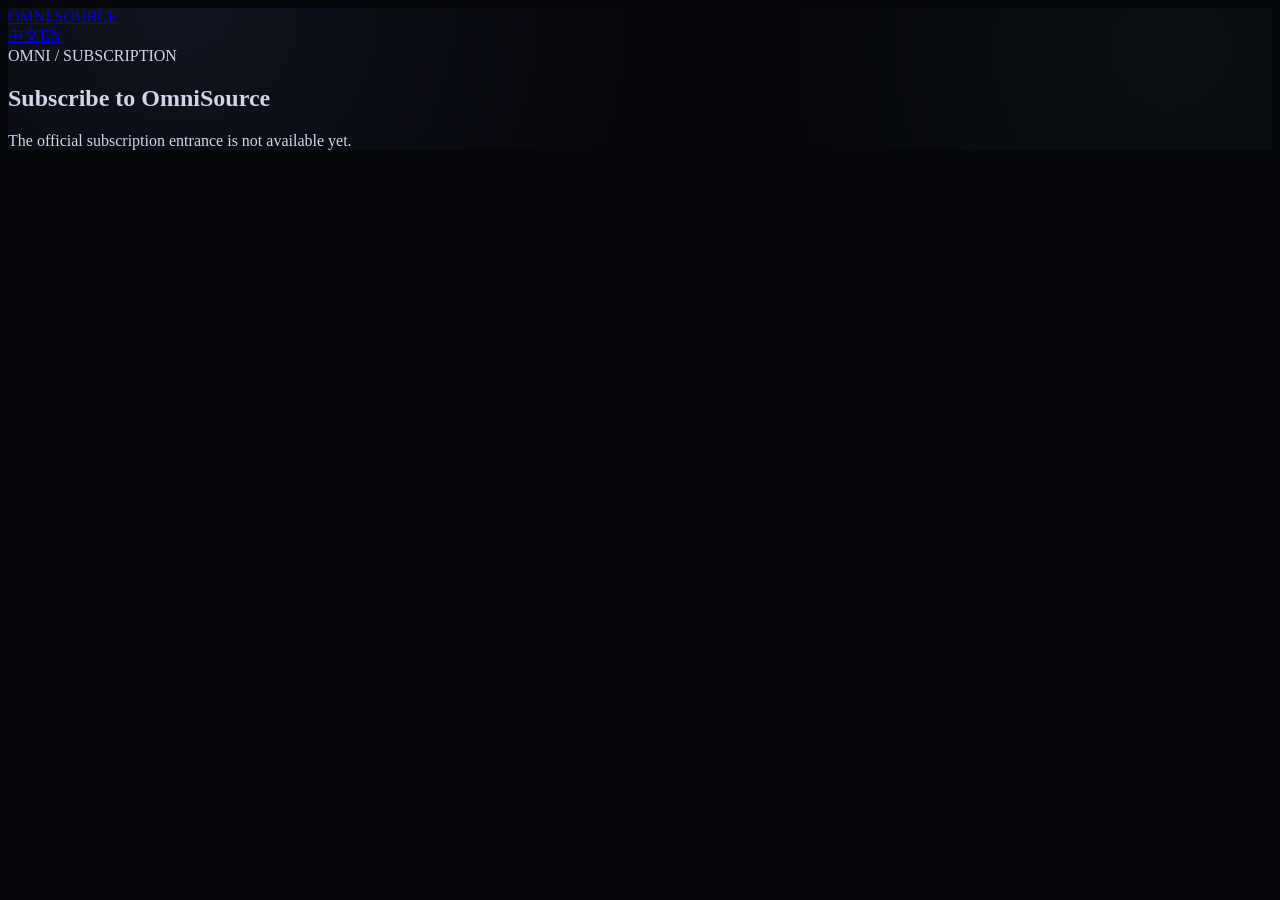
<file: en/subscribe.html>
<!doctype html>
<html lang="en"><head><meta charset="utf-8">
<meta name="viewport" content="width=device-width, initial-scale=1">
<meta name="robots" content="noindex,nofollow">
<title>Subscribe to OmniSource · OmniSource</title>
<link rel="stylesheet" href="../theme.css">
<link rel="stylesheet" href="../workspace.css">
</head><body class="subscription-page" data-theme="dark">
<main class="subscription-shell">
  <header class="subscription-topline">
    <a class="subscription-brand" href="../index.html" aria-label="Home">OMNI<i>.</i>SOURCE</a>
    <div class="subscription-actions"><div class="lang-switch"><a class="lang-option" href="../subscribe.html" hreflang="zh">中文</a><a class="lang-option active" href="subscribe.html" hreflang="en">EN</a></div></div>
  </header>
  <section class="subscription-hero">
    <div class="subscription-kicker">OMNI / SUBSCRIPTION</div>
    <h1>Subscribe to OmniSource</h1>
    <p class="subscription-copy">The official subscription entrance is not available yet.</p>
  </section>
</main>
</body></html>
</file>
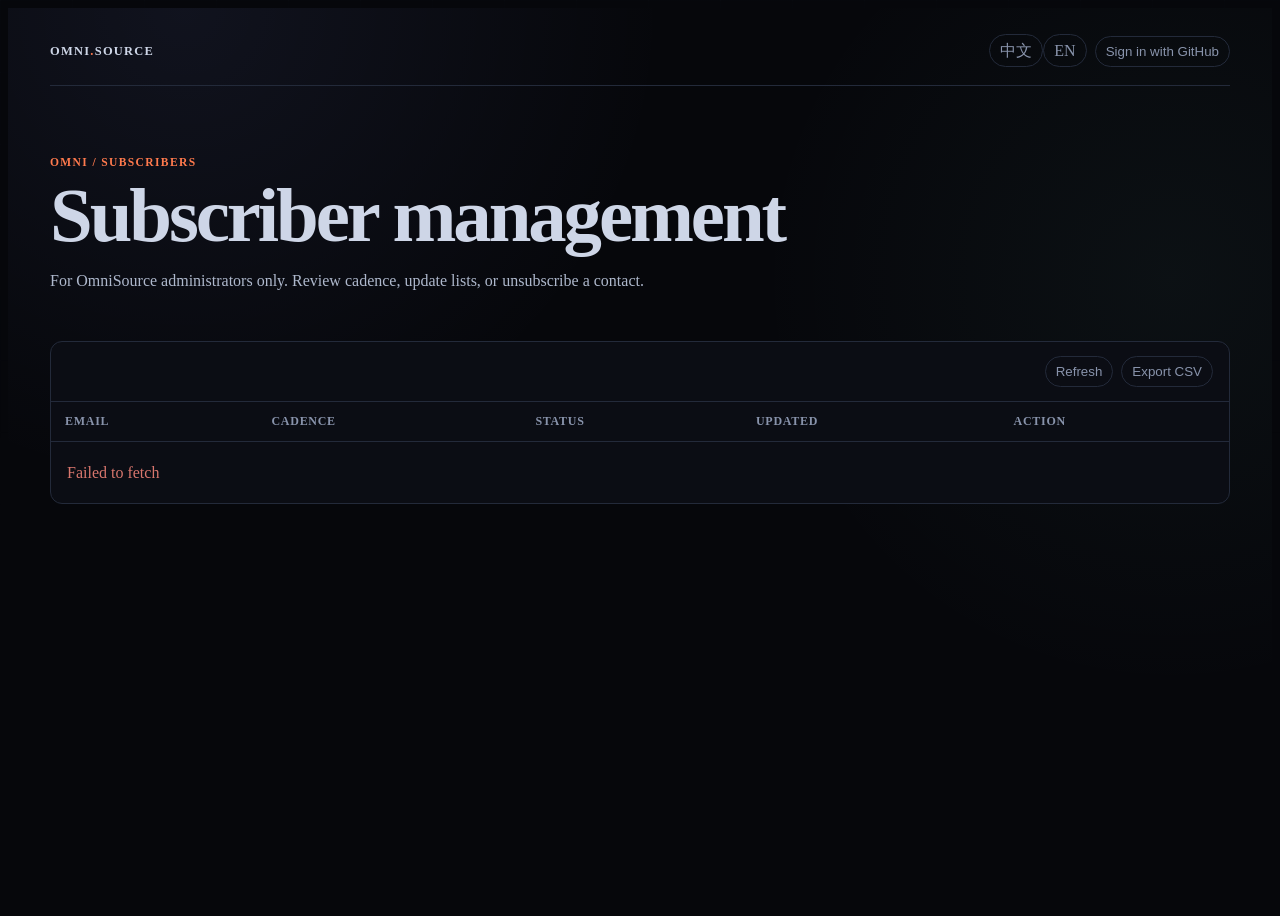
<file: en/subscribers.html>
<!doctype html>
<html lang="en"><head><meta charset="utf-8">
<meta name="viewport" content="width=device-width, initial-scale=1">
<meta name="robots" content="noindex,nofollow">
<title>Subscriber management · OmniSource</title>
<link rel="stylesheet" href="../theme.css">
<link rel="stylesheet" href="../workspace.css">
<style>
  body.subscribers-page { min-height:100vh; }
  .subscribers-shell { max-width:1180px; margin:0 auto; padding:28px 22px 80px; }
  .subscribers-topline { display:flex; align-items:center; justify-content:space-between; gap:18px; padding-bottom:18px; border-bottom:1px solid var(--soft-border); }
  .subscribers-brand { color:var(--fg); text-decoration:none; font-size:.78rem; font-weight:900; letter-spacing:.1em; }
  .subscribers-brand i { color:var(--accent); font-style:normal; }
  .subscribers-actions, .subscribers-controls { display:flex; align-items:center; gap:8px; flex-wrap:wrap; }
  .subscribers-actions a, .subscribers-actions button, .subscribers-controls button { color:var(--muted); background:transparent; border:1px solid var(--soft-border); border-radius:999px; padding:7px 10px; text-decoration:none; cursor:pointer; }
  .subscribers-actions a:hover, .subscribers-actions button:hover, .subscribers-controls button:hover { color:var(--fg); border-color:var(--accent); }
  .subscribers-hero { padding:70px 0 30px; }
  .subscribers-kicker { color:var(--accent); font-size:.72rem; font-weight:900; letter-spacing:.12em; text-transform:uppercase; }
  .subscribers-hero h1 { margin:12px 0 0; font-size:clamp(2.3rem, 6vw, 5rem); line-height:.94; letter-spacing:-.04em; }
  .subscribers-copy { max-width:700px; color:var(--body-copy); line-height:1.65; }
  .subscribers-panel { overflow:hidden; border:1px solid var(--soft-border); border-radius:12px; background:var(--panel); }
  .subscribers-toolbar { display:flex; align-items:center; justify-content:space-between; gap:12px; padding:14px 16px; border-bottom:1px solid var(--soft-border); }
  .subscribers-count { color:var(--muted); font-size:.86rem; }
  .subscribers-table-wrap { overflow:auto; }
  table { width:100%; border-collapse:collapse; min-width:720px; }
  th, td { padding:12px 14px; border-bottom:1px solid var(--soft-border); text-align:left; white-space:nowrap; }
  th { color:var(--muted); font-size:.75rem; text-transform:uppercase; letter-spacing:.06em; }
  td { color:var(--body-copy); font-size:.88rem; }
  td:first-child { color:var(--fg); font-weight:700; }
  select { border:1px solid var(--soft-border); border-radius:7px; background:var(--input); color:var(--fg); padding:6px 8px; }
  .unsubscribe-btn { border:0; background:transparent; color:var(--accent); cursor:pointer; font-weight:700; }
  .unsubscribe-btn:disabled { color:var(--muted); cursor:default; }
  .subscribers-status { padding:18px 16px; color:var(--muted); line-height:1.6; }
  .subscribers-status.error { color:#d8766d; }
  @media (max-width:650px) { .subscribers-topline, .subscribers-toolbar { align-items:flex-start; flex-direction:column; } }
</style></head>
<body class="subscribers-page">
<main class="subscribers-shell">
  <header class="subscribers-topline">
    <a class="subscribers-brand" href="../index.html" aria-label="Home">OMNI<i>.</i>SOURCE</a>
    <div class="subscribers-actions"><div class="lang-switch"><a class="lang-option" href="../subscribers.html" hreflang="zh">中文</a><a class="lang-option active" href="subscribers.html" hreflang="en">EN</a></div><button id="loginBtn" type="button">Sign in with GitHub</button><button id="logoutBtn" type="button" hidden>Sign out</button></div>
  </header>
  <section class="subscribers-hero">
    <div class="subscribers-kicker">OMNI / SUBSCRIBERS</div>
    <h1>Subscriber management</h1>
    <p class="subscribers-copy">For OmniSource administrators only. Review cadence, update lists, or unsubscribe a contact.</p>
  </section>
  <section class="subscribers-panel">
    <div class="subscribers-toolbar"><span class="subscribers-count" id="subscriberCount"></span><div class="subscribers-controls"><button id="refreshBtn" type="button">Refresh</button><button id="exportBtn" type="button">Export CSV</button></div></div>
    <div class="subscribers-table-wrap"><table><thead><tr><th>Email</th><th>Cadence</th><th>Status</th><th>Updated</th><th>Action</th></tr></thead><tbody id="subscriberRows"></tbody></table></div>
    <div class="subscribers-status" id="subscriberStatus" aria-live="polite"></div>
  </section>
</main>
<script>
  const API_BASE = "https://omnisource-settings-api.omnisource.workers.dev";
  const loadingMessage = "Loading subscribers…";
  const unauthorizedMessage = "Sign in with a GitHub account that can access the repository.";
  const emptyMessage = "No subscribers yet.";
  const confirmMessage = "Unsubscribe this email address?";
  const dailyLabel = "Daily";
  const weeklyLabel = "Weekly";
  const unsubscribeLabel = "Unsubscribe";
  const unsubscribedLabel = "Unsubscribed";
  let subscriptions = [];
  const status = document.getElementById('subscriberStatus');
  const rows = document.getElementById('subscriberRows');
  const count = document.getElementById('subscriberCount');
  const setStatus = (message, error = false) => { status.textContent = message; status.classList.toggle('error', error); };
  const apiFetch = (path, options = {}) => fetch(`${API_BASE}${path}`, {credentials:'include', ...options, headers:{'Content-Type':'application/json', ...(options.headers || {})}});
  const login = () => { window.location.href = `${API_BASE}/api/auth/login?return_to=${encodeURIComponent(window.location.href)}`; };
  const render = () => {
    count.textContent = `${subscriptions.length} subscribers`;
    rows.innerHTML = '';
    subscriptions.forEach(item => {
      const row = document.createElement('tr');
      const cadence = document.createElement('select');
      [['daily', dailyLabel], ['weekly', weeklyLabel]].forEach(([value, label]) => { const option = document.createElement('option'); option.value = value; option.textContent = label; option.selected = item.cadence === value; cadence.appendChild(option); });
      cadence.addEventListener('change', async () => {
        cadence.disabled = true;
        const response = await apiFetch('/api/subscriptions', {method:'PATCH', body:JSON.stringify({email:item.email, cadence:cadence.value})});
        if (!response.ok) { cadence.value = item.cadence; setStatus('Update failed', true); }
        else { item.cadence = cadence.value; setStatus('Updated'); }
        cadence.disabled = false;
      });
      const action = document.createElement('button'); action.className = 'unsubscribe-btn'; action.textContent = item.status === 'unsubscribed' ? unsubscribedLabel : unsubscribeLabel; action.disabled = item.status === 'unsubscribed';
      action.addEventListener('click', async () => {
        if (!window.confirm(confirmMessage)) return;
        action.disabled = true;
        const response = await apiFetch('/api/subscriptions', {method:'DELETE', body:JSON.stringify({email:item.email})});
        if (!response.ok) { action.disabled = false; setStatus('Unsubscribe failed', true); }
        else { item.status = 'unsubscribed'; action.textContent = unsubscribedLabel; setStatus('Updated'); }
      });
      [item.email, cadence, item.status || '', item.updated_at ? new Date(item.updated_at).toLocaleString() : '', action].forEach(value => { const cell = document.createElement('td'); if (typeof value === 'string') cell.textContent = value; else cell.appendChild(value); row.appendChild(cell); });
      rows.appendChild(row);
    });
  };
  const load = async () => {
    setStatus(loadingMessage);
    try {
      subscriptions = [];
      let cursor = '';
      do {
        const suffix = cursor ? `?limit=1000&cursor=${encodeURIComponent(cursor)}` : '?limit=1000';
        const response = await apiFetch(`/api/subscriptions${suffix}`);
        if (response.status === 401 || response.status === 403) { document.getElementById('loginBtn').hidden = false; setStatus(unauthorizedMessage, true); return; }
        const payload = await response.json();
        if (!response.ok || !payload.ok) throw new Error(payload.message || 'Load failed');
        subscriptions.push(...(payload.subscriptions || []));
        cursor = payload.cursor || '';
      } while (cursor);
      render(); setStatus(subscriptions.length ? '' : emptyMessage); document.getElementById('loginBtn').hidden = true; document.getElementById('logoutBtn').hidden = false;
    } catch (error) { setStatus(error.message || 'Load failed', true); }
  };
  document.getElementById('loginBtn').addEventListener('click', login);
  document.getElementById('refreshBtn').addEventListener('click', load);
  document.getElementById('logoutBtn').addEventListener('click', async () => { await apiFetch('/api/auth/logout', {method:'POST'}); window.location.reload(); });
  document.getElementById('exportBtn').addEventListener('click', () => {
    const csv = ['email,cadence,status,updated_at', ...subscriptions.map(item => [item.email,item.cadence,item.status,item.updated_at].map(value => `"${String(value || '').replaceAll('"','""')}"`).join(','))].join('\n');
    const link = document.createElement('a'); link.href = URL.createObjectURL(new Blob([csv], {type:'text/csv'})); link.download = 'omnisource-subscribers.csv'; link.click(); URL.revokeObjectURL(link.href);
  });
  document.getElementById('loginBtn').hidden = false;
  load();
</script>
</body></html>
</file>
<file: theme.css>
/* OmniSource visual system: a quiet, exploratory signal directory. */
:root {
  --os-bg: #06070d;
  --os-bg-raised: #0b0e18;
  --os-surface: rgba(13, 17, 29, .78);
  --os-surface-strong: #111625;
  --os-text: #f1f3fb;
  --os-copy: #b9c2d8;
  --os-muted: #778198;
  --os-line: rgba(185, 198, 239, .16);
  --os-line-strong: rgba(185, 198, 239, .32);
  --os-cyan: #8ce8dd;
  --os-blue: #8d9dff;
  --os-violet: #c9a5ff;
  --os-warm: #efc879;
  --os-coral: #f49d91;
  --os-shadow: 0 30px 90px rgba(0, 0, 0, .28);
  --os-radius: 3px;
}

:root[data-theme="light"] {
  --os-bg: #f5f6fa;
  --os-bg-raised: #edf0f7;
  --os-surface: rgba(255, 255, 255, .78);
  --os-surface-strong: #fff;
  --os-text: #151a29;
  --os-copy: #4d5870;
  --os-muted: #7c879d;
  --os-line: rgba(35, 47, 80, .15);
  --os-line-strong: rgba(35, 47, 80, .28);
  --os-cyan: #147c72;
  --os-blue: #4d5ed0;
  --os-violet: #7f5fc4;
  --os-warm: #a87122;
  --os-coral: #bd5b54;
  --os-shadow: 0 24px 70px rgba(36, 47, 80, .12);
}

html { background: var(--os-bg); }
body {
  background:
    radial-gradient(circle at 14% 0%, rgba(141, 157, 255, .08), transparent 30rem),
    radial-gradient(circle at 92% 30%, rgba(140, 232, 221, .045), transparent 26rem),
    var(--os-bg) !important;
  color: var(--os-text);
}

body::before {
  content: "";
  position: fixed;
  inset: 0;
  pointer-events: none;
  z-index: -1;
  opacity: .14;
  background-image: linear-gradient(rgba(155, 173, 227, .08) 1px, transparent 1px),
    linear-gradient(90deg, rgba(155, 173, 227, .08) 1px, transparent 1px);
  background-size: 72px 72px;
  mask-image: linear-gradient(to bottom, #000, transparent 72%);
}

a, button, .card, .tool-card, .track-tab, .entry-card, .metric, .feedback-btn,
.favorite-btn, .icon-btn, .home-link, .settings-link {
  transition: border-color .22s ease, background-color .22s ease, color .22s ease,
    box-shadow .22s ease, transform .22s ease, opacity .22s ease;
}

/* Home: an editorial index floating over the aperture field. */
.home-hero {
  min-height: 730px;
  background: #05060c !important;
  border-bottom: 1px solid var(--os-line);
  box-shadow: inset 0 -180px 150px var(--os-bg);
}
.home-hero::before {
  opacity: .05;
  background-size: 84px 84px;
}
.home-hero::after {
  background:
    radial-gradient(circle at 70% 52%, transparent 0 17%, rgba(5, 6, 12, .08) 32%, rgba(5, 6, 12, .68) 80%),
    linear-gradient(90deg, rgba(5, 6, 12, .95) 0%, rgba(5, 6, 12, .26) 55%, rgba(5, 6, 12, .62) 100%),
    linear-gradient(180deg, transparent 0%, rgba(5, 6, 12, .28) 72%, rgba(5, 6, 12, .96) 100%);
}
.hero-network { opacity: 1; mix-blend-mode: screen; }
.home-hero-inner {
  min-height: 730px;
  max-width: 1440px;
  padding: 28px 42px 92px;
}
.topline {
  padding-bottom: 18px;
  border-bottom: 1px solid rgba(215, 224, 255, .16);
}
.brand-mark {
  min-height: 34px;
  padding: 0;
  border: 0;
  border-radius: 0;
  background: transparent;
  box-shadow: none;
  letter-spacing: .02em;
  font-size: .92rem;
  text-transform: uppercase;
}
.brand-dot { width: 7px; height: 7px; }
.workspace-nav {
  display: inline-flex;
  align-items: center;
  gap: 20px;
  margin-right: 14px;
}
.workspace-nav a {
  min-height: 28px;
  padding: 0;
  border: 0;
  border-bottom: 1px solid transparent;
  border-radius: 0;
  color: rgba(239, 243, 255, .62);
  font-size: .68rem;
  font-weight: 850;
  letter-spacing: .1em;
  text-transform: uppercase;
}
.workspace-nav a:hover { color: #fff; border-bottom-color: var(--os-cyan); background: transparent; }
.hero-copy {
  max-width: 760px;
  margin-top: 124px;
}
.eyebrow {
  min-height: 24px;
  padding: 0;
  border: 0;
  border-radius: 0;
  color: var(--os-cyan);
  background: transparent;
  font-size: .66rem;
  letter-spacing: .18em;
}
.home-hero h1 {
  margin-top: 22px;
  font-size: clamp(4.6rem, 11vw, 10.5rem);
  line-height: .82;
  letter-spacing: -.045em;
  filter: drop-shadow(0 20px 64px rgba(0, 0, 0, .42));
}
.hero-lead {
  max-width: 620px;
  margin-top: 28px;
  color: rgba(244, 247, 255, .9);
  font-size: clamp(1.05rem, 1.7vw, 1.28rem);
  line-height: 1.55;
}
.hero-subcopy {
  max-width: 560px;
  margin-top: 14px;
  color: rgba(207, 217, 241, .58);
  font-size: .9rem;
  line-height: 1.65;
}
.hero-instrument { display: none; }
.home-shell {
  max-width: 1440px;
  margin: -1px auto 0;
  padding: 0 42px 110px;
  background: var(--os-bg);
}
.entry-grid {
  grid-template-columns: repeat(2, minmax(0, 1fr));
  gap: 0 58px;
  border-top: 1px solid var(--os-line-strong);
}
.entry-card {
  position: relative;
  min-height: 250px;
  padding: 32px 0 28px;
  border: 0;
  border-bottom: 1px solid var(--os-line);
  border-radius: 0;
  background: transparent;
  box-shadow: none;
  overflow: visible;
  backdrop-filter: none;
}
.entry-card::before {
  height: 1px;
  opacity: 0;
  background: var(--os-cyan);
  transition: opacity .22s ease, transform .22s ease;
}
.entry-card::after {
  content: "->";
  position: absolute;
  right: 0;
  bottom: 30px;
  color: var(--os-muted);
  font-size: 1rem;
  opacity: .6;
  transform: translateX(-8px);
  transition: color .22s ease, opacity .22s ease, transform .22s ease;
}
.entry-card:hover, .entry-card.primary:hover {
  transform: none;
  border-color: var(--os-line);
  background: linear-gradient(90deg, rgba(141, 157, 255, .06), transparent 72%);
}
.entry-card:hover::before { opacity: 1; transform: scaleX(1.04); }
.entry-card:hover::after { color: var(--os-cyan); opacity: 1; transform: translateX(0); }
.entry-kicker {
  justify-content: flex-start;
  gap: 14px;
  color: var(--os-cyan);
  font-size: .68rem;
  letter-spacing: .16em;
}
.entry-kicker::after {
  color: var(--os-muted);
  font-size: .7rem;
  font-weight: 700;
}
.entry-card h2 {
  max-width: 520px;
  margin: 22px 0 0;
  font-size: clamp(1.7rem, 3.2vw, 3.1rem);
  line-height: .98;
  letter-spacing: -.025em;
}
.entry-card p {
  max-width: 480px;
  margin-top: 17px;
  color: var(--os-copy);
  font-size: .94rem;
  line-height: 1.6;
}
.entry-card footer { margin-top: 28px; }
.entry-link {
  min-height: 34px;
  padding: 0;
  border: 0;
  border-bottom: 1px solid var(--os-text);
  border-radius: 0;
  background: transparent;
  color: var(--os-text);
  font-size: .76rem;
  letter-spacing: .06em;
  text-transform: uppercase;
}
.entry-link:hover { color: var(--os-cyan); border-bottom-color: var(--os-cyan); background: transparent; }
.metric-row {
  grid-template-columns: repeat(3, minmax(0, 1fr));
  gap: 0;
  margin-top: 0;
  border-bottom: 1px solid var(--os-line);
}
.metric {
  min-height: 116px;
  padding: 24px 18px 20px 0;
  border: 0;
  border-right: 1px solid var(--os-line);
  border-radius: 0;
  background: transparent;
  backdrop-filter: none;
}
.metric + .metric { padding-left: 18px; }
.metric:last-child { border-right: 0; }
.metric strong { font-size: 1.5rem; font-weight: 500; }
.metric span { margin-top: 9px; color: var(--os-muted); font-size: .72rem; letter-spacing: .08em; text-transform: uppercase; }

/* Shared shell for reports and tool radar. */
.site-hero {
  position: relative;
  overflow: hidden;
  background: #070911 !important;
  border-bottom: 1px solid var(--os-line) !important;
}
.site-hero::after {
  content: "";
  position: absolute;
  right: 4%;
  top: -210px;
  width: min(52vw, 720px);
  aspect-ratio: 1;
  border-radius: 50%;
  pointer-events: none;
  opacity: .42;
  background: repeating-radial-gradient(circle, transparent 0 46px, rgba(141, 157, 255, .13) 47px 48px, transparent 49px 76px);
  mask-image: radial-gradient(circle, #000 0 49%, transparent 72%);
}
.site-hero-inner, .hero-inner {
  position: relative;
  z-index: 1;
  max-width: 1440px;
  padding: 26px 42px 30px !important;
}
.brand-title {
  position: relative;
  font-size: clamp(2.2rem, 5vw, 5.2rem) !important;
  line-height: .9 !important;
  letter-spacing: -.045em !important;
  text-align: left !important;
}
.brand-copy {
  max-width: 700px !important;
  margin: 15px 0 0 !important;
  color: var(--os-copy) !important;
  font-size: 1rem !important;
  line-height: 1.55 !important;
  font-weight: 500 !important;
  text-align: left !important;
}
.topbar {
  position: sticky;
  top: 0;
  z-index: 30;
  margin: 0 !important;
  padding: 13px 0 14px;
  border: 0;
  border-bottom: 1px solid var(--os-line);
  border-radius: 0;
  background: rgba(6, 7, 13, .84);
  backdrop-filter: blur(18px);
  box-shadow: none;
}
.topbar .sub { color: var(--os-muted); }
.wrap {
  max-width: 1440px;
  display: grid;
  grid-template-columns: 190px minmax(0, 1fr) 292px;
  grid-template-areas: "topbar topbar topbar" "tracks reports inspector" "footer footer footer";
  gap: 34px;
  padding: 0 42px 100px !important;
}
.track-switcher {
  position: sticky;
  top: 65px;
  align-self: start;
  display: flex;
  flex-direction: column;
  gap: 0;
  margin: 20px 0 0 !important;
}
.track-switcher::before {
  content: "TRACKS";
  margin-bottom: 12px;
  color: var(--os-muted);
  font-size: .62rem;
  font-weight: 850;
  letter-spacing: .16em;
}
.track-tab {
  position: relative;
  min-height: 76px;
  padding: 14px 12px !important;
  border: 0 !important;
  border-bottom: 1px solid var(--os-line) !important;
  border-radius: 0 !important;
  background: transparent !important;
  box-shadow: none !important;
}
.track-tab::before {
  content: "";
  position: absolute;
  left: -12px;
  top: 15px;
  bottom: 15px;
  width: 2px;
  background: var(--os-cyan);
  opacity: 0;
}
.track-tab:hover { transform: translateX(3px); border-color: var(--os-line) !important; }
.track-tab.active { color: var(--os-text); box-shadow: none !important; }
.track-tab.active::before { opacity: 1; }
.track-tab span { font-size: .88rem; font-weight: 850; }
.track-tab small { color: var(--os-muted); }
.track-heading {
  margin: 20px 0 22px !important;
  padding: 0 0 18px !important;
  border-bottom-color: var(--os-line-strong) !important;
}
.track-heading h2 { font-size: 1.9rem !important; letter-spacing: -.025em; }
.track-kicker { color: var(--os-cyan) !important; font-size: .66rem !important; letter-spacing: .15em !important; }
.report-panels > .track-panel > h2 {
  margin-top: 38px;
  color: var(--os-muted);
  font-size: .66rem;
  letter-spacing: .16em;
  text-transform: uppercase;
  border-bottom: 1px solid var(--os-line);
}
.card {
  border-radius: 0 !important;
  border-width: 1px 0 0 !important;
  background: transparent !important;
  box-shadow: none !important;
}
.card:hover, .card.is-focused {
  border-color: var(--os-line-strong) !important;
  background: linear-gradient(90deg, rgba(141, 157, 255, .065), transparent 76%) !important;
  box-shadow: none !important;
}
.card.is-focused { box-shadow: inset 2px 0 0 var(--os-cyan) !important; }
.card h3 { font-size: 1.15rem !important; letter-spacing: -.01em; }
.auth { color: var(--os-muted) !important; }
.meta { color: var(--os-cyan) !important; }
.source-signal {
  border-radius: 0 !important;
  border-left-width: 2px !important;
  background: rgba(141, 157, 255, .07) !important;
}
.source-signal-link { border-radius: 2px !important; }
.graph-wrap { flex-basis: 360px !important; width: 360px !important; }
.graph { height: 326px !important; border-radius: 0 !important; }
.signal-inspector {
  position: sticky;
  top: 65px;
  align-self: start;
  min-height: 250px;
  margin-top: 20px;
  padding: 17px 0 0 20px;
  border: 0;
  border-left: 1px solid var(--os-line);
  border-radius: 0;
  background: transparent;
  box-shadow: none;
}
.inspector-kicker {
  color: var(--os-cyan);
  font-size: .64rem;
  font-weight: 850;
  letter-spacing: .15em;
  text-transform: uppercase;
}
.inspector-title { margin: 10px 0 12px; font-size: 1.04rem; line-height: 1.38; }
.inspector-meta, .inspector-source, .inspector-copy { color: var(--os-copy); font-size: .82rem; line-height: 1.58; }
.inspector-source { margin: 15px 0 0; padding-top: 12px; border-top: 1px solid var(--os-line); }
.inspector-actions { display: flex; gap: 8px; margin-top: 18px; }
.inspector-action {
  min-height: 32px;
  padding: 0 10px;
  border: 1px solid var(--os-line-strong);
  border-radius: 0;
  background: transparent;
  color: var(--os-text);
  font-size: .72rem;
  font-weight: 850;
}
.inspector-action.primary { background: var(--os-blue); border-color: var(--os-blue); color: #fff; }
.inspector-action:hover { transform: translateY(-2px); border-color: var(--os-cyan); }

/* Tools: a curated directory, closer to a design gallery than a dashboard. */
.hero-inner { padding-bottom: 38px !important; }
.hero-grid { grid-template-columns: minmax(0, 1fr) minmax(280px, 360px) !important; gap: 46px !important; }
.hero-grid h1 { letter-spacing: -.045em; }
.subscribe-box {
  border-radius: 0 !important;
  border: 1px solid var(--os-line-strong) !important;
  background: rgba(13, 17, 29, .64) !important;
  box-shadow: none !important;
}
.shell { max-width: 1440px !important; padding: 0 42px 100px !important; }
.filters {
  position: sticky;
  top: 0;
  z-index: 20;
  min-height: 64px;
  padding: 15px 0 !important;
  margin-bottom: 28px;
  border-bottom: 1px solid var(--os-line);
  background: rgba(6, 7, 13, .84);
  backdrop-filter: blur(18px);
}
.category-filter, .favorites-toggle {
  border-radius: 0 !important;
  background: transparent !important;
  color: var(--os-muted) !important;
  border-color: transparent !important;
  font-size: .72rem;
  letter-spacing: .05em;
  text-transform: uppercase;
}
.category-filter:hover, .category-filter.active, .favorites-toggle.active {
  background: transparent !important;
  border-bottom-color: var(--os-cyan) !important;
  color: var(--os-text) !important;
}
.tool-grid { grid-template-columns: repeat(12, minmax(0, 1fr)) !important; gap: 0 24px !important; }
.tool-card {
  grid-column: span 4;
  min-height: 330px;
  border-radius: 0 !important;
  border-width: 1px 0 0 !important;
  background: transparent !important;
  box-shadow: none !important;
}
.tool-card:first-child {
  grid-column: 1 / -1;
  min-height: 258px;
  border-top-color: var(--os-cyan) !important;
  background: linear-gradient(90deg, rgba(141, 157, 255, .11), transparent 66%) !important;
}
.tool-card:hover, .tool-card.is-selected {
  transform: none;
  border-color: var(--os-line-strong) !important;
  background: linear-gradient(90deg, rgba(141, 157, 255, .065), transparent 82%) !important;
  box-shadow: inset 2px 0 0 var(--os-cyan) !important;
}
.tool-card:first-child .tool-icon { width: 52px; height: 52px; font-size: 1.4rem; }
.tool-card:first-child h2 { font-size: 1.5rem; }
.tool-icon { border-radius: 2px !important; background: rgba(141, 157, 255, .1) !important; }
.tool-category { border-radius: 0 !important; }
.tool-footer { border-top-color: var(--os-line) !important; }
@media (max-width: 1100px) {
  .wrap { grid-template-columns: 170px minmax(0, 1fr); grid-template-areas: "topbar topbar" "tracks reports" "footer footer"; }
  .signal-inspector { display: none !important; }
  .tool-card { grid-column: span 6; }
}
@media (max-width: 760px) {
  .home-hero, .home-hero-inner { min-height: 600px; }
  .home-hero-inner { padding: 20px 18px 72px; }
  .topline { align-items: flex-start; flex-direction: column; }
  .top-actions { width: 100%; justify-content: space-between; }
  .workspace-nav { margin-right: 0; gap: 14px; }
  .home-hero h1 { font-size: clamp(3.5rem, 19vw, 5.8rem); }
  .hero-copy { margin-top: 72px; }
  .home-shell, .shell, .site-hero-inner, .hero-inner { padding-left: 18px !important; padding-right: 18px !important; }
  .entry-grid, .metric-row { grid-template-columns: 1fr; }
  .entry-card { min-height: 220px; }
  .metric { min-height: auto; padding: 18px 0; border-right: 0; border-bottom: 1px solid var(--os-line); }
  .metric + .metric { padding-left: 0; }
  .metric:last-child { border-bottom: 0; }
  .wrap { display: block; padding: 0 18px 72px !important; }
  .topbar { position: static; }
  .track-switcher { position: static; display: grid; grid-template-columns: 1fr 1fr; margin: 20px 0 !important; }
  .track-switcher::before { grid-column: 1 / -1; }
  .track-tab { min-height: 66px; }
  .card.has-graph { flex-direction: column; }
  .graph-wrap { flex: none !important; width: 100% !important; }
  .filters { position: static; }
  .hero-grid { display: block !important; }
  .subscribe-box { margin-top: 28px; }
  .tool-grid { display: block !important; }
  .tool-card { min-height: 0; margin-bottom: 0; }
}

@media (prefers-reduced-motion: reduce) {
  *, *::before, *::after { animation-duration: .01ms !important; animation-iteration-count: 1 !important;
    scroll-behavior: auto !important; transition-duration: .01ms !important; }
}

/* Version A polish: keep the original report flow, add the aperture radar layer. */
.home-hero {
  background:
    radial-gradient(circle at 74% 52%, rgba(141, 157, 255, .22), transparent 24rem),
    radial-gradient(circle at 78% 54%, rgba(140, 232, 221, .12), transparent 38rem),
    #05060c !important;
}
.home-hero::before {
  background:
    repeating-radial-gradient(circle at 76% 52%, transparent 0 46px, rgba(141, 157, 255, .13) 47px 48px, transparent 49px 84px),
    linear-gradient(90deg, rgba(141, 157, 255, .06) 1px, transparent 1px),
    linear-gradient(rgba(140, 232, 221, .05) 1px, transparent 1px);
  background-size: auto, 84px 84px, 84px 84px;
  background-position: center, center, center;
  opacity: .72;
  mask-image: radial-gradient(ellipse at 76% 52%, #000 0 42%, transparent 78%);
}
.home-hero::after {
  background:
    radial-gradient(circle at 76% 52%, transparent 0 16%, rgba(5, 6, 12, .08) 32%, rgba(5, 6, 12, .46) 76%),
    linear-gradient(90deg, rgba(5, 6, 12, .94) 0%, rgba(5, 6, 12, .22) 55%, rgba(5, 6, 12, .5) 100%),
    linear-gradient(180deg, transparent 0%, rgba(5, 6, 12, .22) 72%, rgba(5, 6, 12, .92) 100%);
}
.hero-instrument {
  display: block;
  right: 3%;
  bottom: 2%;
  z-index: 1;
  width: min(58vw, 720px);
  opacity: .82;
  pointer-events: none;
}
.hero-instrument::before {
  border-color: rgba(140, 232, 221, .32);
  box-shadow: 0 0 70px rgba(141, 157, 255, .12), inset 0 0 80px rgba(140, 232, 221, .06);
}
.hero-instrument::after { border-color: rgba(255, 255, 255, .22); }

.wrap {
  display: block;
  max-width: 1140px;
  padding: 8px 20px 80px !important;
}
.track-switcher {
  position: static;
  display: grid;
  grid-template-columns: repeat(auto-fit, minmax(220px, 1fr));
  gap: 12px;
  margin: 18px 0 22px !important;
}
.track-switcher::before { display: none; }
.track-tab {
  min-height: 82px;
  padding: 14px 16px !important;
  border: 1px solid var(--os-line) !important;
  border-radius: 10px !important;
  background: var(--os-surface) !important;
}
.track-tab::before { display: none; }
.track-tab:hover { transform: translateY(-1px); border-color: var(--os-blue) !important; }
.track-tab.active {
  border-color: var(--os-cyan) !important;
  box-shadow: 0 0 0 1px var(--os-cyan) !important;
}
.signal-inspector {
  display: none !important;
}
.card {
  border: 1px solid var(--os-line) !important;
  border-radius: 12px !important;
  padding: 18px 20px !important;
  margin: 14px 0 !important;
  background: var(--os-surface) !important;
}
.card:hover, .card.is-focused {
  border-color: rgba(140, 232, 221, .52) !important;
  background: linear-gradient(135deg, rgba(141, 157, 255, .11), rgba(13, 17, 29, .78)) !important;
}
.graph {
  background:
    radial-gradient(circle at 50% 48%, rgba(141, 157, 255, .12), transparent 42%),
    var(--os-bg-raised) !important;
  box-shadow: inset 0 0 50px rgba(141, 157, 255, .08);
}

@media (max-width: 760px) {
  .track-switcher { position: static; display: grid; grid-template-columns: 1fr 1fr; margin: 18px 0 22px !important; }
  .track-tab { min-height: 66px; }
}
</file>
<file: directory.css>
:root {
  --dir-bg: #06070d;
  --dir-bg-soft: #0b0d16;
  --dir-ink: #f4f5fb;
  --dir-copy: #aeb7cb;
  --dir-muted: #6e7891;
  --dir-line: rgba(202, 211, 240, .17);
  --dir-line-strong: rgba(202, 211, 240, .34);
  --dir-cyan: #8ce8dd;
  --dir-blue: #899aff;
  --dir-violet: #c59cff;
  --dir-warm: #ebc879;
}
:root[data-theme="light"] {
  --dir-bg: #f4f5f9;
  --dir-bg-soft: #fff;
  --dir-ink: #171a26;
  --dir-copy: #4b566d;
  --dir-muted: #7b8598;
  --dir-line: rgba(35, 47, 80, .16);
  --dir-line-strong: rgba(35, 47, 80, .3);
  --dir-cyan: #13796e;
  --dir-blue: #4b5ccc;
  --dir-violet: #7c5abd;
  --dir-warm: #a77020;
}
* { box-sizing: border-box; }
html { background: var(--dir-bg); scroll-behavior: smooth; }
body {
  min-width: 320px;
  margin: 0;
  background:
    radial-gradient(circle at 76% 20%, rgba(137, 154, 255, .09), transparent 34rem),
    var(--dir-bg);
  color: var(--dir-ink);
  font: 15px/1.55 -apple-system, BlinkMacSystemFont, "Segoe UI", sans-serif;
}
a { color: inherit; text-decoration: none; }
button { font: inherit; }
.directory-shell { max-width: 1520px; margin: 0 auto; padding: 0 42px; overflow: hidden; }
.directory-nav {
  display: flex;
  align-items: center;
  justify-content: space-between;
  min-height: 72px;
  gap: 22px;
  border-bottom: 1px solid var(--dir-line);
}
.directory-wordmark { display: inline-flex; align-items: center; gap: 10px; font-size: .78rem; font-weight: 900; letter-spacing: .13em; }
.directory-mark { display: grid; place-items: center; width: 24px; height: 24px; border: 1px solid var(--dir-cyan); border-radius: 50%; color: var(--dir-cyan); font-size: .72rem; }
.directory-nav-meta { display: inline-flex; align-items: center; gap: 11px; color: var(--dir-muted); font-size: .66rem; letter-spacing: .12em; text-transform: uppercase; }
.directory-nav-meta i { display: block; width: 48px; height: 1px; background: var(--dir-line-strong); }
.directory-nav-label { color: var(--dir-copy); }
.directory-nav-actions { display: flex; align-items: center; gap: 9px; }
.directory-lang { display: inline-flex; align-items: center; gap: 9px; font-size: .7rem; font-weight: 850; }
.directory-lang a { color: var(--dir-muted); }
.directory-lang a.active { color: var(--dir-ink); }
.directory-theme-button, .directory-menu-button, .directory-menu-close {
  min-height: 32px;
  border: 1px solid var(--dir-line-strong);
  border-radius: 0;
  background: transparent;
  color: var(--dir-ink);
  cursor: pointer;
}
.directory-theme-button { width: 34px; font-size: .95rem; }
.directory-menu-button { padding: 0 13px; font-size: .66rem; font-weight: 850; letter-spacing: .12em; }
.directory-theme-button:hover, .directory-menu-button:hover { border-color: var(--dir-cyan); color: var(--dir-cyan); }
.directory-hero {
  position: relative;
  display: grid;
  grid-template-columns: minmax(0, .86fr) minmax(420px, 1.14fr);
  min-height: 710px;
  border-bottom: 1px solid var(--dir-line);
}
.directory-hero-copy { position: relative; z-index: 2; align-self: center; max-width: 620px; padding: 64px 0 88px; }
.directory-kicker, .directory-section-heading > span { color: var(--dir-cyan); font-size: .64rem; font-weight: 900; letter-spacing: .17em; text-transform: uppercase; }
.directory-hero h1 { max-width: 650px; margin: 24px 0 0; font-size: clamp(4.4rem, 9vw, 9.8rem); line-height: .82; letter-spacing: -.055em; font-weight: 850; }
.directory-hero h1 br + * { color: var(--dir-blue); }
.directory-hero-copy > p { max-width: 500px; margin: 28px 0 0; color: var(--dir-copy); font-size: 1.03rem; line-height: 1.65; }
.directory-hero-links { display: grid; grid-template-columns: repeat(2, minmax(0, 210px)); gap: 24px; margin-top: 38px; }
.directory-hero-links a { display: grid; grid-template-columns: 27px 1fr 22px; align-items: center; gap: 8px; min-height: 42px; border-top: 1px solid var(--dir-line-strong); border-bottom: 1px solid var(--dir-line); font-size: .8rem; font-weight: 850; }
.directory-hero-links a span { color: var(--dir-cyan); font-size: .66rem; }
.directory-hero-links a b { color: var(--dir-muted); font-weight: 500; text-align: right; }
.directory-hero-links a:hover { color: var(--dir-cyan); border-top-color: var(--dir-cyan); }
.directory-status { display: inline-flex; align-items: center; gap: 8px; margin-top: 62px; color: var(--dir-muted); font-size: .68rem; letter-spacing: .08em; text-transform: uppercase; }
.directory-status-dot { width: 6px; height: 6px; border-radius: 50%; background: var(--dir-cyan); box-shadow: 0 0 0 5px rgba(140, 232, 221, .1), 0 0 22px var(--dir-cyan); }
.directory-aperture { position: relative; align-self: stretch; min-height: 540px; overflow: hidden; }
.directory-aperture::before { content: ""; position: absolute; inset: 8%; border: 1px solid rgba(141, 157, 255, .18); border-radius: 50%; box-shadow: 0 0 80px rgba(141, 157, 255, .08), inset 0 0 80px rgba(140, 232, 221, .04); pointer-events: none; }
.directory-aperture::after { content: ""; position: absolute; inset: 19%; border: 1px solid rgba(140, 232, 221, .18); border-radius: 50%; pointer-events: none; }
#directoryAperture { position: absolute; inset: 0; width: 100%; height: 100%; display: block; }
.aperture-cross { position: absolute; left: 50%; top: 50%; background: rgba(140, 232, 221, .18); pointer-events: none; }
.aperture-cross-x { width: 72%; height: 1px; transform: translate(-50%, -50%); }
.aperture-cross-y { width: 1px; height: 72%; transform: translate(-50%, -50%); }
.aperture-core { position: absolute; left: 50%; top: 50%; width: 8px; height: 8px; border-radius: 50%; background: #effffb; box-shadow: 0 0 0 8px rgba(140, 232, 221, .12), 0 0 34px 12px rgba(140, 232, 221, .46); transform: translate(-50%, -50%); }
.aperture-readout { position: absolute; left: 50%; top: calc(50% + 30px); color: var(--dir-muted); font-size: .58rem; line-height: 1.7; letter-spacing: .14em; text-align: center; transform: translateX(-50%); }
.directory-section-heading { display: grid; grid-template-columns: 130px minmax(0, 1fr) minmax(200px, .7fr); align-items: end; gap: 22px; padding: 28px 0 18px; border-bottom: 1px solid var(--dir-line-strong); }
.directory-section-heading h2 { margin: 0; font-size: clamp(1.8rem, 4vw, 3.5rem); line-height: .94; letter-spacing: -.04em; }
.directory-section-heading p { max-width: 300px; margin: 0; color: var(--dir-muted); font-size: .82rem; line-height: 1.55; }
.directory-project-grid { display: grid; grid-template-columns: 1.35fr 1fr 1fr; gap: 0 24px; }
.directory-project { position: relative; display: flex; flex-direction: column; min-height: 250px; padding: 22px 0 24px; border-bottom: 1px solid var(--dir-line); }
.directory-project + .directory-project { padding-left: 24px; border-left: 1px solid var(--dir-line); }
.directory-project-number { color: var(--dir-cyan); font-size: .66rem; font-weight: 900; letter-spacing: .12em; }
.directory-project-kind { margin-top: 42px; color: var(--dir-muted); font-size: .62rem; letter-spacing: .16em; }
.directory-project strong { max-width: 340px; margin-top: 13px; font-size: 1.7rem; line-height: 1; letter-spacing: -.025em; }
.directory-project small { max-width: 310px; margin-top: 12px; color: var(--dir-copy); font-size: .83rem; line-height: 1.5; }
.directory-project b { position: absolute; right: 0; bottom: 23px; color: var(--dir-muted); font-weight: 500; }
.directory-project:hover { background: linear-gradient(90deg, rgba(141, 157, 255, .07), transparent 85%); }
.directory-project:hover strong, .directory-project:hover b { color: var(--dir-cyan); }
.directory-project-muted { opacity: .6; }
.directory-track-list { display: grid; grid-template-columns: repeat(2, minmax(0, 1fr)); gap: 0 24px; }
.directory-track { display: grid; grid-template-columns: 44px minmax(0, 1fr) 26px; align-items: center; gap: 10px; min-height: 84px; border-bottom: 1px solid var(--dir-line); }
.directory-track-number { color: var(--dir-muted); font-size: .66rem; }
.directory-track strong { display: block; font-size: .94rem; }
.directory-track small { display: block; margin-top: 3px; color: var(--dir-muted); font-size: .76rem; white-space: nowrap; overflow: hidden; text-overflow: ellipsis; }
.directory-arrow { color: var(--dir-muted); text-align: right; }
.directory-track:hover { color: var(--dir-cyan); border-bottom-color: var(--dir-cyan); }
.directory-footer { display: flex; align-items: center; justify-content: space-between; gap: 20px; padding: 30px 0 42px; color: var(--dir-muted); font-size: .62rem; letter-spacing: .11em; }
.directory-footer a:hover { color: var(--dir-cyan); }
.directory-menu { position: fixed; inset: 0; z-index: 50; background: rgba(5, 6, 12, .9); backdrop-filter: blur(20px); }
.directory-menu[hidden] { display: none; }
.directory-menu-inner { display: flex; flex-direction: column; max-width: 780px; margin: 0 auto; padding: 120px 42px 60px; }
.directory-menu-close { align-self: flex-end; width: 38px; margin-bottom: 90px; font-size: 1.1rem; }
.directory-menu-inner a { padding: 20px 0; border-bottom: 1px solid var(--dir-line); font-size: clamp(2rem, 5vw, 4.7rem); font-weight: 800; line-height: .95; letter-spacing: -.04em; }
.directory-menu-inner a:hover { color: var(--dir-cyan); padding-left: 12px; }
@media (max-width: 900px) {
  .directory-shell { padding: 0 22px; }
  .directory-nav-meta { display: none; }
  .directory-hero { display: block; min-height: 0; }
  .directory-hero-copy { padding: 76px 0 32px; }
  .directory-hero h1 { font-size: clamp(3.8rem, 16vw, 7rem); }
  .directory-aperture { min-height: 440px; margin: -20px -30px 0; }
  .directory-section-heading { grid-template-columns: 90px 1fr; }
  .directory-section-heading p { grid-column: 2; }
  .directory-project-grid, .directory-track-list { grid-template-columns: 1fr; }
  .directory-project + .directory-project { padding-left: 0; border-left: 0; }
}
@media (max-width: 560px) {
  .directory-nav { min-height: 62px; }
  .directory-lang { display: none; }
  .directory-hero-links { grid-template-columns: 1fr; gap: 0; }
  .directory-status { margin-top: 36px; }
  .directory-footer { align-items: flex-start; flex-direction: column; }
  .directory-menu-inner { padding: 80px 24px 40px; }
  .directory-menu-close { margin-bottom: 60px; }
}
@media (prefers-reduced-motion: reduce) {
  *, *::before, *::after { animation-duration: .01ms !important; animation-iteration-count: 1 !important; transition-duration: .01ms !important; scroll-behavior: auto !important; }
}
</file>
<file: workspace.css>
/* Shared visual language for the report and tool-radar workspaces. */
:root {
  --workspace-base: #06070b;
  --workspace-panel: #0b0d14;
  --workspace-panel-2: #10131d;
  --workspace-line: #232a3a;
  --workspace-line-strong: #364158;
  --workspace-text: #ced6e7;
  --workspace-copy: #aeb8cc;
  --workspace-dim: #8893ab;
  --workspace-faint: #5a6379;
  --workspace-ember: #ff7a4d;
  --workspace-ember-soft: #ffd6a8;
  --workspace-iris: #6ea8ff;
  --workspace-success: #75c8ba;
  --workspace-display: "Space Grotesk", "Avenir Next", Avenir, Helvetica, Arial, sans-serif;
  --workspace-mono: "JetBrains Mono", "SFMono-Regular", Consolas, monospace;

  --bg: var(--workspace-base);
  --card: var(--workspace-panel);
  --panel: var(--workspace-panel);
  --input: var(--workspace-panel-2);
  --chip: var(--workspace-panel-2);
  --hero-bg: var(--workspace-base);
  --graph-bg: var(--workspace-panel-2);
  --fg: var(--workspace-text);
  --body-copy: var(--workspace-copy);
  --muted: var(--workspace-dim);
  --border: var(--workspace-line);
  --soft-border: var(--workspace-line);
  --accent: var(--workspace-ember);
  --accent-2: var(--workspace-iris);
  --warm: var(--workspace-ember-soft);
  --success: var(--workspace-success);
  --success-border: rgba(117, 200, 186, .52);
  --bar-bg: var(--workspace-line);
  --source-signal-bg: rgba(110, 168, 255, .07);
  --source-signal-border: rgba(110, 168, 255, .36);

  --os-bg: var(--workspace-base);
  --os-bg-raised: var(--workspace-panel-2);
  --os-surface: rgba(11, 13, 20, .86);
  --os-surface-strong: var(--workspace-panel-2);
  --os-text: var(--workspace-text);
  --os-copy: var(--workspace-copy);
  --os-muted: var(--workspace-dim);
  --os-line: rgba(136, 147, 171, .22);
  --os-line-strong: rgba(136, 147, 171, .42);
  --os-cyan: var(--workspace-ember);
  --os-blue: var(--workspace-iris);
  --os-violet: var(--workspace-ember-soft);
  --os-warm: var(--workspace-ember-soft);
}

:root[data-theme="light"] {
  --workspace-base: #f5f7fb;
  --workspace-panel: #ffffff;
  --workspace-panel-2: #edf1f7;
  --workspace-line: #d8dee9;
  --workspace-line-strong: #b8c1d1;
  --workspace-text: #181c26;
  --workspace-copy: #3f485a;
  --workspace-dim: #69758a;
  --workspace-faint: #8e98a9;
  --workspace-ember: #c94d2a;
  --workspace-ember-soft: #8f351f;
  --workspace-iris: #3769ad;
  --workspace-success: #16776c;
  --source-signal-bg: rgba(55, 105, 173, .07);
  --source-signal-border: rgba(55, 105, 173, .3);
  --os-surface: rgba(255, 255, 255, .9);
  --os-line: rgba(56, 70, 98, .16);
  --os-line-strong: rgba(56, 70, 98, .3);
}

body.report-page,
body.tools-page,
body.settings-page {
  min-height: 100vh;
  background-color: var(--workspace-base) !important;
  background-image:
    linear-gradient(to right, rgba(120, 134, 168, .055) 1px, transparent 1px),
    linear-gradient(to bottom, rgba(120, 134, 168, .055) 1px, transparent 1px) !important;
  background-size: 44px 44px !important;
  color: var(--workspace-text);
  font-family: var(--workspace-display);
  -webkit-font-smoothing: antialiased;
  text-rendering: optimizeLegibility;
}

body.report-page::before,
body.tools-page::before,
body.settings-page::before {
  display: none;
}

.report-page ::selection,
.tools-page ::selection,
.settings-page ::selection {
  background: rgba(255, 122, 77, .3);
  color: #fff;
}

.report-page :focus-visible,
.tools-page :focus-visible,
.settings-page :focus-visible {
  outline: 2px solid var(--workspace-ember);
  outline-offset: 3px;
}

.report-page .site-hero,
.tools-page .site-hero {
  isolation: isolate;
  min-height: 0;
  overflow: hidden;
  background:
    radial-gradient(circle at 78% 26%, rgba(110, 168, 255, .11), transparent 22rem),
    var(--workspace-base) !important;
  border-bottom: 1px solid var(--workspace-line) !important;
}

.report-page .site-hero::before,
.tools-page .site-hero::before {
  content: "";
  position: absolute;
  inset: 0;
  z-index: -1;
  pointer-events: none;
  background:
    linear-gradient(90deg, rgba(255, 122, 77, .34), transparent 22%) top left / 100% 1px no-repeat,
    repeating-radial-gradient(circle at 82% 22%, transparent 0 38px, rgba(136, 147, 171, .1) 39px 40px, transparent 41px 70px);
  mask-image: linear-gradient(90deg, transparent 30%, #000 66%, transparent 100%);
}

.report-page .site-hero::after,
.tools-page .site-hero::after {
  right: 8%;
  top: -270px;
  width: 660px;
  opacity: .55;
  background: repeating-radial-gradient(circle, transparent 0 48px, rgba(255, 122, 77, .13) 49px 50px, transparent 51px 82px);
}

.report-page .site-hero-inner,
.tools-page .hero-inner {
  width: min(calc(100% - 40px), 1152px);
  max-width: none;
  margin: 0 auto;
  padding: 78px 0 38px !important;
}

.workspace-kicker,
.tools-page .eyebrow {
  display: block;
  margin: 0 0 16px;
  color: var(--workspace-ember) !important;
  font: 600 10px/1 var(--workspace-mono) !important;
  letter-spacing: .2em !important;
  text-transform: uppercase;
}

.report-page .brand-title,
.tools-page .hero-grid h1 {
  margin: 0;
  color: var(--workspace-text) !important;
  background: none !important;
  -webkit-text-fill-color: currentColor !important;
  font-family: var(--workspace-display);
  font-size: 2.65rem !important;
  font-weight: 680;
  line-height: .96 !important;
  letter-spacing: 0 !important;
  text-align: left !important;
  text-transform: uppercase;
  text-shadow: 0 0 28px rgba(255, 122, 77, .14);
}

.brand-dot-text {
  color: var(--workspace-ember);
}

.report-page .brand-copy,
.tools-page .hero-copy {
  max-width: 700px !important;
  margin: 17px 0 0 !important;
  color: var(--workspace-copy) !important;
  font-size: .98rem !important;
  font-weight: 450 !important;
  line-height: 1.7 !important;
  text-align: left !important;
}

.tools-page .hero-inner {
  padding-top: 20px !important;
}

.tools-page .topline {
  min-height: 44px;
  margin: 0 0 48px;
  padding-bottom: 13px;
  border-bottom: 1px solid var(--workspace-line);
}

.tools-page .back-link {
  display: inline-flex;
  min-width: 0;
  height: 34px;
  gap: 10px;
  padding: 0;
  border: 0;
  border-radius: 0;
  background: transparent;
  box-shadow: none;
  color: var(--workspace-text);
  font: 600 12px/1 var(--workspace-mono);
  letter-spacing: .18em;
}

.workspace-brand-mark {
  display: grid;
  width: 28px;
  height: 28px;
  place-items: center;
  border: 1px solid var(--workspace-line);
  border-radius: 6px;
  background: var(--workspace-panel-2);
  color: var(--workspace-ember);
  font-size: 11px;
}

.tools-page .back-link:hover {
  color: var(--workspace-ember);
  background: transparent;
  border-color: transparent;
}

.report-page .wrap,
.tools-page .shell {
  width: min(calc(100% - 40px), 1152px);
  max-width: none !important;
  margin: 0 auto;
  padding: 0 0 88px !important;
}

.report-page .topbar,
.tools-page .filters {
  position: sticky;
  top: 0;
  z-index: 30;
  min-height: 62px;
  margin: 0 !important;
  padding: 12px 0 !important;
  border: 0;
  border-bottom: 1px solid var(--workspace-line);
  border-radius: 0;
  background: rgba(6, 7, 11, .88);
  box-shadow: none;
  backdrop-filter: blur(16px);
}

:root[data-theme="light"] .report-page .topbar,
:root[data-theme="light"] .tools-page .filters {
  background: rgba(245, 247, 251, .9);
}

.report-page .sub,
.tools-page .updated {
  color: var(--workspace-dim);
  font: 500 10px/1.4 var(--workspace-mono);
  letter-spacing: .12em;
  text-transform: uppercase;
}

.report-page .top-actions,
.tools-page .top-actions {
  gap: 8px;
}

.report-page .lang-switch,
.report-page .theme-switch,
.tools-page .lang-switch {
  height: 36px;
  padding: 2px;
  border-color: var(--workspace-line);
  background: var(--workspace-panel);
  box-shadow: none;
}

.report-page .lang-option,
.report-page .theme-option,
.tools-page .lang-option {
  height: 30px;
  border-radius: 6px;
  font-family: var(--workspace-mono);
  font-size: 10px;
  letter-spacing: .08em;
}

.report-page .lang-option.active,
.report-page .theme-option.active,
.tools-page .lang-option.active {
  background: var(--workspace-ember);
  color: var(--workspace-base);
}

.report-page .feedback-export,
.report-page .home-link,
.report-page .settings-link,
.report-page .method-toggle,
.tools-page .icon-btn {
  height: 36px;
  border-color: var(--workspace-line);
  border-radius: 6px;
  background: var(--workspace-panel);
  box-shadow: none;
  color: var(--workspace-dim);
}

.report-page .feedback-export,
.report-page .home-link,
.report-page .settings-link,
.tools-page .icon-btn {
  width: 36px;
}

.report-page .method-toggle {
  padding: 0 11px;
  font: 600 10px/1 var(--workspace-mono);
  letter-spacing: .06em;
}

.report-page .feedback-export:hover,
.report-page .feedback-export.copied,
.report-page .home-link:hover,
.report-page .settings-link:hover,
.report-page .method-toggle:hover,
.report-page .method-toggle.active,
.tools-page .icon-btn:hover {
  border-color: rgba(255, 122, 77, .62);
  background: rgba(255, 122, 77, .08);
  color: var(--workspace-ember);
}

.report-page .track-switcher {
  display: grid;
  grid-template-columns: repeat(auto-fit, minmax(220px, 1fr));
  gap: 12px;
  margin: 20px 0 30px !important;
}

.report-page .track-tab {
  position: relative;
  min-height: 80px;
  padding: 14px 16px 14px 18px !important;
  overflow: hidden;
  border: 1px solid var(--workspace-line) !important;
  border-radius: 8px !important;
  background: rgba(11, 13, 20, .82) !important;
  box-shadow: none !important;
}

:root[data-theme="light"] .report-page .track-tab {
  background: rgba(255, 255, 255, .9) !important;
}

.report-page .track-tab::before {
  display: block;
  left: 0;
  top: 0;
  bottom: 0;
  width: 2px;
  background: var(--workspace-ember);
  opacity: 0;
}

.report-page .track-tab:hover {
  transform: translateY(-1px);
  border-color: var(--workspace-line-strong) !important;
}

.report-page .track-tab.active {
  border-color: rgba(255, 122, 77, .56) !important;
  box-shadow: inset 0 0 30px rgba(255, 122, 77, .045) !important;
}

.report-page .track-tab.active::before {
  opacity: 1;
}

.report-page .track-tab span {
  font-size: .94rem;
  font-weight: 650;
}

.report-page .track-tab small {
  color: var(--workspace-dim);
  font: 500 9px/1.3 var(--workspace-mono);
  letter-spacing: .08em;
  text-transform: uppercase;
}

.report-page .track-heading {
  margin: 0 0 24px !important;
  padding: 0 0 20px !important;
  border-bottom: 1px solid var(--workspace-line-strong) !important;
}

.report-page .track-heading h2 {
  color: var(--workspace-text);
  font-size: 1.8rem !important;
  font-weight: 620;
  letter-spacing: 0;
}

.report-page .track-heading p {
  color: var(--workspace-copy);
  font-size: .9rem;
  line-height: 1.65;
}

.report-page .track-kicker,
.report-page .report-panels > .track-panel > h2,
.tools-page .tool-notes dt,
.tools-page .tool-category {
  color: var(--workspace-ember) !important;
  font-family: var(--workspace-mono);
  letter-spacing: .13em !important;
  text-transform: uppercase;
}

.report-page .report-panels > .track-panel > h2 {
  margin-top: 38px;
  padding-bottom: 12px;
  border-bottom: 1px solid var(--workspace-line);
  font-size: 10px;
}

.report-page .card {
  padding: 18px 20px !important;
  margin: 12px 0 !important;
  border: 1px solid var(--workspace-line) !important;
  border-radius: 8px !important;
  background: rgba(11, 13, 20, .82) !important;
  box-shadow: none !important;
}

:root[data-theme="light"] .report-page .card {
  background: rgba(255, 255, 255, .9) !important;
}

.report-page .card:hover,
.report-page .card.is-focused {
  border-color: var(--workspace-line-strong) !important;
  background: linear-gradient(90deg, rgba(110, 168, 255, .055), rgba(11, 13, 20, .84)) !important;
  box-shadow: inset 2px 0 0 var(--workspace-ember) !important;
}

:root[data-theme="light"] .report-page .card:hover,
:root[data-theme="light"] .report-page .card.is-focused {
  background: linear-gradient(90deg, rgba(55, 105, 173, .05), rgba(255, 255, 255, .94)) !important;
}

.report-page .card h3 {
  color: var(--workspace-text);
  font-size: 1.08rem !important;
  font-weight: 650;
  letter-spacing: 0;
}

.report-page .card p {
  color: var(--workspace-copy);
  font-size: .96rem;
  line-height: 1.68;
}

.report-page .auth {
  color: var(--workspace-dim) !important;
}

.report-page .meta,
.report-page .links a,
.report-page .source-signal-label {
  color: var(--workspace-iris) !important;
}

.report-page .topic-chip,
.report-page .topic-heading .topic-node,
.report-page .foldout {
  border-radius: 6px;
  background: var(--workspace-panel-2);
}

.report-page .topic-node-value,
.report-page .pot {
  color: var(--workspace-success);
}

.report-page .source-signal {
  border: 1px solid var(--source-signal-border) !important;
  border-left: 2px solid var(--workspace-iris) !important;
  border-radius: 6px !important;
  background: var(--source-signal-bg) !important;
  box-shadow: none !important;
}

.report-page .source-signal-link {
  border-radius: 5px !important;
  background: var(--workspace-panel);
}

.report-page .foldout summary::before {
  color: var(--workspace-ember);
}

.report-page .feedback-btn,
.report-page .feedback-dialog,
.report-page .feedback-reason-input,
.report-page .feedback-modal-actions button {
  border-radius: 6px;
}

.report-page .feedback-btn.active,
.report-page .feedback-save {
  border-color: var(--workspace-ember) !important;
  background: var(--workspace-ember) !important;
  color: var(--workspace-base) !important;
}

.report-page .feedback-dialog {
  background: var(--workspace-panel);
}

.report-page .feedback-reason-input:focus {
  border-color: var(--workspace-ember);
  box-shadow: 0 0 0 3px rgba(255, 122, 77, .14);
}

.report-page .graph-wrap {
  flex-basis: 360px !important;
  width: 360px !important;
}

.report-page .graph {
  height: 326px !important;
  border-radius: 8px !important;
  background:
    radial-gradient(circle at 50% 48%, rgba(110, 168, 255, .11), transparent 44%),
    var(--workspace-panel-2) !important;
  box-shadow: inset 0 0 42px rgba(110, 168, 255, .055);
}

.report-page footer,
.tools-page footer {
  font-family: var(--workspace-mono);
  letter-spacing: .08em;
  text-transform: uppercase;
}

.tools-page .hero-grid {
  grid-template-columns: minmax(0, 1fr) minmax(280px, 360px) !important;
  gap: 48px !important;
}

.tools-page .subscribe-box {
  padding: 16px;
  border: 1px solid var(--workspace-line) !important;
  border-radius: 8px !important;
  background: rgba(11, 13, 20, .82) !important;
  box-shadow: none !important;
}

:root[data-theme="light"] .tools-page .subscribe-box {
  background: rgba(255, 255, 255, .92) !important;
}

.tools-page .subscribe-box h2 {
  font-size: .9rem;
  font-weight: 650;
}

.tools-page .subscribe-form input,
.tools-page .subscribe-form button {
  min-height: 38px;
  border-radius: 6px;
}

.tools-page .subscribe-form button {
  border-color: var(--workspace-ember);
  background: var(--workspace-ember);
  color: var(--workspace-base);
  font: 650 10px/1 var(--workspace-mono);
  letter-spacing: .06em;
}

.tools-page .subscribe-form input:focus {
  border-color: var(--workspace-ember);
}

.tools-page .subscribe-status {
  color: var(--workspace-ember);
}

.tools-page .filters {
  gap: 4px;
  margin-bottom: 28px !important;
}

.tools-page .category-filter,
.tools-page .favorites-toggle {
  padding: 8px 10px;
  border: 0 !important;
  border-bottom: 1px solid transparent !important;
  border-radius: 0 !important;
  background: transparent !important;
  color: var(--workspace-dim) !important;
  font: 600 10px/1 var(--workspace-mono);
  letter-spacing: .09em;
  text-transform: uppercase;
}

.tools-page .category-filter:hover,
.tools-page .category-filter.active,
.tools-page .favorites-toggle.active {
  border-bottom-color: var(--workspace-ember) !important;
  background: rgba(255, 122, 77, .045) !important;
  color: var(--workspace-text) !important;
}

.tools-page .tool-grid {
  grid-template-columns: repeat(12, minmax(0, 1fr)) !important;
  gap: 16px !important;
}

.tools-page .tool-card {
  grid-column: span 4;
  min-height: 330px;
  padding: 17px;
  border: 1px solid var(--workspace-line) !important;
  border-radius: 8px !important;
  background: rgba(11, 13, 20, .82) !important;
  box-shadow: none !important;
}

:root[data-theme="light"] .tools-page .tool-card {
  background: rgba(255, 255, 255, .9) !important;
}

.tools-page .tool-card:first-child {
  grid-column: 1 / -1;
  min-height: 250px;
  border-color: rgba(255, 122, 77, .42) !important;
  background: linear-gradient(90deg, rgba(255, 122, 77, .075), rgba(11, 13, 20, .82) 66%) !important;
}

:root[data-theme="light"] .tools-page .tool-card:first-child {
  background: linear-gradient(90deg, rgba(201, 77, 42, .055), rgba(255, 255, 255, .94) 66%) !important;
}

.tools-page .tool-card:hover,
.tools-page .tool-card.is-selected {
  transform: translateY(-2px);
  border-color: var(--workspace-line-strong) !important;
  background: linear-gradient(135deg, rgba(110, 168, 255, .055), rgba(11, 13, 20, .84)) !important;
  box-shadow: inset 2px 0 0 var(--workspace-ember) !important;
}

.tools-page .tool-icon {
  width: 54px;
  height: 54px;
  overflow: hidden;
  flex: 0 0 54px;
  padding: 6px;
  border: 1px solid var(--workspace-line);
  border-radius: 6px !important;
  background: rgba(255, 255, 255, .94) !important;
  color: var(--workspace-iris);
}

.tools-page .tool-logo {
  display: block;
  width: 100%;
  height: 100%;
  border-radius: 4px;
  object-fit: contain;
}

.tools-page .tool-icon-fallback {
  display: grid;
  width: 100%;
  height: 100%;
  place-items: center;
  font: 700 18px/1 var(--workspace-display);
}

.tools-page .tool-icon-fallback[hidden] {
  display: none;
}

.tools-page .tool-category {
  border-radius: 5px !important;
  background: var(--workspace-panel-2);
}

.tools-page .favorite-btn {
  border-radius: 6px;
}

.tools-page .favorite-btn.active {
  border-color: var(--workspace-ember);
  color: var(--workspace-ember);
}

.tools-page .tool-footer a {
  color: var(--workspace-ember);
  font-family: var(--workspace-mono);
  font-size: 10px;
  letter-spacing: .08em;
  text-transform: uppercase;
}

/* Settings uses the same instrument-panel language without changing its form logic. */
.settings-page .site-hero {
  position: relative;
  isolation: isolate;
  overflow: hidden;
  background:
    radial-gradient(circle at 82% 24%, rgba(110, 168, 255, .12), transparent 22rem),
    var(--workspace-base) !important;
  border-bottom: 1px solid var(--workspace-line) !important;
}

.settings-page .site-hero::before {
  content: "";
  position: absolute;
  inset: 0;
  z-index: -1;
  pointer-events: none;
  background:
    linear-gradient(90deg, rgba(255, 122, 77, .34), transparent 22%) top left / 100% 1px no-repeat,
    repeating-radial-gradient(circle at 82% 24%, transparent 0 38px, rgba(136, 147, 171, .1) 39px 40px, transparent 41px 70px);
  mask-image: linear-gradient(90deg, transparent 30%, #000 66%, transparent 100%);
}

.settings-page .site-hero-inner,
.settings-page .shell {
  width: min(calc(100% - 40px), 1050px);
  max-width: none;
  margin-right: auto;
  margin-left: auto;
}

.settings-page .site-hero-inner {
  padding: 24px 0 36px;
}

.settings-page .topline {
  margin-bottom: 48px;
}

.settings-page .back-link {
  display: inline-flex;
  min-width: 0;
  height: auto;
  gap: 9px;
  padding: 0;
  border: 0;
  border-radius: 0;
  background: transparent;
  box-shadow: none;
  color: var(--workspace-text);
  font: 650 12px/1 var(--workspace-mono);
  text-transform: uppercase;
}

.settings-page .back-link:hover {
  border: 0;
  background: transparent;
  color: var(--workspace-ember);
}

.settings-page .workspace-brand-mark {
  color: var(--workspace-ember);
}

.settings-page .icon-btn {
  width: 38px;
  min-width: 38px;
  border-color: var(--workspace-line);
  border-radius: 6px;
  background: var(--workspace-panel);
  box-shadow: none;
  color: var(--workspace-copy);
}

.settings-page .icon-btn:hover {
  border-color: var(--workspace-ember);
  background: var(--workspace-panel-2);
  color: var(--workspace-ember);
}

.settings-page .workspace-kicker {
  margin-bottom: 12px;
}

.settings-page .hero-title {
  margin: 0;
  color: var(--workspace-text);
  font-family: var(--workspace-display);
  font-size: 2.65rem;
  font-weight: 680;
  line-height: .98;
  text-transform: uppercase;
}

.settings-page .hero-copy {
  max-width: 690px;
  margin: 14px 0 0;
  color: var(--workspace-copy);
  font-size: .95rem;
}

.settings-page .shell {
  padding: 24px 0 80px;
}

.settings-page .builder {
  gap: 18px;
  margin-top: 0;
}

.settings-page .settings-section,
.settings-page .preview {
  position: relative;
  margin: 0 0 14px;
  padding: 20px;
  border: 1px solid var(--workspace-line);
  border-radius: 8px;
  background: rgba(11, 13, 20, .82);
}

:root[data-theme="light"] .settings-page .settings-section,
:root[data-theme="light"] .settings-page .preview {
  background: rgba(255, 255, 255, .9);
}

.settings-page .settings-section:first-child {
  padding-top: 20px;
  border-top: 1px solid rgba(255, 122, 77, .42);
}

.settings-page .settings-section::before {
  content: "";
  position: absolute;
  top: -1px;
  left: -1px;
  width: 44px;
  height: 1px;
  background: var(--workspace-ember);
}

.settings-page .settings-section h2,
.settings-page .preview-head h2 {
  color: var(--workspace-ember);
  font: 650 11px/1.2 var(--workspace-mono);
  text-transform: uppercase;
}

.settings-page .section-note,
.settings-page .hint,
.settings-page .save-summary {
  color: var(--workspace-dim);
}

.settings-page label,
.settings-page .field-label,
.settings-page .code-label,
.settings-page .save-state {
  color: var(--workspace-dim);
  font: 600 10px/1.3 var(--workspace-mono);
  text-transform: uppercase;
}

.settings-page input,
.settings-page textarea,
.settings-page select,
.settings-page pre {
  border-color: var(--workspace-line);
  border-radius: 6px;
  background: var(--workspace-panel-2);
  color: var(--workspace-text);
  box-shadow: none;
}

.settings-page input:focus,
.settings-page textarea:focus,
.settings-page select:focus {
  border-color: var(--workspace-ember);
  box-shadow: inset 2px 0 0 var(--workspace-ember);
}

.settings-page .check,
.settings-page .track-card {
  min-height: 42px;
  border-color: var(--workspace-line);
  border-radius: 6px;
  background: var(--workspace-panel-2);
  color: var(--workspace-copy);
}

.settings-page .check:hover,
.settings-page .track-card:hover {
  border-color: var(--workspace-line-strong);
}

.settings-page .check input {
  accent-color: var(--workspace-ember);
}

.settings-page .track-card.active {
  border-color: var(--workspace-ember);
  box-shadow: inset 2px 0 0 var(--workspace-ember);
}

.settings-page .track-card.add-new,
.settings-page .track-card-meta {
  color: var(--workspace-dim);
}

.settings-page .track-card.add-new {
  color: var(--workspace-ember);
}

.settings-page .source-config {
  border-top-color: var(--workspace-line);
}

.settings-page .source-config h3 {
  color: var(--workspace-text);
  font-family: var(--workspace-display);
}

.settings-page .preview {
  padding: 0;
  overflow: hidden;
  border-color: rgba(110, 168, 255, .35);
}

.settings-page .preview-head {
  padding: 16px 18px;
  border-bottom-color: var(--workspace-line);
}

.settings-page .preview-body {
  padding: 18px;
}

.settings-page .primary-btn,
.settings-page .plain-btn {
  min-height: 38px;
  border-color: var(--workspace-line);
  border-radius: 6px;
  background: var(--workspace-panel-2);
  color: var(--workspace-text);
  font: 650 11px/1 var(--workspace-mono);
  text-transform: uppercase;
}

.settings-page .plain-btn:hover {
  border-color: var(--workspace-ember);
  color: var(--workspace-ember);
}

.settings-page .primary-btn {
  border-color: var(--workspace-ember);
  background: var(--workspace-ember);
  color: var(--workspace-base);
}

.settings-page .advanced-panel {
  border-top-color: var(--workspace-line);
}

.settings-page .advanced-panel summary {
  color: var(--workspace-copy);
  font-family: var(--workspace-mono);
}

.settings-page .status {
  color: var(--workspace-success);
}

@media (max-width: 920px) {
  .tools-page .tool-card {
    grid-column: span 6;
  }
}

@media (max-width: 760px) {
  .report-page .site-hero-inner,
  .tools-page .hero-inner,
  .report-page .wrap,
  .tools-page .shell,
  .settings-page .site-hero-inner,
  .settings-page .shell {
    width: min(calc(100% - 32px), 1152px);
  }

  .report-page .site-hero-inner {
    padding: 64px 0 30px !important;
  }

  .tools-page .hero-inner {
    padding: 18px 0 30px !important;
  }

  .report-page .brand-title,
  .tools-page .hero-grid h1 {
    font-size: 2rem !important;
  }

  .report-page .topbar,
  .tools-page .topline,
  .settings-page .topline {
    align-items: flex-start;
    flex-direction: column;
  }

  .report-page .topbar {
    position: static;
  }

  .report-page .track-switcher {
    grid-template-columns: 1fr;
  }

  .report-page .card.has-graph {
    flex-direction: column;
  }

  .report-page .graph-wrap {
    width: 100% !important;
  }

  .tools-page .hero-grid {
    display: block !important;
  }

  .tools-page .subscribe-box {
    margin-top: 28px;
  }

  .tools-page .filters {
    position: static;
  }

  .tools-page .updated {
    width: 100%;
    margin-left: 0;
    padding-top: 8px;
  }

  .tools-page .tool-grid {
    display: block !important;
  }

  .tools-page .tool-card {
    min-height: 0;
    margin-bottom: 12px;
  }

  .settings-page .topline {
    margin-bottom: 36px;
  }

  .settings-page .hero-title {
    font-size: 2rem;
  }

  .settings-page .settings-section {
    padding: 16px;
  }
}

@media (prefers-reduced-motion: reduce) {
  .report-page *,
  .report-page *::before,
  .report-page *::after,
  .tools-page *,
  .tools-page *::before,
  .tools-page *::after,
  .settings-page *,
  .settings-page *::before,
  .settings-page *::after {
    transition-duration: .001ms !important;
  }
}

body.report-page *,
body.tools-page *,
body.settings-page * {
  letter-spacing: 0 !important;
}

/* Report briefing: a focused reading stream instead of a stack of generic cards. */
.report-page .site-hero {
  background:
    radial-gradient(circle at 82% 22%, rgba(110, 168, 255, .12), transparent 22rem),
    var(--workspace-base) !important;
}

.report-page .site-hero-inner,
.report-page .wrap {
  width: min(calc(100% - 64px), 1152px);
  max-width: none;
}

.report-page .site-hero-inner {
  padding: 0 !important;
  text-align: left !important;
}

.report-page .report-topline {
  display: flex;
  align-items: center;
  justify-content: space-between;
  gap: 20px;
  min-height: 64px;
  border-bottom: 1px solid var(--workspace-line);
}

.report-page .report-brand {
  display: inline-flex;
  align-items: center;
  gap: 8px;
  color: var(--workspace-text);
  font: 700 15px/1 var(--workspace-display);
  text-decoration: none;
}

.report-page .report-brand .workspace-brand-mark {
  color: var(--workspace-success);
  font-size: 14px;
}

.report-page .report-topline .top-actions {
  gap: 7px;
}

.report-page .report-topline .lang-switch,
.report-page .report-topline .theme-switch,
.report-page .report-topline .settings-link,
.report-page .report-topline .feedback-export,
.report-page .report-topline .method-toggle {
  border-color: var(--workspace-line) !important;
  border-radius: 6px !important;
  background: var(--workspace-panel) !important;
  box-shadow: none !important;
}

.report-page .report-topline .settings-link,
.report-page .report-topline .feedback-export {
  width: 34px;
  height: 34px;
}

.report-page .report-topline .theme-option,
.report-page .report-topline .lang-option {
  border-radius: 4px !important;
}

.report-page .report-topline .method-toggle {
  height: 34px;
  padding: 0 .7rem;
}

.report-page .report-briefing {
  display: grid;
  grid-template-columns: minmax(0, 1fr);
  gap: 14px;
  padding: 56px 0 42px;
}

.report-page .report-briefing .workspace-kicker {
  color: var(--workspace-ember) !important;
}

.report-page .report-briefing .brand-title {
  max-width: 760px;
  margin: 0 !important;
  color: var(--workspace-text) !important;
  background: none !important;
  -webkit-text-fill-color: currentColor !important;
  font: 620 clamp(2.25rem, 5vw, 4.75rem)/.98 var(--workspace-display) !important;
}

.report-page .report-briefing .brand-copy {
  max-width: 660px;
  margin: 0 !important;
  color: var(--workspace-copy) !important;
  font-size: 1rem !important;
  font-weight: 450 !important;
  line-height: 1.72 !important;
}

.report-page .wrap {
  padding: 0 0 88px !important;
}

.report-page .control-deck {
  display: grid;
  grid-template-columns: minmax(180px, .48fr) minmax(0, 1.52fr);
  border-bottom: 1px solid var(--workspace-line);
}

.report-page .deck-heading {
  display: grid;
  align-content: center;
  gap: 6px;
  min-height: 92px;
  padding: 16px 22px 16px 0;
  border-right: 1px solid var(--workspace-line);
}

.report-page .deck-heading > span {
  color: var(--workspace-ember);
  font: 650 10px/1 var(--workspace-mono);
  text-transform: uppercase;
}

.report-page .deck-heading > small {
  color: var(--workspace-dim);
  font-size: .78rem;
  line-height: 1.45;
}

.report-page .control-deck .track-switcher {
  display: flex !important;
  min-width: 0;
  margin: 0 !important;
  gap: 0 !important;
}

.report-page .control-deck .track-tab {
  min-width: 0;
  min-height: 92px;
  flex: 1 1 0;
  padding: 17px 20px !important;
  border: 0 !important;
  border-right: 1px solid var(--workspace-line) !important;
  border-radius: 0 !important;
  background: transparent !important;
  color: var(--workspace-dim) !important;
  box-shadow: none !important;
}

.report-page .control-deck .track-tab:last-child {
  border-right: 0 !important;
}

.report-page .control-deck .track-tab:hover {
  transform: none !important;
  background: rgba(110, 168, 255, .045) !important;
  color: var(--workspace-copy) !important;
}

.report-page .control-deck .track-tab.active {
  position: relative;
  background: rgba(255, 122, 77, .055) !important;
  color: var(--workspace-text) !important;
  box-shadow: inset 2px 0 0 var(--workspace-ember) !important;
}

.report-page .control-deck .track-tab span {
  font-size: 1rem !important;
  font-weight: 620;
}

.report-page .control-deck .track-tab small {
  color: var(--workspace-dim) !important;
}

.report-page .report-panels {
  display: block !important;
  margin-top: 36px;
}

.report-page .track-heading {
  display: flex !important;
  align-items: end !important;
  justify-content: space-between !important;
  gap: 24px;
  margin: 0 0 30px !important;
  padding: 0 0 18px !important;
  border-bottom: 1px solid var(--workspace-line-strong) !important;
}

.report-page .track-heading h2 {
  color: var(--workspace-text) !important;
  font-size: 1.55rem !important;
}

.report-page .track-heading p {
  max-width: 490px;
  color: var(--workspace-dim) !important;
  font-size: .86rem !important;
  text-align: right;
}

.report-page .track-kicker {
  color: var(--workspace-ember) !important;
  font-family: var(--workspace-mono) !important;
  font-size: 10px !important;
  text-transform: uppercase;
}

.report-page .signal-section {
  margin-top: 44px;
}

.report-page .signal-section:first-of-type {
  margin-top: 0;
}

.report-page .signal-section-head {
  display: grid;
  grid-template-columns: 174px minmax(0, 1fr);
  align-items: end;
  gap: 18px;
  padding-bottom: 14px;
  border-bottom: 1px solid var(--workspace-line);
}

.report-page .signal-section-head > span {
  color: var(--workspace-ember);
  font: 650 10px/1.2 var(--workspace-mono);
  text-transform: uppercase;
}

.report-page .signal-section-head h2 {
  margin: 0 !important;
  padding: 0 !important;
  border: 0 !important;
  color: var(--workspace-text) !important;
  font: 590 1.15rem/1.2 var(--workspace-display) !important;
}

.report-page .signal-feed {
  border-bottom: 1px solid var(--workspace-line);
}

.report-page .topic-heading {
  margin: 20px 0 2px !important;
  padding-left: 174px;
}

.report-page .topic-heading .topic-node {
  border-color: var(--workspace-line) !important;
  background: var(--workspace-panel-2) !important;
}

.report-page .card.feed-entry {
  display: grid !important;
  grid-template-columns: 84px minmax(0, 1fr);
  gap: 0;
  margin: 0 !important;
  padding: 0 !important;
  border: 0 !important;
  border-top: 1px solid var(--workspace-line) !important;
  border-radius: 0 !important;
  background: transparent !important;
  box-shadow: none !important;
}

.report-page .card.feed-entry:first-child {
  border-top: 0 !important;
}

.report-page .card.feed-entry:hover,
.report-page .card.feed-entry.is-focused {
  background: linear-gradient(90deg, rgba(110, 168, 255, .055), transparent 72%) !important;
  box-shadow: none !important;
}

.report-page .feed-index {
  padding: 27px 16px 0 0;
  color: var(--workspace-dim);
  font: 650 11px/1 var(--workspace-mono);
}

.report-page .feed-index::after {
  content: "";
  display: block;
  width: 26px;
  height: 1px;
  margin-top: 14px;
  background: var(--workspace-line-strong);
}

.report-page .featured .feed-index {
  color: var(--workspace-ember);
}

.report-page .featured .feed-index::after {
  background: var(--workspace-ember);
}

.report-page .card.feed-entry .card-main {
  min-width: 0;
  padding: 25px 0 26px;
}

.report-page .signal-topline {
  display: flex;
  align-items: flex-start;
  justify-content: space-between;
  gap: 18px;
}

.report-page .signal-copy {
  min-width: 0;
  flex: 1;
}

.report-page .signal-kind {
  display: flex;
  align-items: center;
  gap: 8px;
  margin-bottom: 11px;
  color: var(--workspace-iris);
  font: 650 10px/1 var(--workspace-mono);
  text-transform: uppercase;
}

.report-page .signal-kind i {
  width: 6px;
  height: 6px;
  border: 1px solid currentColor;
  border-radius: 50%;
}

.report-page .card.feed-entry .card-title-row {
  display: flex;
  align-items: flex-start;
  justify-content: space-between;
  gap: 14px;
  margin: 0 !important;
}

.report-page .card.feed-entry h3 {
  margin: 0 !important;
  color: var(--workspace-text) !important;
  font: 590 clamp(1.15rem, 2vw, 1.5rem)/1.22 var(--workspace-display) !important;
}

.report-page .card.feed-entry h3 a {
  color: inherit;
  text-decoration: none;
}

.report-page .card.feed-entry h3 a:hover {
  color: var(--workspace-ember-soft);
}

.report-page .item-feedback {
  display: inline-flex;
  flex: 0 0 auto;
  gap: 6px;
}

.report-page .feedback-btn,
.report-page .favorite-btn {
  width: 32px;
  height: 32px;
  border-color: var(--workspace-line) !important;
  border-radius: 6px !important;
  background: var(--workspace-panel) !important;
  color: var(--workspace-ember) !important;
  font: 700 16px/1 var(--workspace-mono) !important;
}

.report-page .feedback-btn:hover,
.report-page .feedback-btn.active,
.report-page .favorite-btn:hover,
.report-page .favorite-btn.active {
  border-color: rgba(255, 122, 77, .7) !important;
  color: var(--workspace-ember) !important;
}

.report-page .feedback-btn.active,
.report-page .favorite-btn.active {
  background: rgba(255, 122, 77, .13) !important;
}

.report-page .topic-chip {
  width: fit-content;
  margin: 14px 0 0 !important;
  border-color: var(--workspace-line) !important;
  border-radius: 5px !important;
  background: var(--workspace-panel-2) !important;
}

.report-page .auth {
  margin-top: 10px;
  color: var(--workspace-copy) !important;
  font-size: .86rem !important;
}

.report-page .author-watch {
  display: inline-flex;
  align-items: center;
  margin-right: 8px;
  padding: 3px 7px;
  border: 1px solid rgba(255, 122, 77, .5);
  border-radius: 4px;
  color: var(--workspace-ember-soft);
  font: 650 10px/1 var(--workspace-mono);
}

.report-page .meta {
  margin: 8px 0 0 !important;
  color: var(--workspace-dim) !important;
  font: 600 10px/1.45 var(--workspace-mono);
}

.report-page .signal-insights {
  display: grid;
  grid-template-columns:repeat(2, minmax(0, 1fr));
  gap: 12px;
  margin-top: 18px;
}

.report-page .inference {
  min-width: 0;
  margin: 0 !important;
  padding: 14px 16px;
  border: 1px solid var(--workspace-line);
  border-radius: 7px;
  background: linear-gradient(135deg, rgba(255, 122, 77, .07), transparent 52%), var(--workspace-panel-2);
}

.report-page .inference p {
  margin: 0 !important;
  color: var(--workspace-copy) !important;
  font-size: .92rem !important;
  line-height: 1.72 !important;
}

.report-page .inference p b {
  color: var(--workspace-text) !important;
}

.report-page .source-signal {
  display: flex;
  align-content: flex-start;
  align-items: flex-start;
  justify-content: flex-start;
  flex-wrap: wrap;
  gap: 8px;
  margin: 12px 0 0 !important;
  padding: 0 !important;
  border: 0 !important;
  background: transparent !important;
  box-shadow: none !important;
}

.report-page .source-signal-label {
  display: none;
}

.report-page .source-signal-link {
  min-height: 27px;
  padding: 7px 9px !important;
  border-color: var(--workspace-line) !important;
  border-radius: 5px !important;
  background: rgba(17, 22, 35, .66) !important;
  color: var(--workspace-copy) !important;
  font: 600 9px/1.25 var(--workspace-mono);
}

.report-page .source-signal-link::before {
  content: "";
  display: inline-block;
  width: 5px;
  height: 5px;
  margin-right: 7px;
  border-radius: 50%;
  background: var(--workspace-iris);
}

.report-page .source-signal-link[data-source="hf_papers"]::before {
  background: var(--workspace-ember);
}

.report-page .source-signal-link[data-source="twitter"]::before {
  background: #9e84ff;
}

.report-page .source-signal-link[data-source="rss"]::before,
.report-page .source-signal-link[data-source="blog"]::before,
.report-page .source-signal-link[data-source="blogrxiv"]::before {
  background: var(--workspace-success);
}

.report-page .links {
  margin: 14px 0 0 !important;
}

.report-page .foldout {
  margin-top: 14px !important;
  border-color: var(--workspace-line) !important;
  border-radius: 6px !important;
  background: var(--workspace-panel-2) !important;
}

.report-page .method-brief {
  position: relative;
  overflow: hidden;
  border-color: rgba(255, 122, 77, .42) !important;
  background:
    linear-gradient(112deg, rgba(255, 122, 77, .095), transparent 44%),
    var(--workspace-panel-2) !important;
  box-shadow: inset 3px 0 0 var(--workspace-ember), 0 14px 28px rgba(0, 0, 0, .1);
}

:root[data-theme="light"] .report-page .method-brief {
  border-color: rgba(201, 77, 42, .34) !important;
  background:
    linear-gradient(112deg, rgba(201, 77, 42, .075), transparent 48%),
    var(--workspace-panel-2) !important;
}

.report-page .method-brief summary {
  display: flex;
  align-items: center;
  min-height: 58px;
  padding: 14px 18px !important;
  color: var(--workspace-text) !important;
  font: 700 15px/1 var(--workspace-display) !important;
  letter-spacing: 0;
}

.report-page .method-brief summary::before {
  width: 18px !important;
  height: 2px;
  margin-right: 13px !important;
  border-radius: 0;
  background: var(--workspace-ember);
  color: transparent !important;
  content: "" !important;
}

.report-page .method-brief[open] summary::before {
  content: "" !important;
}

.report-page .method-brief summary::after {
  content: "RESEARCH NOTE";
  margin-left: auto;
  color: var(--workspace-ember);
  font: 700 9px/1 var(--workspace-mono);
  letter-spacing: .13em;
}

.report-page .method-brief .foldout-body {
  padding: 0 !important;
  border-top: 1px solid rgba(255, 122, 77, .24) !important;
  background: rgba(5, 7, 11, .2);
}

:root[data-theme="light"] .report-page .method-brief .foldout-body {
  background: rgba(255, 255, 255, .34);
}

.report-page .method-brief-rows {
  display: grid;
}

.report-page .method-brief-row {
  display: grid;
  grid-template-columns: 34px minmax(0, 1fr);
  gap: 14px;
  padding: 16px 19px;
}

.report-page .method-brief-row + .method-brief-row {
  border-top: 1px solid var(--workspace-line);
}

.report-page .method-brief-index {
  padding-top: 3px;
  color: var(--workspace-ember);
  font: 700 10px/1 var(--workspace-mono);
  letter-spacing: .09em;
}

.report-page .method-brief-label {
  display: block;
  margin-bottom: 6px;
  color: var(--workspace-ember-soft);
  font: 700 11px/1.15 var(--workspace-mono);
  letter-spacing: .08em;
}

.report-page .method-brief-copy p {
  margin: 0 !important;
  color: var(--workspace-copy) !important;
  font-size: .96rem !important;
  line-height: 1.7 !important;
}

@media (max-width: 560px) {
  .report-page .method-brief summary {
    min-height: 52px;
    padding: 13px 14px !important;
    font-size: 14px !important;
  }

  .report-page .method-brief summary::after {
    display: none;
  }

  .report-page .method-brief-row {
    grid-template-columns: 28px minmax(0, 1fr);
    gap: 10px;
    padding: 14px;
  }
}

.report-page .review {
  margin-top: 14px !important;
  border-top-color: var(--workspace-line) !important;
}

.report-page .card-bottom {
  display: flex;
  align-items: center;
  justify-content: flex-end;
  gap: 16px;
  margin-top: 20px;
}

.report-page .expand-graph {
  border: 0;
  padding: 0;
  background: transparent;
  color: var(--workspace-ember);
  cursor: pointer;
  font: 650 10px/1 var(--workspace-mono);
}

.report-page .expand-graph:hover {
  color: var(--workspace-ember-soft);
}

.report-page .relationship-drawer {
  display: none;
  min-height: 0;
  margin-top: 20px;
  overflow: hidden;
  border: 1px solid var(--workspace-line);
  border-radius: 8px;
  background:
    radial-gradient(circle at 62% 34%, rgba(110, 168, 255, .11), transparent 30%),
    var(--workspace-panel);
}

.report-page .relationship-drawer.open {
  display: block;
}

.report-page .graph-stats {
  display: flex;
  gap: 8px;
  flex-wrap: wrap;
  margin: 0;
  padding: 12px 14px;
  border-bottom: 1px solid var(--workspace-line);
  background: rgba(7, 10, 16, .2);
}

.report-page .graph-stats span {
  padding: 5px 7px;
  border: 1px solid var(--workspace-line);
  border-radius: 4px;
  color: var(--workspace-dim);
  font: 600 9px/1 var(--workspace-mono);
}

.report-page .relationship-drawer .graph-wrap {
  width: auto !important;
  padding: 0 !important;
}

.report-page .relationship-drawer .graph {
  width: 100% !important;
  height: clamp(330px, 40vw, 520px) !important;
  border: 0 !important;
  border-radius: 0 !important;
  background:
    radial-gradient(circle at 50% 48%, rgba(110, 168, 255, .15), transparent 30%),
    radial-gradient(circle at 18% 14%, rgba(168, 139, 255, .08), transparent 24%),
    var(--workspace-panel-2) !important;
  box-shadow: inset 0 0 58px rgba(110, 168, 255, .09);
}

.report-page .relationship-drawer .graph svg {
  display: block;
  width: 100%;
  height: 100%;
}

.report-page .relationship-drawer .network-edge,
.report-page .relationship-drawer .network-node {
  transition: opacity .16s ease, filter .16s ease;
}

.report-page .relationship-drawer .network-edge.is-muted,
.report-page .relationship-drawer .network-node.is-muted {
  opacity: .16;
}

.report-page .relationship-drawer .network-edge.is-highlighted {
  filter: drop-shadow(0 0 7px rgba(168, 139, 255, .6));
}

.report-page .relationship-drawer .network-node {
  cursor: help;
}

.report-page .relationship-drawer a .network-node,
.report-page .relationship-drawer a.network-node {
  cursor: pointer;
}

.report-page .relationship-drawer .network-node.is-highlighted {
  filter: drop-shadow(0 0 9px rgba(110, 225, 208, .5));
}

.report-page .relationship-drawer .network-node:focus {
  outline: none;
}

@media (max-width: 760px) {
  .report-page .relationship-drawer .graph {
    height: clamp(310px, 96vw, 420px) !important;
  }
}

.report-page footer {
  padding-top: 24px;
  color: var(--workspace-dim) !important;
  font: 600 10px/1.4 var(--workspace-mono);
  text-align: left;
}

@media (max-width: 760px) {
  .report-page .site-hero-inner,
  .report-page .wrap {
    width: min(calc(100% - 32px), 1152px);
  }

  .report-page .report-topline {
    align-items: flex-start;
    flex-direction: column;
    padding: 14px 0;
  }

  .report-page .report-briefing {
    padding: 40px 0 30px;
  }

  .report-page .control-deck,
  .report-page .signal-section-head,
  .report-page .signal-insights {
    grid-template-columns: 1fr;
  }

  .report-page .deck-heading {
    min-height: 0;
    padding: 15px 0;
    border-right: 0;
    border-bottom: 1px solid var(--workspace-line);
  }

  .report-page .control-deck .track-switcher {
    display: grid !important;
    grid-template-columns: 1fr 1fr;
  }

  .report-page .control-deck .track-tab {
    min-height: 74px;
    padding: 14px !important;
  }

  .report-page .track-heading {
    align-items: flex-start !important;
    flex-direction: column;
  }

  .report-page .track-heading p {
    text-align: left;
  }

  .report-page .topic-heading {
    padding-left: 0;
  }

  .report-page .card.feed-entry {
    grid-template-columns: 44px minmax(0, 1fr);
  }

  .report-page .feed-index {
    padding-right: 9px;
  }

  .report-page .signal-topline {
    display: block;
  }

  .report-page .item-feedback {
    margin-top: 14px;
  }

  .report-page .source-signal {
    justify-content: flex-start;
  }

  .report-page .relationship-drawer .graph-wrap {
    padding: 0 16px 16px;
  }

  .report-page .card-bottom {
    align-items: flex-start;
    flex-direction: column;
  }
}
</file>
